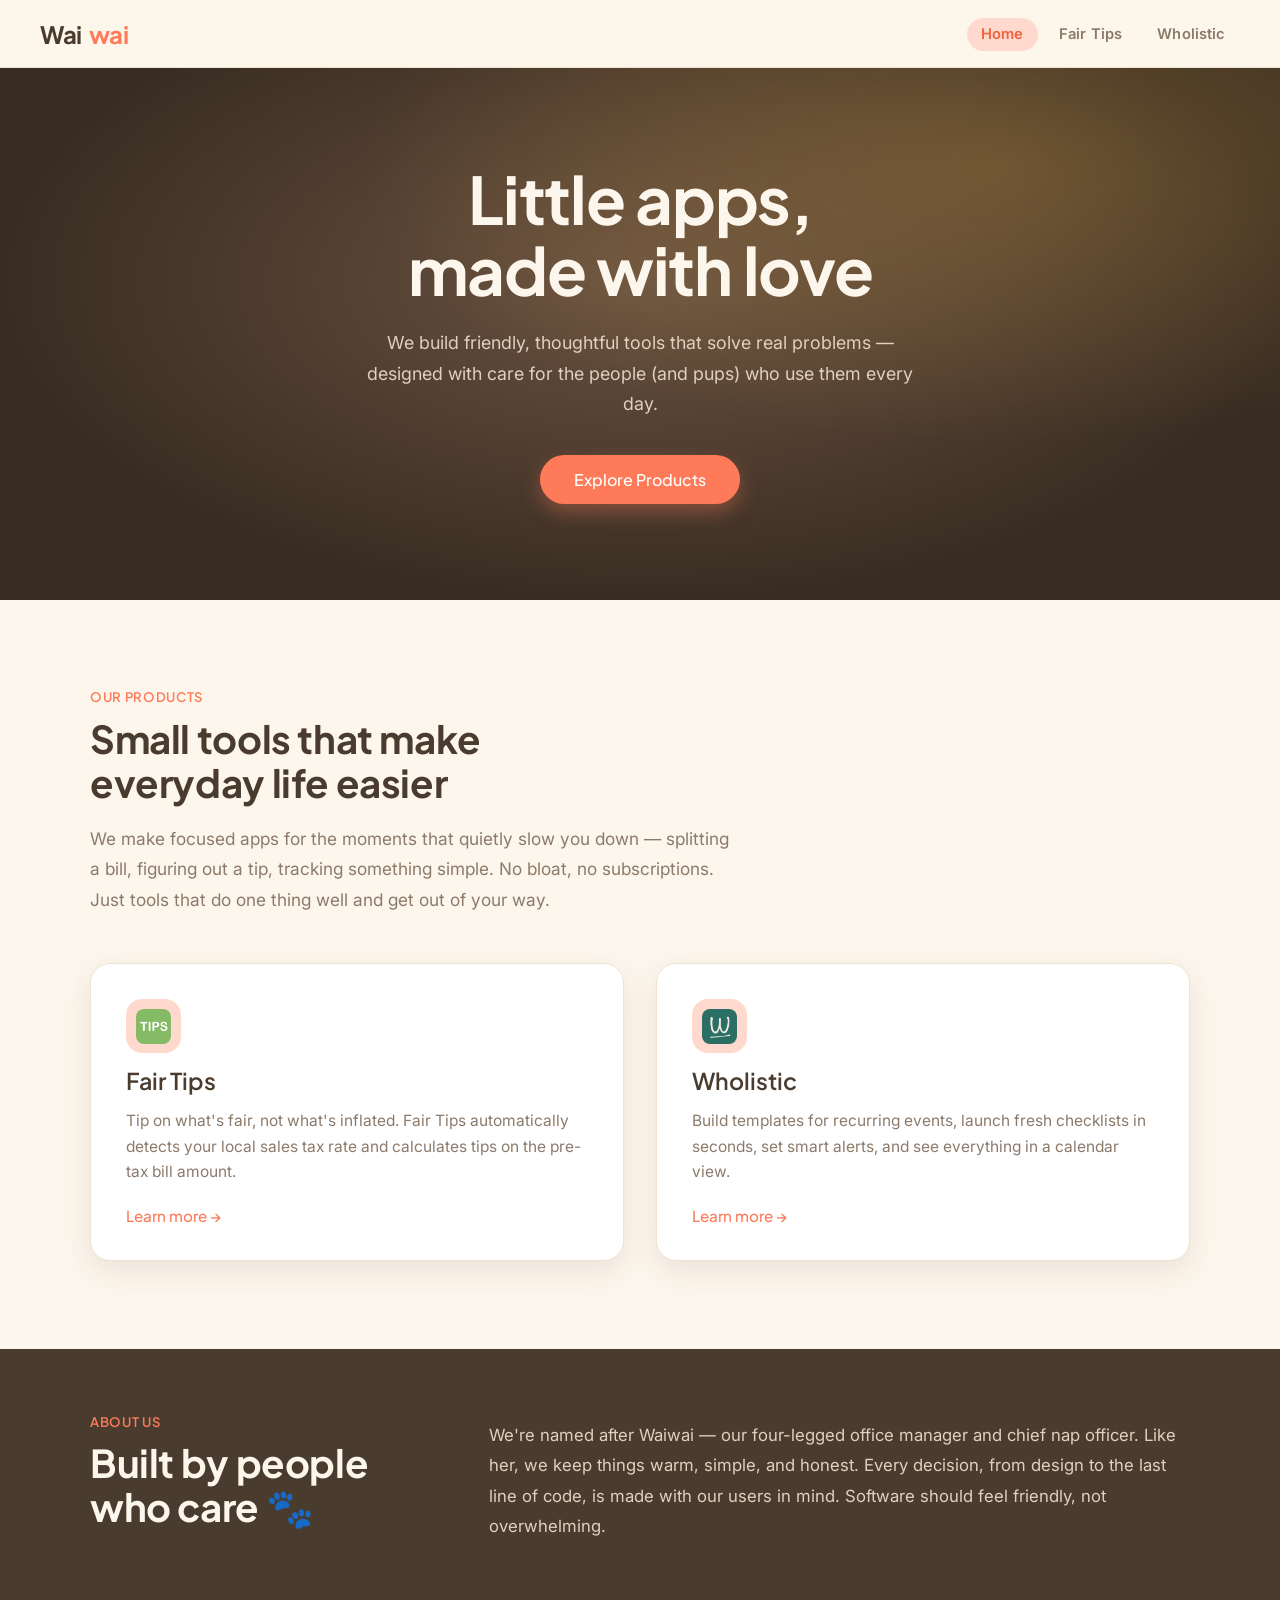
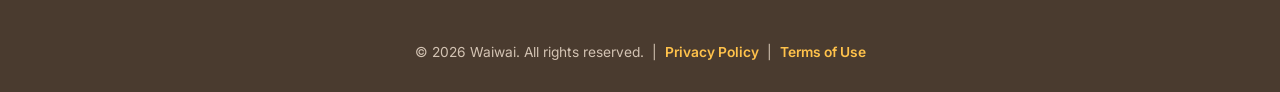
<file: index.html>
<!DOCTYPE html>
<html lang="en">
<head>
  <meta charset="UTF-8" />
  <meta name="viewport" content="width=device-width, initial-scale=1.0" />
  <title>Waiwai — Home</title>
  <meta name="description" content="Welcome to Waiwai. Discover our products built to make your life easier." />
  <link rel="icon" href="/assets/website/favicon.png" type="image/png" />
  <link rel="stylesheet" href="css/style.css" />
</head>
<body>

  <nav>
    <a class="nav-logo" href="index.html">Wai<span>wai</span></a>
    <ul class="nav-links">
      <li><a href="index.html">Home</a></li>
      <li><a href="fair_tips.html">Fair Tips</a></li>
      <li><a href="wholistic.html">Wholistic</a></li>
    </ul>
  </nav>

  <main>

    <!-- Hero -->
    <section class="hero">
      <div class="hero-bg"></div>
      <div class="hero-content">
        <h1 class="fade-up fade-up-d1">Little apps,<br/>made with&nbsp;love</h1>
        <p class="fade-up fade-up-d2">
          We build friendly, thoughtful tools that solve real problems —
          designed with care for the people (and pups) who use them every day.
        </p>
        <div class="fade-up fade-up-d3">
          <a class="btn" href="#products">Explore Products</a>
        </div>
      </div>
    </section>

    <!-- Products section -->
    <section class="section" id="products">
      <div class="section-inner">
        <p class="section-label">Our Products</p>
        <h2 class="section-title">Small tools that make<br/>everyday life easier</h2>
        <p class="section-body">
          We make focused apps for the moments that quietly slow you down — splitting a bill,
          figuring out a tip, tracking something simple. No bloat, no subscriptions. Just tools
          that do one thing well and get out of your way.
        </p>

        <div class="product-grid">
          <a class="product-card" href="fair_tips.html">
            <div class="product-card-icon"><img src="assets/fair_tips/icon.png" alt="Fair Tips icon" style="width:2.2rem; height:2.2rem; object-fit:contain; border-radius:8px;" /></div>
            <h3>Fair Tips</h3>
            <p>
              Tip on what's fair, not what's inflated. Fair Tips automatically detects your
              local sales tax rate and calculates tips on the pre-tax bill amount.
            </p>
            <span class="card-link">Learn more →</span>
          </a>

          <a class="product-card" href="wholistic.html">
            <div class="product-card-icon"><img src="assets/wholistic/icon.png" alt="Wholistic icon" style="width:2.2rem; height:2.2rem; object-fit:contain; border-radius:8px;" /></div>
            <h3>Wholistic</h3>
            <p>
              Build templates for recurring events, launch fresh checklists in seconds,
              set smart alerts, and see everything in a calendar view.
            </p>
            <span class="card-link">Learn more →</span>
          </a>

          <!-- To add more products, copy a .product-card block here and link to pages/productN.html -->
        </div>
      </div>
    </section>

    <!-- About strip -->
    <section class="section" style="background: var(--ink); color: var(--cream); padding: 4rem 2rem;">
      <div class="section-inner" style="display:flex; flex-wrap:wrap; gap:3rem; align-items:center;">
        <div style="flex:1; min-width:260px;">
          <p class="section-label">About Us</p>
          <h2 class="section-title" style="color:var(--cream);">Built by people<br/>who care 🐾</h2>
        </div>
        <div style="flex:2; min-width:260px;">
          <p style="color:#e0d0bf; line-height:1.8; font-size:1.05rem;">
            We're named after Waiwai — our four-legged office manager and chief nap officer.
            Like her, we keep things warm, simple, and honest. Every decision, from design to
            the last line of code, is made with our users in mind. Software should feel
            friendly, not overwhelming.
          </p>
        </div>
      </div>
    </section>

  </main>

  <footer>
    <p>
      &copy; <span id="yr"></span> Waiwai. All rights reserved. &nbsp;|&nbsp;
      <a href="privacy.html">Privacy Policy</a> &nbsp;|&nbsp;
      <a href="terms-of-use.html">Terms of Use</a>
    </p>
  </footer>

  <script src="js/nav.js"></script>
  <script>document.getElementById('yr').textContent = new Date().getFullYear();</script>
</body>
</html>
</file>
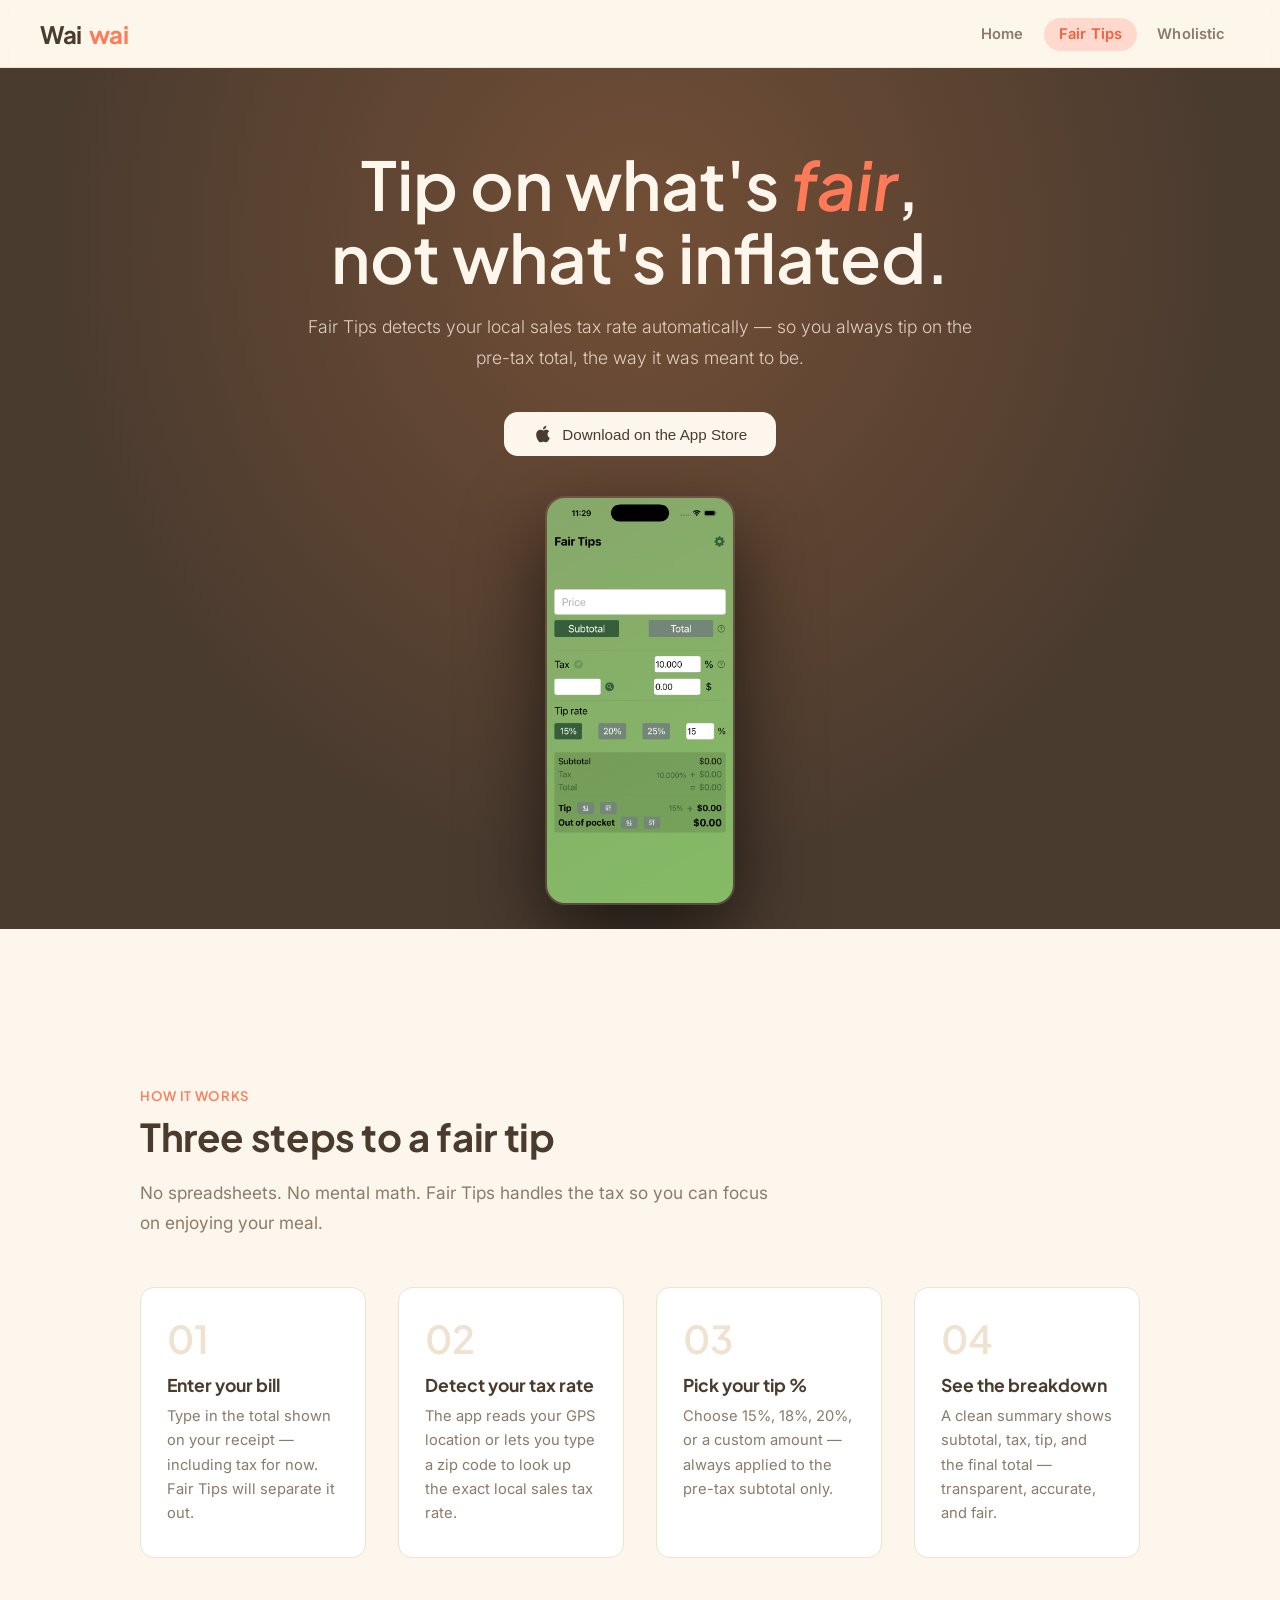
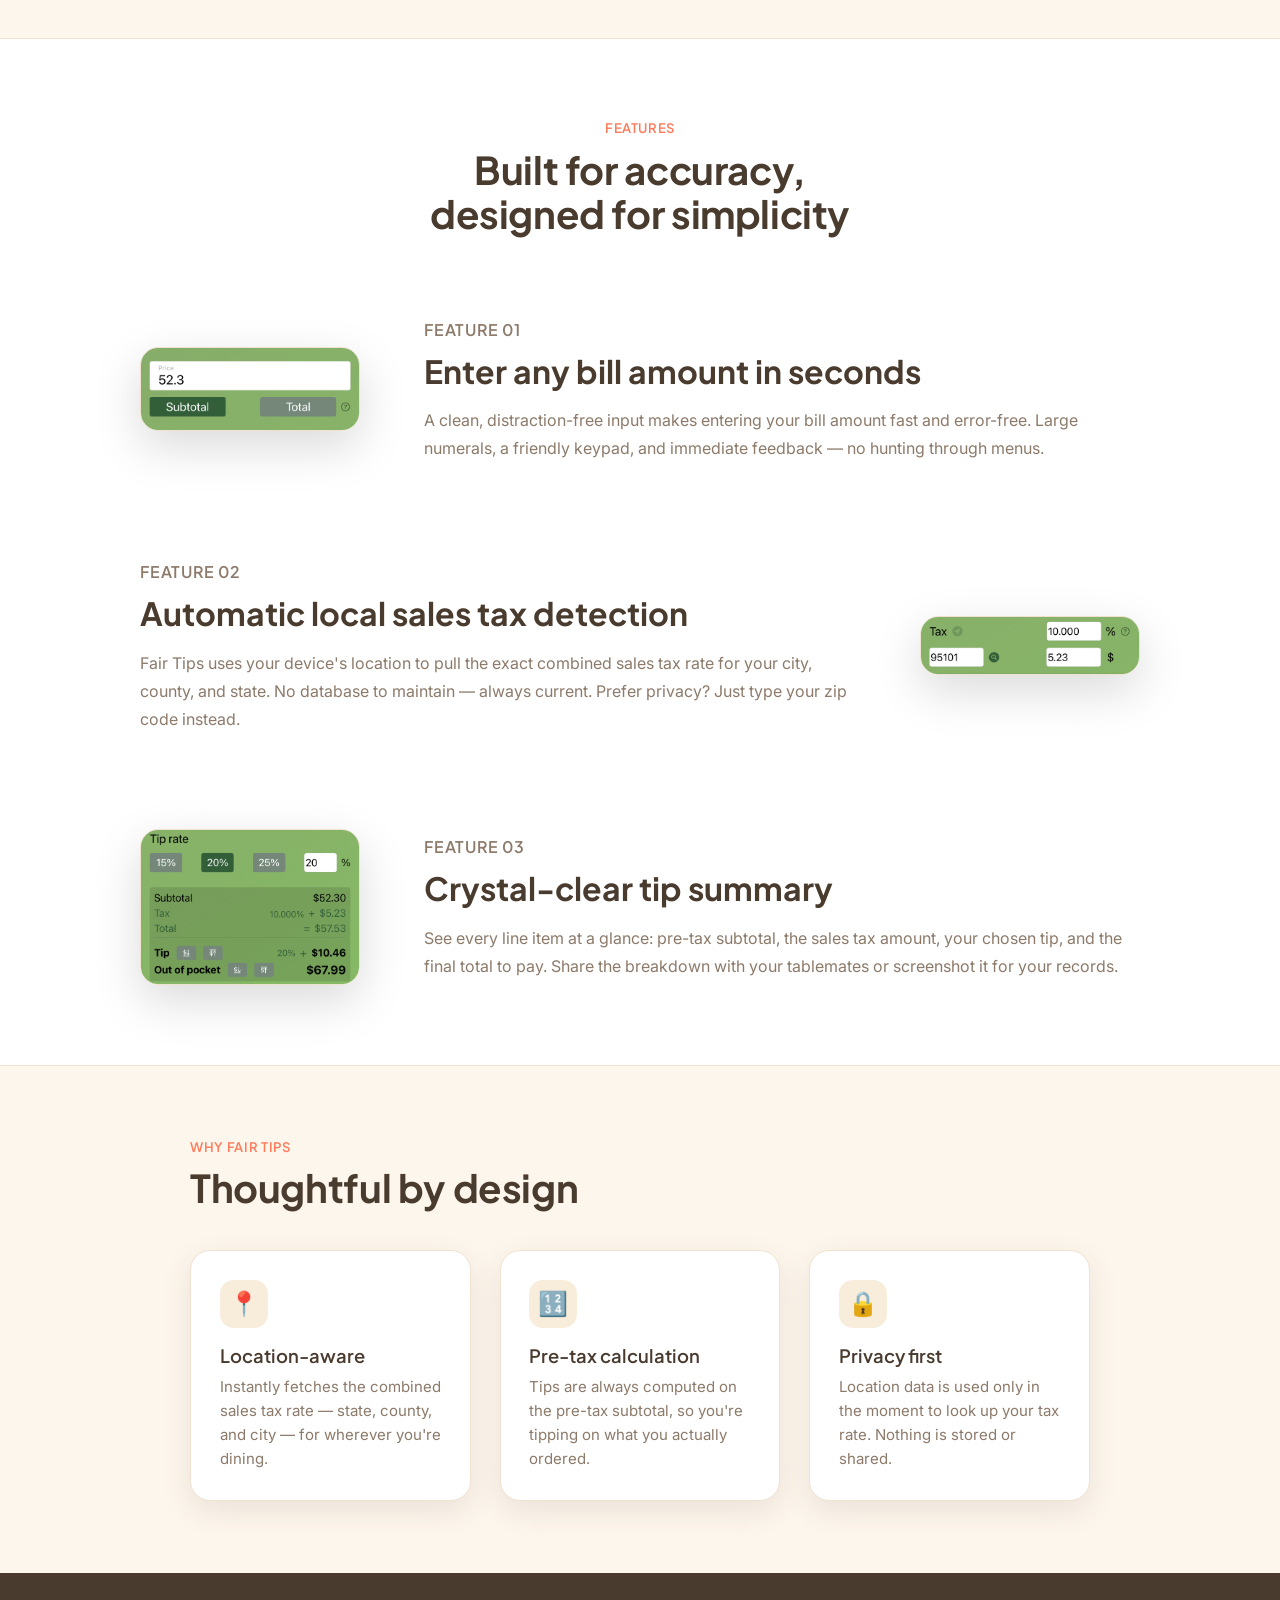
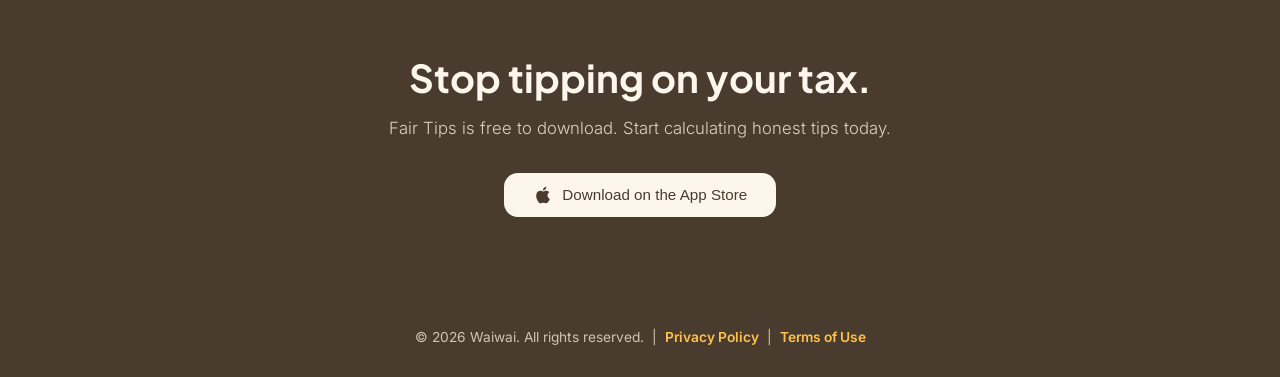
<file: fair_tips.html>
<!DOCTYPE html>
<html lang="en">
<head>
  <meta charset="UTF-8" />
  <meta name="viewport" content="width=device-width, initial-scale=1.0" />
  <title>Fair Tips — Waiwai</title>
  <meta name="description" content="Fair Tips: automatically detect your sales tax rate by location and calculate tips on the pre-tax bill. Available on the App Store." />
  <link rel="icon" href="/assets/website/favicon.png" type="image/png" />
  <link rel="stylesheet" href="css/style.css" />
  <style>
    /* ── FAIR TIPS PAGE-SPECIFIC STYLES ── */

    /* Hero enhancement */
    .ft-hero {
      background: var(--ink);
      padding: 5rem 2rem 0;
      text-align: center;
      position: relative;
      overflow: hidden;
    }

    .ft-hero::before {
      content: '';
      position: absolute;
      inset: 0;
      background: radial-gradient(ellipse at 50% 20%, #7a5237 0%, var(--ink) 65%);
      opacity: .85;
    }

    .ft-hero-inner {
      position: relative;
      z-index: 1;
      max-width: 700px;
      margin: 0 auto;
    }

    .ft-hero-eyebrow {
      font-size: .78rem;
      font-weight: 500;
      letter-spacing: .18em;
      text-transform: uppercase;
      color: var(--accent);
      margin-bottom: 1rem;
    }

    .ft-hero h1 {
      font-family: 'Plus Jakarta Sans', sans-serif;
      font-size: clamp(2.6rem, 6vw, 4.2rem);
      font-weight: 600;
      color: var(--cream);
      line-height: 1.08;
      margin-bottom: 1.2rem;
    }

    .ft-hero h1 em {
      font-style: italic;
      color: var(--accent);
    }

    .ft-hero-sub {
      color: #e0d0bf;
      font-size: 1.1rem;
      line-height: 1.75;
      margin-bottom: 2.4rem;
      font-weight: 300;
    }

    .ft-hero-ctas {
      display: flex;
      gap: 1rem;
      justify-content: center;
      flex-wrap: wrap;
      margin-bottom: 4rem;
    }

    /* App Store badge style */
    .btn-appstore {
      display: inline-flex;
      align-items: center;
      gap: .6rem;
      padding: .75rem 1.8rem;
      background: var(--cream);
      color: var(--ink);
      font-family: 'DM Sans', sans-serif;
      font-weight: 500;
      font-size: .95rem;
      text-decoration: none;
      border-radius: 14px;
      transition: background .2s, transform .15s;
    }

    .btn-appstore:hover { background: #e8e1d4; transform: translateY(-2px); }

    .btn-appstore svg {
      width: 20px;
      height: 20px;
      flex-shrink: 0;
    }

    /* Hero screenshots row */
    .ft-hero-screens {
      position: relative;
      display: flex;
      justify-content: center;
      align-items: flex-end;
      gap: 1.2rem;
      padding: 0 1rem;
    }

    .ft-phone {
      width: 160px;
      flex-shrink: 0;
      border-radius: 20px;
      overflow: hidden;
      box-shadow: 0 24px 60px rgba(0,0,0,.5);
      border: 2px solid rgba(255,255,255,.08);
      transition: transform .3s;
    }

    .ft-phone:hover { transform: translateY(-8px); }

    .ft-phone.center {
      width: 190px;
      transform: translateY(-24px);
      box-shadow: 0 32px 80px rgba(0,0,0,.6);
    }

    .ft-phone.center:hover { transform: translateY(-32px); }

    .ft-phone img {
      width: 100%;
      display: block;
    }

    /* Gradient fade at bottom of hero */
    .ft-hero-fade {
      height: 80px;
      background: linear-gradient(to bottom, transparent, var(--cream));
      margin-top: -2px;
    }

    /* ── HOW IT WORKS ── */
    .ft-how {
      padding: 5rem 2rem;
      background: var(--cream);
    }

    .ft-how-inner {
      max-width: 1000px;
      margin: 0 auto;
    }

    .ft-steps {
      display: grid;
      grid-template-columns: repeat(auto-fit, minmax(200px, 1fr));
      gap: 2rem;
      margin-top: 3rem;
      counter-reset: steps;
    }

    .ft-step {
      position: relative;
      padding: 2rem 1.6rem;
      background: var(--card-bg);
      border: 1px solid var(--border);
      border-radius: 14px;
      counter-increment: steps;
    }

    .ft-step::before {
      content: counter(steps, decimal-leading-zero);
      display: block;
      font-family: 'Plus Jakarta Sans', sans-serif;
      font-size: 2.4rem;
      font-weight: 600;
      color: var(--border);
      line-height: 1;
      margin-bottom: 1rem;
    }

    .ft-step h4 {
      font-family: 'Plus Jakarta Sans', sans-serif;
      font-size: 1.1rem;
      color: var(--ink);
      margin-bottom: .5rem;
    }

    .ft-step p {
      font-size: .92rem;
      color: var(--muted);
      line-height: 1.65;
    }

    /* ── FEATURE SHOWCASE (alternating) ── */
    .ft-showcase {
      padding: 5rem 2rem;
    }

    .ft-showcase-inner { max-width: 1000px; margin: 0 auto; }

    .ft-showcase-row {
      display: flex;
      align-items: center;
      gap: 4rem;
      margin-bottom: 6rem;
    }

    .ft-showcase-row:last-child { margin-bottom: 0; }

    .ft-showcase-row.reverse { flex-direction: row-reverse; }

    .ft-showcase-text { flex: 1; min-width: 240px; }

    .ft-showcase-text .section-label { margin-bottom: .5rem; }

    .ft-showcase-text h3 {
      font-family: 'Plus Jakarta Sans', sans-serif;
      font-size: clamp(1.5rem, 2.5vw, 2rem);
      font-weight: 700;
      color: var(--ink);
      margin-bottom: 1rem;
      line-height: 1.2;
    }

    .ft-showcase-text p {
      color: var(--muted);
      font-size: 1rem;
      line-height: 1.75;
    }

    .ft-showcase-img {
      flex-shrink: 0;
      width: 220px;
    }

    .ft-showcase-img img {
      width: 100%;
      border-radius: 18px;
      box-shadow: 0 16px 48px rgba(0,0,0,.15);
      border: 1px solid var(--border);
      display: block;
    }

    /* ── DARK STRIP CTA ── */
    .ft-cta-strip {
      background: var(--ink);
      padding: 5rem 2rem;
      text-align: center;
    }

    .ft-cta-strip h2 {
      font-family: 'Plus Jakarta Sans', sans-serif;
      font-size: clamp(1.8rem, 3vw, 2.8rem);
      color: var(--cream);
      margin-bottom: 1rem;
    }

    .ft-cta-strip p {
      color: #e0d0bf;
      font-size: 1.05rem;
      margin-bottom: 2.2rem;
      font-weight: 300;
    }

    /* ── RESPONSIVE ── */
    @media (max-width: 768px) {
      .ft-showcase-row,
      .ft-showcase-row.reverse {
        flex-direction: column;
        gap: 2rem;
        margin-bottom: 4rem;
      }

      .ft-showcase-img { width: 180px; margin: 0 auto; }

      .ft-phone { width: 120px; }
      .ft-phone.center { width: 145px; }

      .ft-hero-ctas { flex-direction: column; align-items: center; }
    }

    @media (max-width: 480px) {
      .ft-phone { display: none; }
      .ft-phone.center { display: block; width: 200px; transform: none; }
    }
  </style>
</head>
<body>

  <nav>
    <a class="nav-logo" href="index.html">Wai<span>wai</span></a>
    <ul class="nav-links">
      <li><a href="index.html">Home</a></li>
      <li><a href="fair_tips.html" class="active">Fair Tips</a></li>
      <li><a href="wholistic.html">Wholistic</a></li>
    </ul>
  </nav>

  <main>

    <!-- ── HERO ── -->
    <section class="ft-hero">
      <div class="ft-hero-inner">
        <h1 class="fade-up">Tip on what's <em>fair</em>,<br/>not what's inflated.</h1>
        <p class="ft-hero-sub fade-up fade-up-d2">
          Fair Tips detects your local sales tax rate automatically — so you
          always tip on the pre-tax total, the way it was meant to be.
        </p>
        <div class="ft-hero-ctas fade-up fade-up-d3">
          <a class="btn-appstore" href="https://apps.apple.com/us/app/fair-tips/id6502357717">
            <svg viewBox="0 0 24 24" fill="currentColor" aria-hidden="true">
              <path d="M18.71 19.5c-.83 1.24-1.71 2.45-3.05 2.47-1.34.03-1.77-.79-3.29-.79-1.53 0-2 .77-3.27.82-1.31.05-2.3-1.32-3.14-2.53C4.25 17 2.94 12.45 4.7 9.39c.87-1.52 2.43-2.48 4.12-2.51 1.28-.02 2.5.87 3.29.87.78 0 2.26-1.07 3.8-.91.65.03 2.47.26 3.64 1.98-.09.06-2.17 1.28-2.15 3.81.03 3.02 2.65 4.03 2.68 4.04-.03.07-.42 1.44-1.38 2.83M13 3.5c.73-.83 1.94-1.46 2.94-1.5.13 1.17-.34 2.35-1.04 3.19-.69.85-1.83 1.51-2.95 1.42-.15-1.15.41-2.35 1.05-3.11z"/>
            </svg>
            Download on the App Store
          </a>
        </div>
      </div>

      <!-- Screenshots row -->
      <div class="ft-hero-screens fade-up fade-up-d3">
        <div class="ft-phone center">
          <img src="assets/fair_tips/screenshot-full.png" alt="Fair Tips full app view" />
        </div>
      </div>
    </section>

    <!-- Gradient fade from hero into content -->
    <div class="ft-hero-fade"></div>

    <!-- ── HOW IT WORKS ── -->
    <section class="ft-how">
      <div class="ft-how-inner">
        <p class="section-label">How It Works</p>
        <h2 class="section-title">Three steps to a fair tip</h2>
        <p class="section-body">
          No spreadsheets. No mental math. Fair Tips handles the tax so you can
          focus on enjoying your meal.
        </p>

        <div class="ft-steps">
          <div class="ft-step">
            <h4>Enter your bill</h4>
            <p>Type in the total shown on your receipt — including tax for now. Fair Tips will separate it out.</p>
          </div>
          <div class="ft-step">
            <h4>Detect your tax rate</h4>
            <p>The app reads your GPS location or lets you type a zip code to look up the exact local sales tax rate.</p>
          </div>
          <div class="ft-step">
            <h4>Pick your tip %</h4>
            <p>Choose 15%, 18%, 20%, or a custom amount — always applied to the pre-tax subtotal only.</p>
          </div>
          <div class="ft-step">
            <h4>See the breakdown</h4>
            <p>A clean summary shows subtotal, tax, tip, and the final total — transparent, accurate, and fair.</p>
          </div>
        </div>
      </div>
    </section>

    <!-- ── FEATURE SHOWCASE ── -->
    <section class="ft-showcase" style="background: var(--card-bg); border-top: 1px solid var(--border); border-bottom: 1px solid var(--border);">
      <div class="ft-showcase-inner">

        <div style="text-align:center; max-width:600px; margin: 0 auto 5rem;">
          <p class="section-label">Features</p>
          <h2 class="section-title">Built for accuracy,<br/>designed for simplicity</h2>
        </div>

        <!-- Feature 1 -->
        <div class="ft-showcase-row">
          <div class="ft-showcase-img">
            <img src="assets/fair_tips/screenshot-price-input.png" alt="Entering the bill amount" />
          </div>
          <div class="ft-showcase-text">
            <p class="section-label">Feature 01</p>
            <h3>Enter any bill amount in seconds</h3>
            <p>
              A clean, distraction-free input makes entering your bill amount fast and
              error-free. Large numerals, a friendly keypad, and immediate feedback —
              no hunting through menus.
            </p>
          </div>
        </div>

        <!-- Feature 2 -->
        <div class="ft-showcase-row reverse">
          <div class="ft-showcase-img">
            <img src="assets/fair_tips/screenshot-tax.png" alt="Automatic tax rate detection" />
          </div>
          <div class="ft-showcase-text">
            <p class="section-label">Feature 02</p>
            <h3>Automatic local sales tax detection</h3>
            <p>
              Fair Tips uses your device's location to pull the exact combined sales tax
              rate for your city, county, and state. No database to maintain — always
              current. Prefer privacy? Just type your zip code instead.
            </p>
          </div>
        </div>

        <!-- Feature 3 -->
        <div class="ft-showcase-row">
          <div class="ft-showcase-img">
            <img src="assets/fair_tips/screenshot-summary.png" alt="Clean tip summary" />
          </div>
          <div class="ft-showcase-text">
            <p class="section-label">Feature 03</p>
            <h3>Crystal-clear tip summary</h3>
            <p>
              See every line item at a glance: pre-tax subtotal, the sales tax amount,
              your chosen tip, and the final total to pay. Share the breakdown with
              your tablemates or screenshot it for your records.
            </p>
          </div>
        </div>

      </div>
    </section>

    <!-- ── FEATURES GRID ── -->
    <section class="product-content">
      <div class="product-content-inner">

        <p class="section-label">Why Fair Tips</p>
        <h2 class="section-title">Thoughtful by design</h2>

        <div class="features-grid">
          <div class="feature-item">
            <div class="icon">📍</div>
            <h4>Location-aware</h4>
            <p>Instantly fetches the combined sales tax rate — state, county, and city — for wherever you're dining.</p>
          </div>
          <div class="feature-item">
            <div class="icon">🔢</div>
            <h4>Pre-tax calculation</h4>
            <p>Tips are always computed on the pre-tax subtotal, so you're tipping on what you actually ordered.</p>
          </div>
          <div class="feature-item">
            <div class="icon">🔒</div>
            <h4>Privacy first</h4>
            <p>Location data is used only in the moment to look up your tax rate. Nothing is stored or shared.</p>
          </div>
        </div>

      </div>
    </section>

    <!-- ── FINAL CTA STRIP ── -->
    <section class="ft-cta-strip">
      <h2 class="fade-up">Stop tipping on your tax.</h2>
      <p class="fade-up fade-up-d1">Fair Tips is free to download. Start calculating honest tips today.</p>
      <a class="btn-appstore fade-up fade-up-d2" href="https://apps.apple.com/us/app/fair-tips/id6502357717">
        <svg viewBox="0 0 24 24" fill="currentColor" aria-hidden="true" style="width:20px;height:20px;">
          <path d="M18.71 19.5c-.83 1.24-1.71 2.45-3.05 2.47-1.34.03-1.77-.79-3.29-.79-1.53 0-2 .77-3.27.82-1.31.05-2.3-1.32-3.14-2.53C4.25 17 2.94 12.45 4.7 9.39c.87-1.52 2.43-2.48 4.12-2.51 1.28-.02 2.5.87 3.29.87.78 0 2.26-1.07 3.8-.91.65.03 2.47.26 3.64 1.98-.09.06-2.17 1.28-2.15 3.81.03 3.02 2.65 4.03 2.68 4.04-.03.07-.42 1.44-1.38 2.83M13 3.5c.73-.83 1.94-1.46 2.94-1.5.13 1.17-.34 2.35-1.04 3.19-.69.85-1.83 1.51-2.95 1.42-.15-1.15.41-2.35 1.05-3.11z"/>
        </svg>
        Download on the App Store
      </a>
    </section>

  </main>

  <footer>
    <p>
      &copy; <span id="yr"></span> Waiwai. All rights reserved. &nbsp;|&nbsp;
      <a href="privacy.html">Privacy Policy</a> &nbsp;|&nbsp;
      <a href="terms-of-use.html">Terms of Use</a>
    </p>
  </footer>

  <script src="js/nav.js"></script>
  <script>document.getElementById('yr').textContent = new Date().getFullYear();</script>
</body>
</html>
</file>
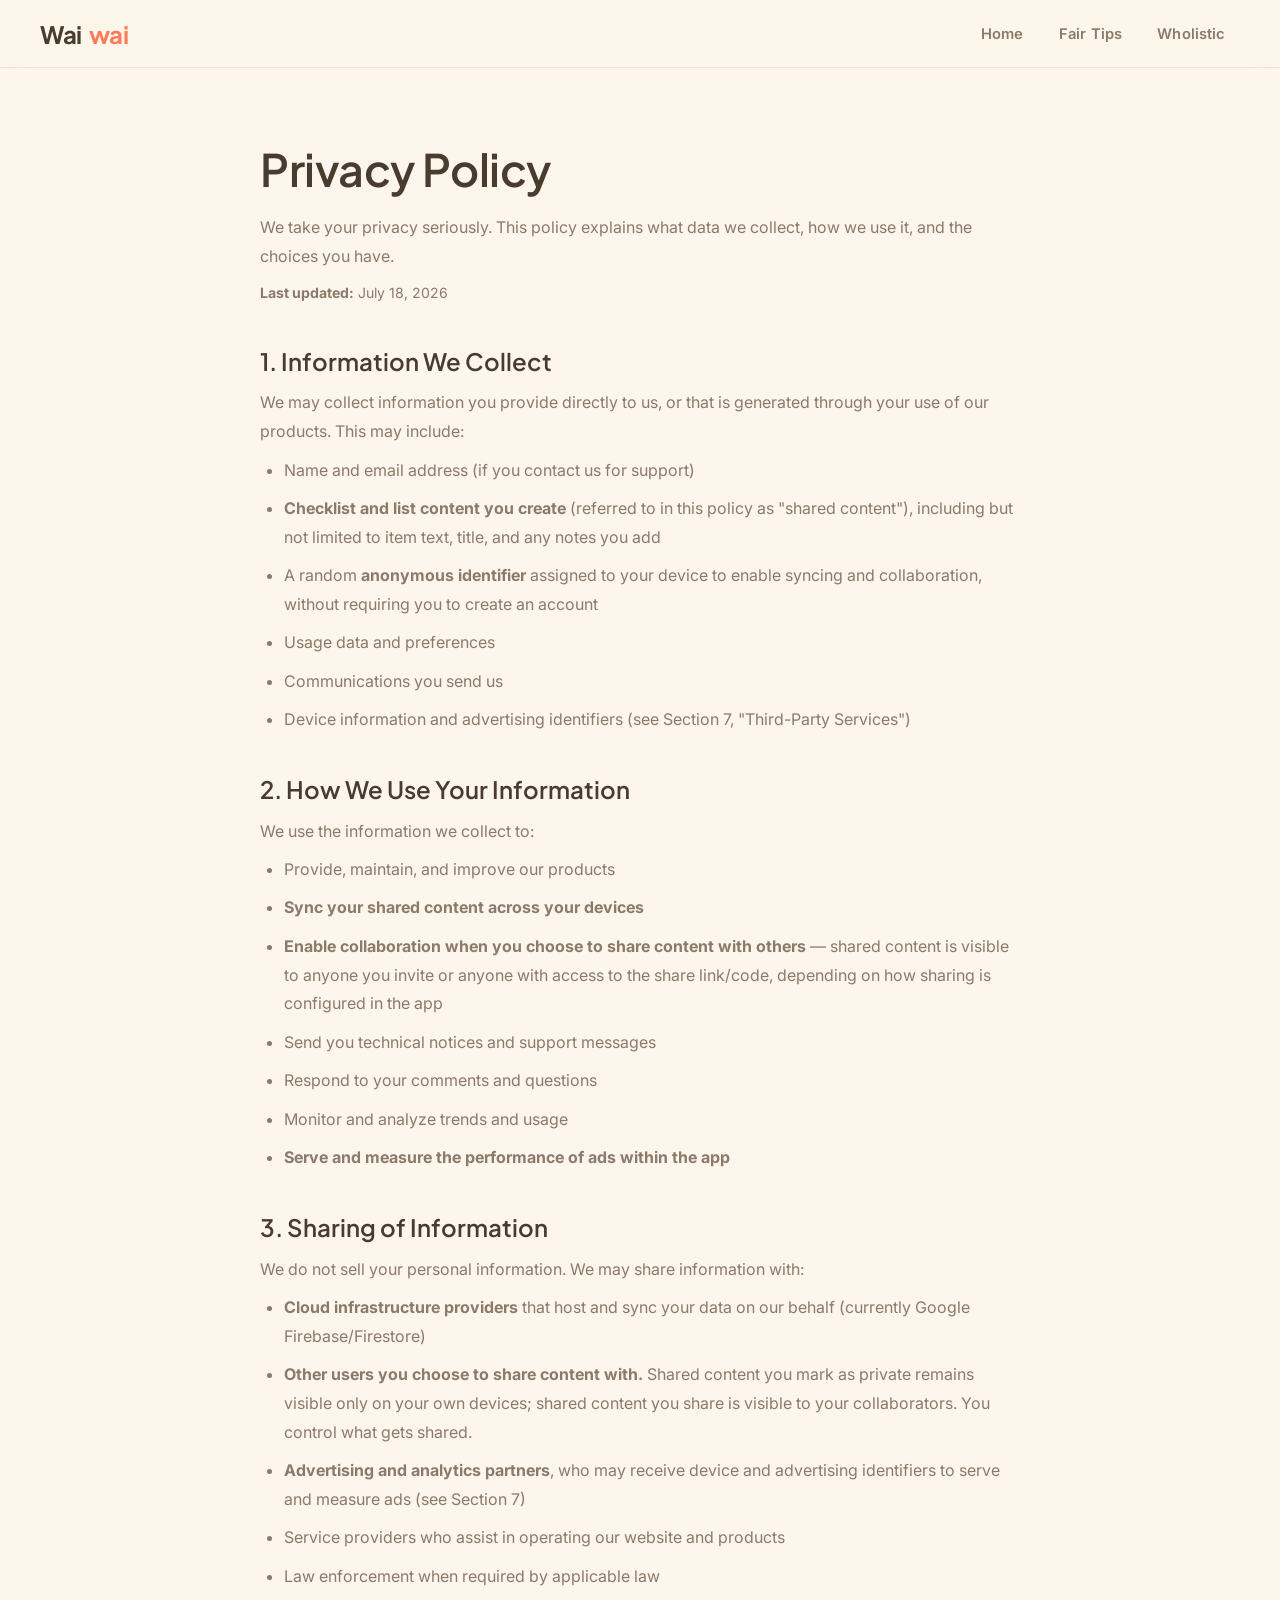
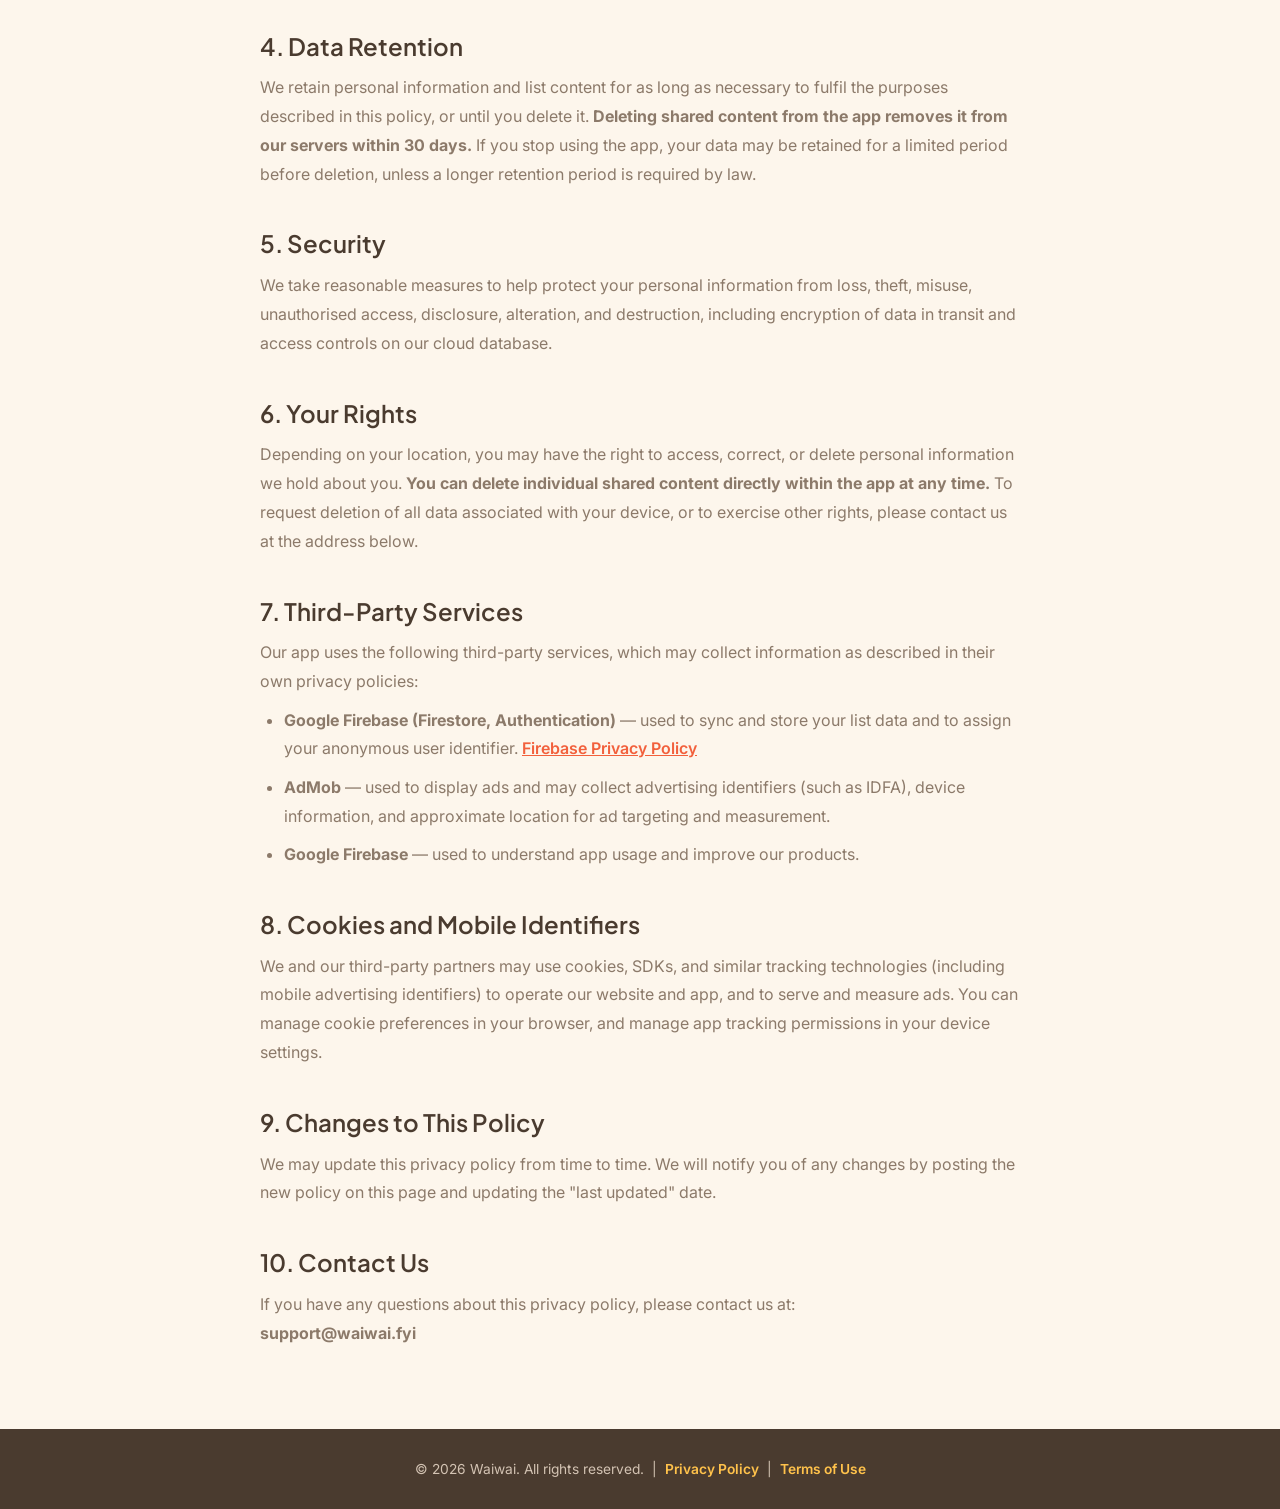
<file: privacy.html>
<!DOCTYPE html>
<html lang="en">
<head>
  <meta charset="UTF-8" />
  <meta name="viewport" content="width=device-width, initial-scale=1.0" />
  <title>Privacy Policy — Waiwai</title>
  <meta name="description" content="Waiwai privacy policy — how we collect, use, and protect your data." />
  <link rel="icon" href="/assets/website/favicon.png" type="image/png" />
  <link rel="stylesheet" href="css/style.css" />
</head>
<body>

  <nav>
    <a class="nav-logo" href="index.html">Wai<span>wai</span></a>
    <ul class="nav-links">
      <li><a href="index.html">Home</a></li>
      <li><a href="fair_tips.html">Fair Tips</a></li>
      <li><a href="wholistic.html">Wholistic</a></li>
    </ul>
  </nav>

  <main>

    <section class="privacy-content">
      <div class="privacy-inner">

        <h1>Privacy Policy</h1>

        <p>We take your privacy seriously. This policy explains what data we collect, how we use it, and the choices you have.</p>

        <p class="last-updated"><strong>Last updated:</strong> July 18, 2026</p>

        <h2>1. Information We Collect</h2>
        <p>We may collect information you provide directly to us, or that is generated through your use of our products. This may include:</p>
        <ul>
          <li>Name and email address (if you contact us for support)</li>
          <li><strong>Checklist and list content you create</strong> (referred to in this policy as "shared content"), including but not limited to item text, title, and any notes you add</li>
          <li>A random <strong>anonymous identifier</strong> assigned to your device to enable syncing and collaboration, without requiring you to create an account</li>
          <li>Usage data and preferences</li>
          <li>Communications you send us</li>
          <li>Device information and advertising identifiers (see Section 7, "Third-Party Services")</li>
        </ul>

        <h2>2. How We Use Your Information</h2>
        <p>We use the information we collect to:</p>
        <ul>
          <li>Provide, maintain, and improve our products</li>
          <li><strong>Sync your shared content across your devices</strong></li>
          <li><strong>Enable collaboration when you choose to share content with others</strong> — shared content is visible to anyone you invite or anyone with access to the share link/code, depending on how sharing is configured in the app</li>
          <li>Send you technical notices and support messages</li>
          <li>Respond to your comments and questions</li>
          <li>Monitor and analyze trends and usage</li>
          <li><strong>Serve and measure the performance of ads within the app</strong></li>
        </ul>

        <h2>3. Sharing of Information</h2>
        <p>We do not sell your personal information. We may share information with:</p>
        <ul>
          <li><strong>Cloud infrastructure providers</strong> that host and sync your data on our behalf (currently Google Firebase/Firestore)</li>
          <li><strong>Other users you choose to share content with.</strong> Shared content you mark as private remains visible only on your own devices; shared content you share is visible to your collaborators. You control what gets shared.</li>
          <li><strong>Advertising and analytics partners</strong>, who may receive device and advertising identifiers to serve and measure ads (see Section 7)</li>
          <li>Service providers who assist in operating our website and products</li>
          <li>Law enforcement when required by applicable law</li>
        </ul>

        <h2>4. Data Retention</h2>
        <p>We retain personal information and list content for as long as necessary to fulfil the purposes described in this policy, or until you delete it. <strong>Deleting shared content from the app removes it from our servers within 30 days.</strong> If you stop using the app, your data may be retained for a limited period before deletion, unless a longer retention period is required by law.</p>

        <h2>5. Security</h2>
        <p>We take reasonable measures to help protect your personal information from loss, theft, misuse, unauthorised access, disclosure, alteration, and destruction, including encryption of data in transit and access controls on our cloud database.</p>

        <h2>6. Your Rights</h2>
        <p>Depending on your location, you may have the right to access, correct, or delete personal information we hold about you. <strong>You can delete individual shared content directly within the app at any time.</strong> To request deletion of all data associated with your device, or to exercise other rights, please contact us at the address below.</p>

        <h2>7. Third-Party Services</h2>
        <p>Our app uses the following third-party services, which may collect information as described in their own privacy policies:</p>
        <ul>
          <li><strong>Google Firebase (Firestore, Authentication)</strong> — used to sync and store your list data and to assign your anonymous user identifier. <a href="https://firebase.google.com/support/privacy">Firebase Privacy Policy</a></li>
          <li><strong>AdMob</strong> — used to display ads and may collect advertising identifiers (such as IDFA), device information, and approximate location for ad targeting and measurement.</li>
          <li><strong>Google Firebase</strong> — used to understand app usage and improve our products.</li>
        </ul>

        <h2>8. Cookies and Mobile Identifiers</h2>
        <p>We and our third-party partners may use cookies, SDKs, and similar tracking technologies (including mobile advertising identifiers) to operate our website and app, and to serve and measure ads. You can manage cookie preferences in your browser, and manage app tracking permissions in your device settings.</p>

        <h2>9. Changes to This Policy</h2>
        <p>We may update this privacy policy from time to time. We will notify you of any changes by posting the new policy on this page and updating the "last updated" date.</p>

        <h2>10. Contact Us</h2>
        <p>If you have any questions about this privacy policy, please contact us at:<br>
        <strong>support@waiwai.fyi</strong></p>

      </div>
    </section>

  </main>

  <footer>
    <p>
      &copy; <span id="yr"></span> Waiwai. All rights reserved. &nbsp;|&nbsp;
      <a href="privacy.html">Privacy Policy</a> &nbsp;|&nbsp;
      <a href="terms-of-use.html">Terms of Use</a>
    </p>
  </footer>

  <script src="js/nav.js"></script>
  <script>document.getElementById('yr').textContent = new Date().getFullYear();</script>
</body>
</html>
</file>
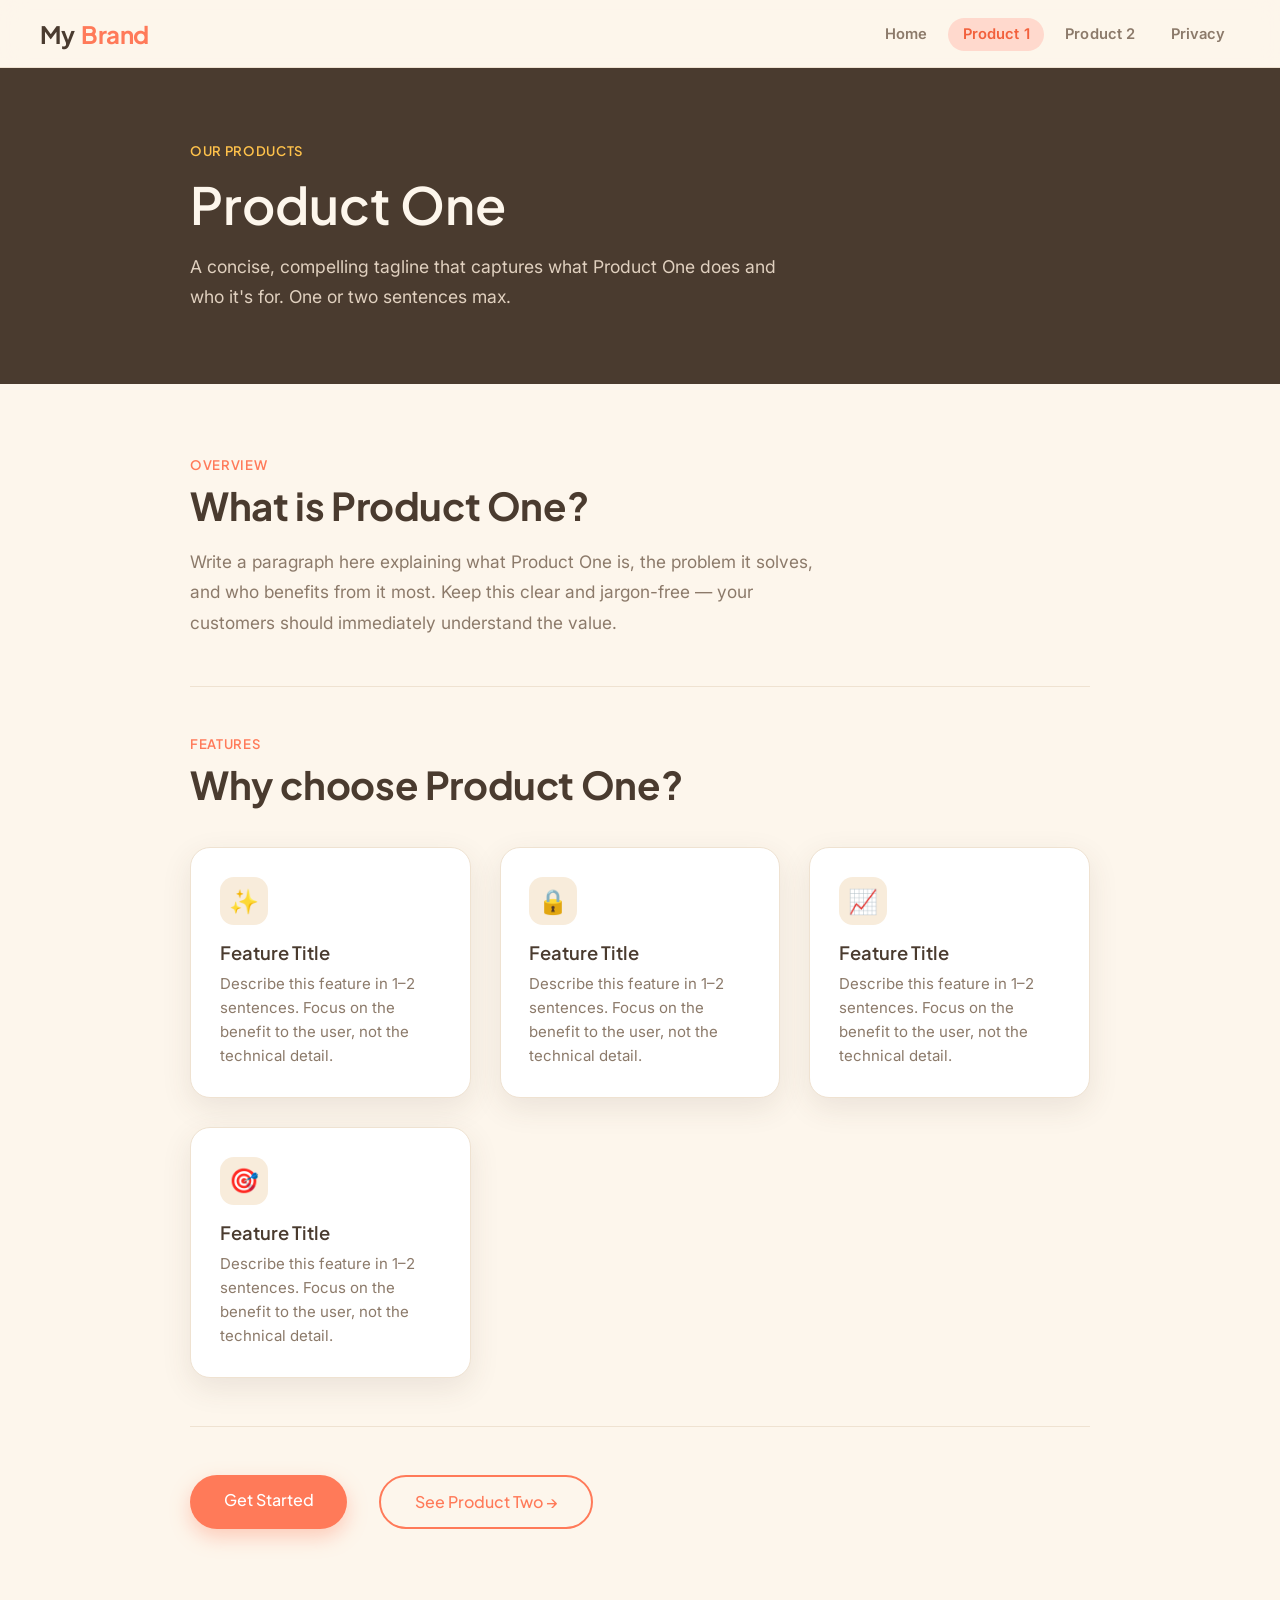
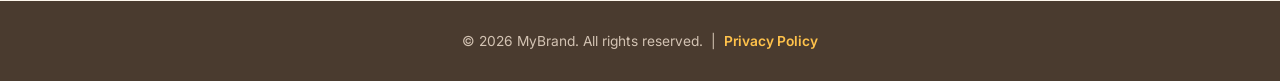
<file: product1.html>
<!DOCTYPE html>
<html lang="en">
<head>
  <meta charset="UTF-8" />
  <meta name="viewport" content="width=device-width, initial-scale=1.0" />
  <title>Product One — MyBrand</title>
  <meta name="description" content="Learn about Product One by MyBrand." />
  <link rel="stylesheet" href="../css/style.css" />
</head>
<body>

  <nav>
    <a class="nav-logo" href="../index.html">My<span>Brand</span></a>
    <ul class="nav-links">
      <li><a href="../index.html">Home</a></li>
      <li><a href="product1.html">Product 1</a></li>
      <li><a href="product2.html">Product 2</a></li>
      <li><a href="privacy.html">Privacy</a></li>
    </ul>
  </nav>

  <main>

    <!-- Product Header -->
    <header class="product-header">
      <div class="product-header-inner">
        <p class="eyebrow fade-up">Our Products</p>
        <h1 class="fade-up fade-up-d1">Product One</h1>
        <p class="fade-up fade-up-d2">
          A concise, compelling tagline that captures what Product One does and
          who it's for. One or two sentences max.
        </p>
      </div>
    </header>

    <!-- Overview -->
    <section class="product-content">
      <div class="product-content-inner">

        <p class="section-label">Overview</p>
        <h2 class="section-title">What is Product One?</h2>
        <p class="section-body">
          Write a paragraph here explaining what Product One is, the problem it solves,
          and who benefits from it most. Keep this clear and jargon-free — your customers
          should immediately understand the value.
        </p>

        <hr class="divider" />

        <!-- Feature highlights -->
        <p class="section-label">Features</p>
        <h2 class="section-title">Why choose Product One?</h2>

        <div class="features-grid">
          <div class="feature-item">
            <div class="icon">✨</div>
            <h4>Feature Title</h4>
            <p>Describe this feature in 1–2 sentences. Focus on the benefit to the user, not the technical detail.</p>
          </div>
          <div class="feature-item">
            <div class="icon">🔒</div>
            <h4>Feature Title</h4>
            <p>Describe this feature in 1–2 sentences. Focus on the benefit to the user, not the technical detail.</p>
          </div>
          <div class="feature-item">
            <div class="icon">📈</div>
            <h4>Feature Title</h4>
            <p>Describe this feature in 1–2 sentences. Focus on the benefit to the user, not the technical detail.</p>
          </div>
          <div class="feature-item">
            <div class="icon">🎯</div>
            <h4>Feature Title</h4>
            <p>Describe this feature in 1–2 sentences. Focus on the benefit to the user, not the technical detail.</p>
          </div>
        </div>

        <hr class="divider" />

        <!-- CTA -->
        <div style="display:flex; gap:1rem; flex-wrap:wrap;">
          <a class="btn" href="#">Get Started</a>
          <a class="btn btn-outline" href="product2.html">See Product Two →</a>
        </div>

      </div>
    </section>

  </main>

  <footer>
    <p>
      &copy; <span id="yr"></span> MyBrand. All rights reserved. &nbsp;|&nbsp;
      <a href="privacy.html">Privacy Policy</a>
    </p>
  </footer>

  <script src="../js/nav.js"></script>
  <script>document.getElementById('yr').textContent = new Date().getFullYear();</script>
</body>
</html>
</file>
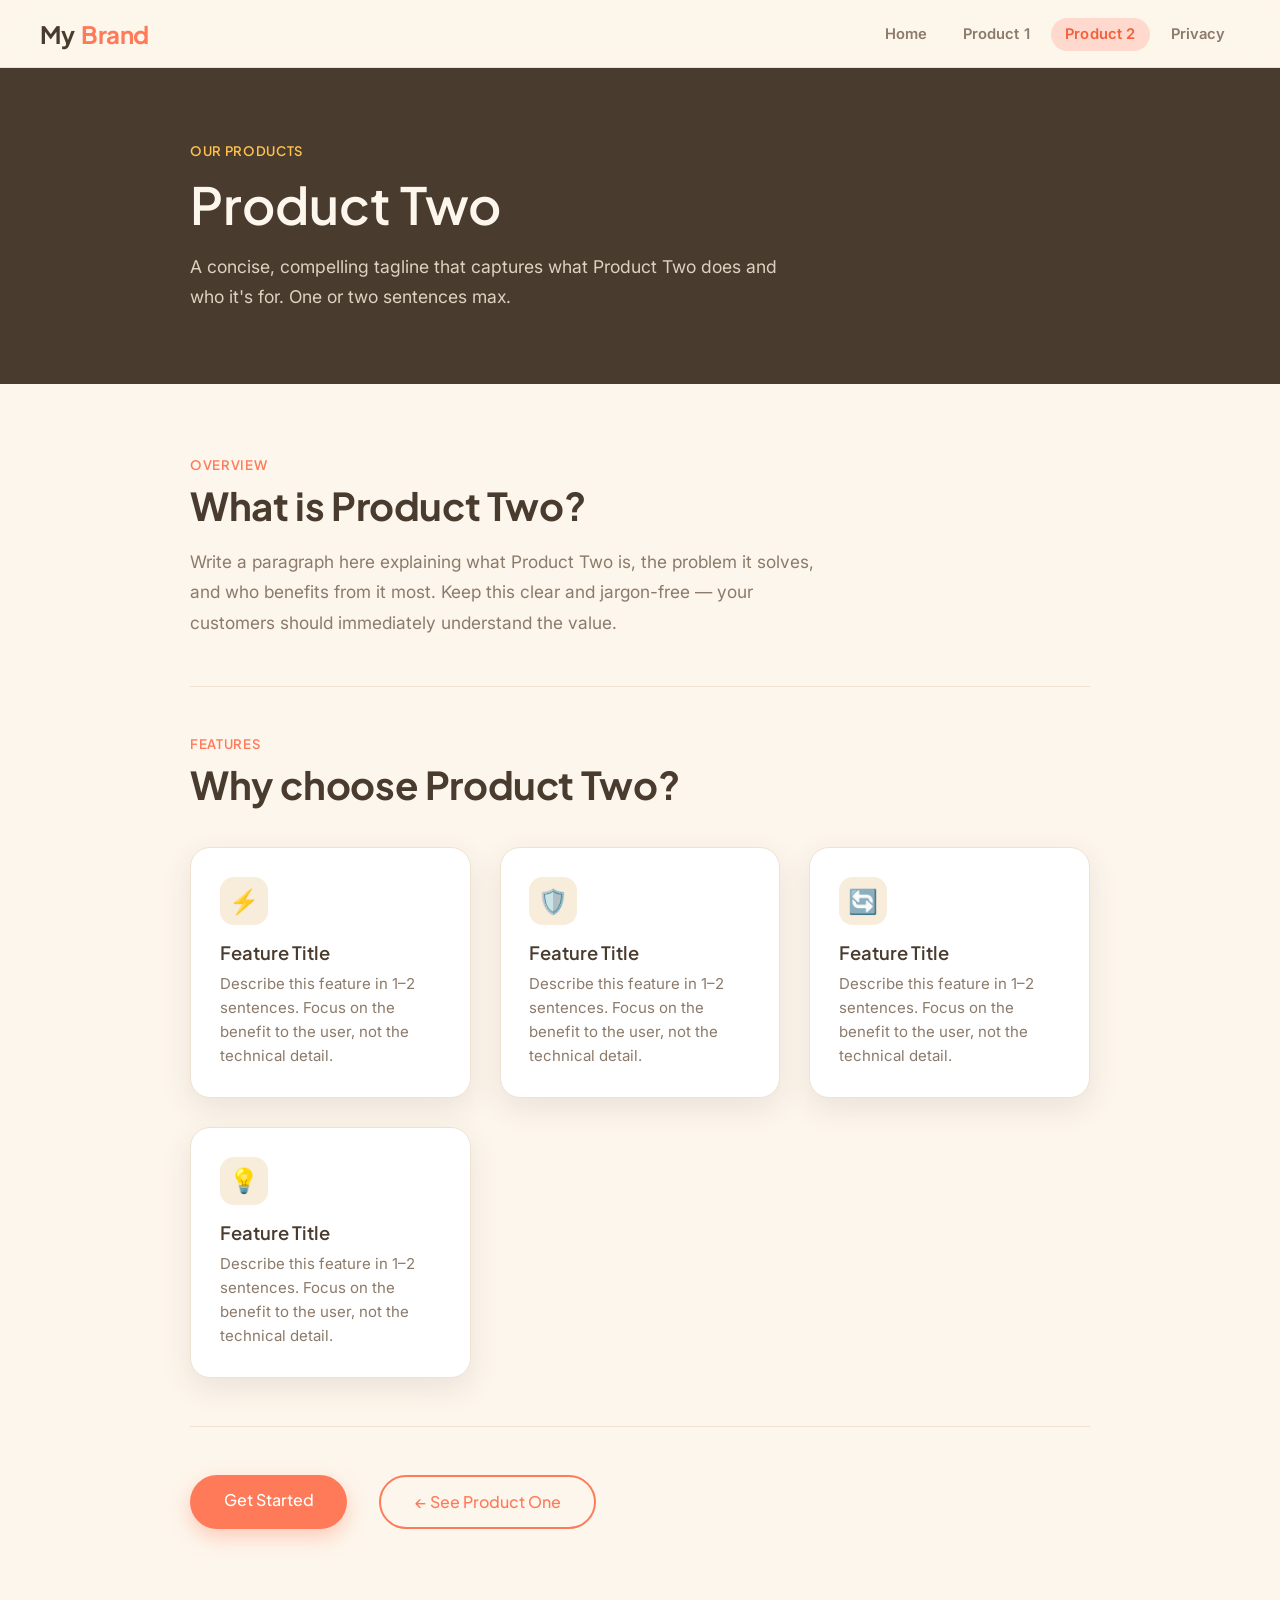
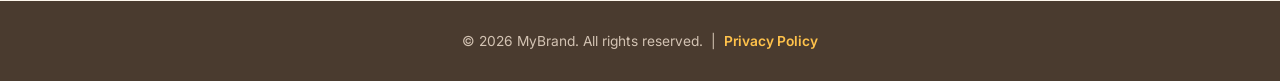
<file: product2.html>
<!DOCTYPE html>
<html lang="en">
<head>
  <meta charset="UTF-8" />
  <meta name="viewport" content="width=device-width, initial-scale=1.0" />
  <title>Product Two — MyBrand</title>
  <meta name="description" content="Learn about Product Two by MyBrand." />
  <link rel="stylesheet" href="../css/style.css" />
</head>
<body>

  <nav>
    <a class="nav-logo" href="../index.html">My<span>Brand</span></a>
    <ul class="nav-links">
      <li><a href="../index.html">Home</a></li>
      <li><a href="product1.html">Product 1</a></li>
      <li><a href="product2.html">Product 2</a></li>
      <li><a href="privacy.html">Privacy</a></li>
    </ul>
  </nav>

  <main>

    <!-- Product Header -->
    <header class="product-header">
      <div class="product-header-inner">
        <p class="eyebrow fade-up">Our Products</p>
        <h1 class="fade-up fade-up-d1">Product Two</h1>
        <p class="fade-up fade-up-d2">
          A concise, compelling tagline that captures what Product Two does and
          who it's for. One or two sentences max.
        </p>
      </div>
    </header>

    <!-- Overview -->
    <section class="product-content">
      <div class="product-content-inner">

        <p class="section-label">Overview</p>
        <h2 class="section-title">What is Product Two?</h2>
        <p class="section-body">
          Write a paragraph here explaining what Product Two is, the problem it solves,
          and who benefits from it most. Keep this clear and jargon-free — your customers
          should immediately understand the value.
        </p>

        <hr class="divider" />

        <!-- Feature highlights -->
        <p class="section-label">Features</p>
        <h2 class="section-title">Why choose Product Two?</h2>

        <div class="features-grid">
          <div class="feature-item">
            <div class="icon">⚡</div>
            <h4>Feature Title</h4>
            <p>Describe this feature in 1–2 sentences. Focus on the benefit to the user, not the technical detail.</p>
          </div>
          <div class="feature-item">
            <div class="icon">🛡️</div>
            <h4>Feature Title</h4>
            <p>Describe this feature in 1–2 sentences. Focus on the benefit to the user, not the technical detail.</p>
          </div>
          <div class="feature-item">
            <div class="icon">🔄</div>
            <h4>Feature Title</h4>
            <p>Describe this feature in 1–2 sentences. Focus on the benefit to the user, not the technical detail.</p>
          </div>
          <div class="feature-item">
            <div class="icon">💡</div>
            <h4>Feature Title</h4>
            <p>Describe this feature in 1–2 sentences. Focus on the benefit to the user, not the technical detail.</p>
          </div>
        </div>

        <hr class="divider" />

        <!-- CTA -->
        <div style="display:flex; gap:1rem; flex-wrap:wrap;">
          <a class="btn" href="#">Get Started</a>
          <a class="btn btn-outline" href="product1.html">← See Product One</a>
        </div>

      </div>
    </section>

  </main>

  <footer>
    <p>
      &copy; <span id="yr"></span> MyBrand. All rights reserved. &nbsp;|&nbsp;
      <a href="privacy.html">Privacy Policy</a>
    </p>
  </footer>

  <script src="../js/nav.js"></script>
  <script>document.getElementById('yr').textContent = new Date().getFullYear();</script>
</body>
</html>
</file>
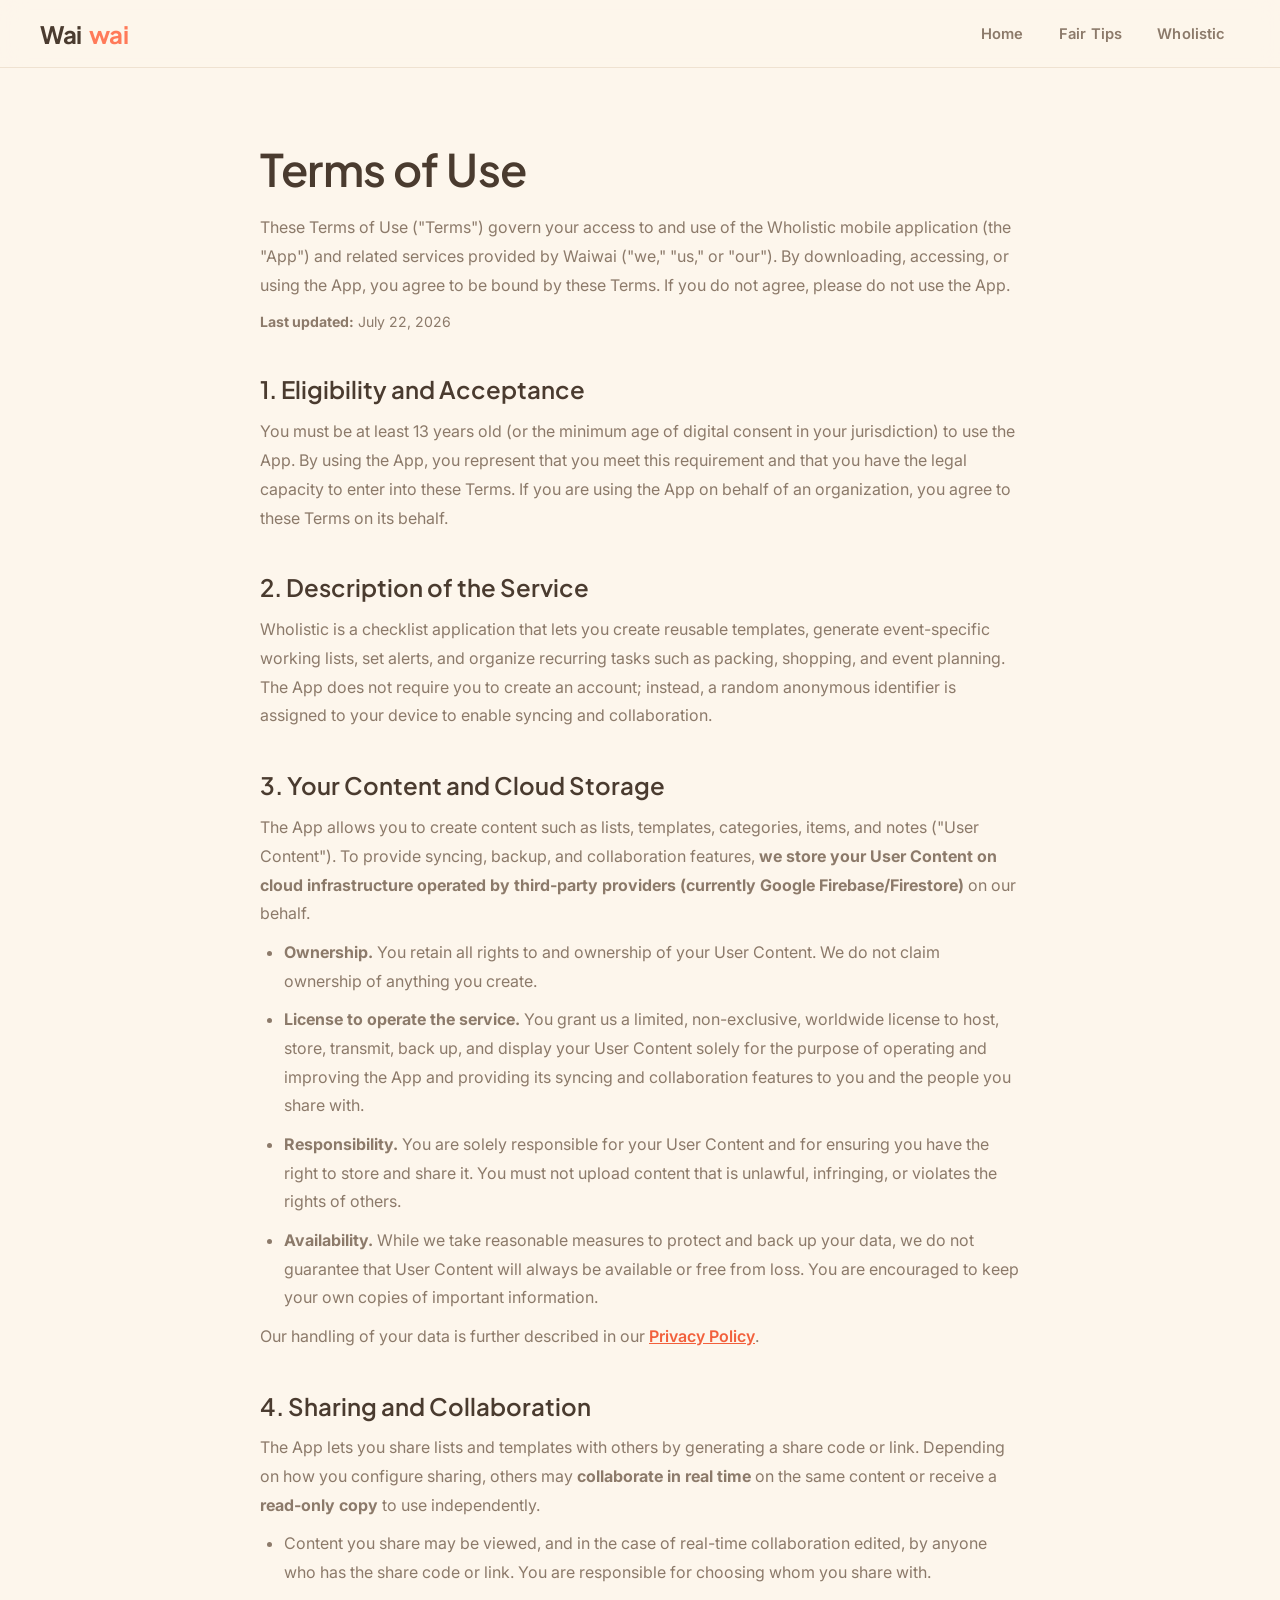
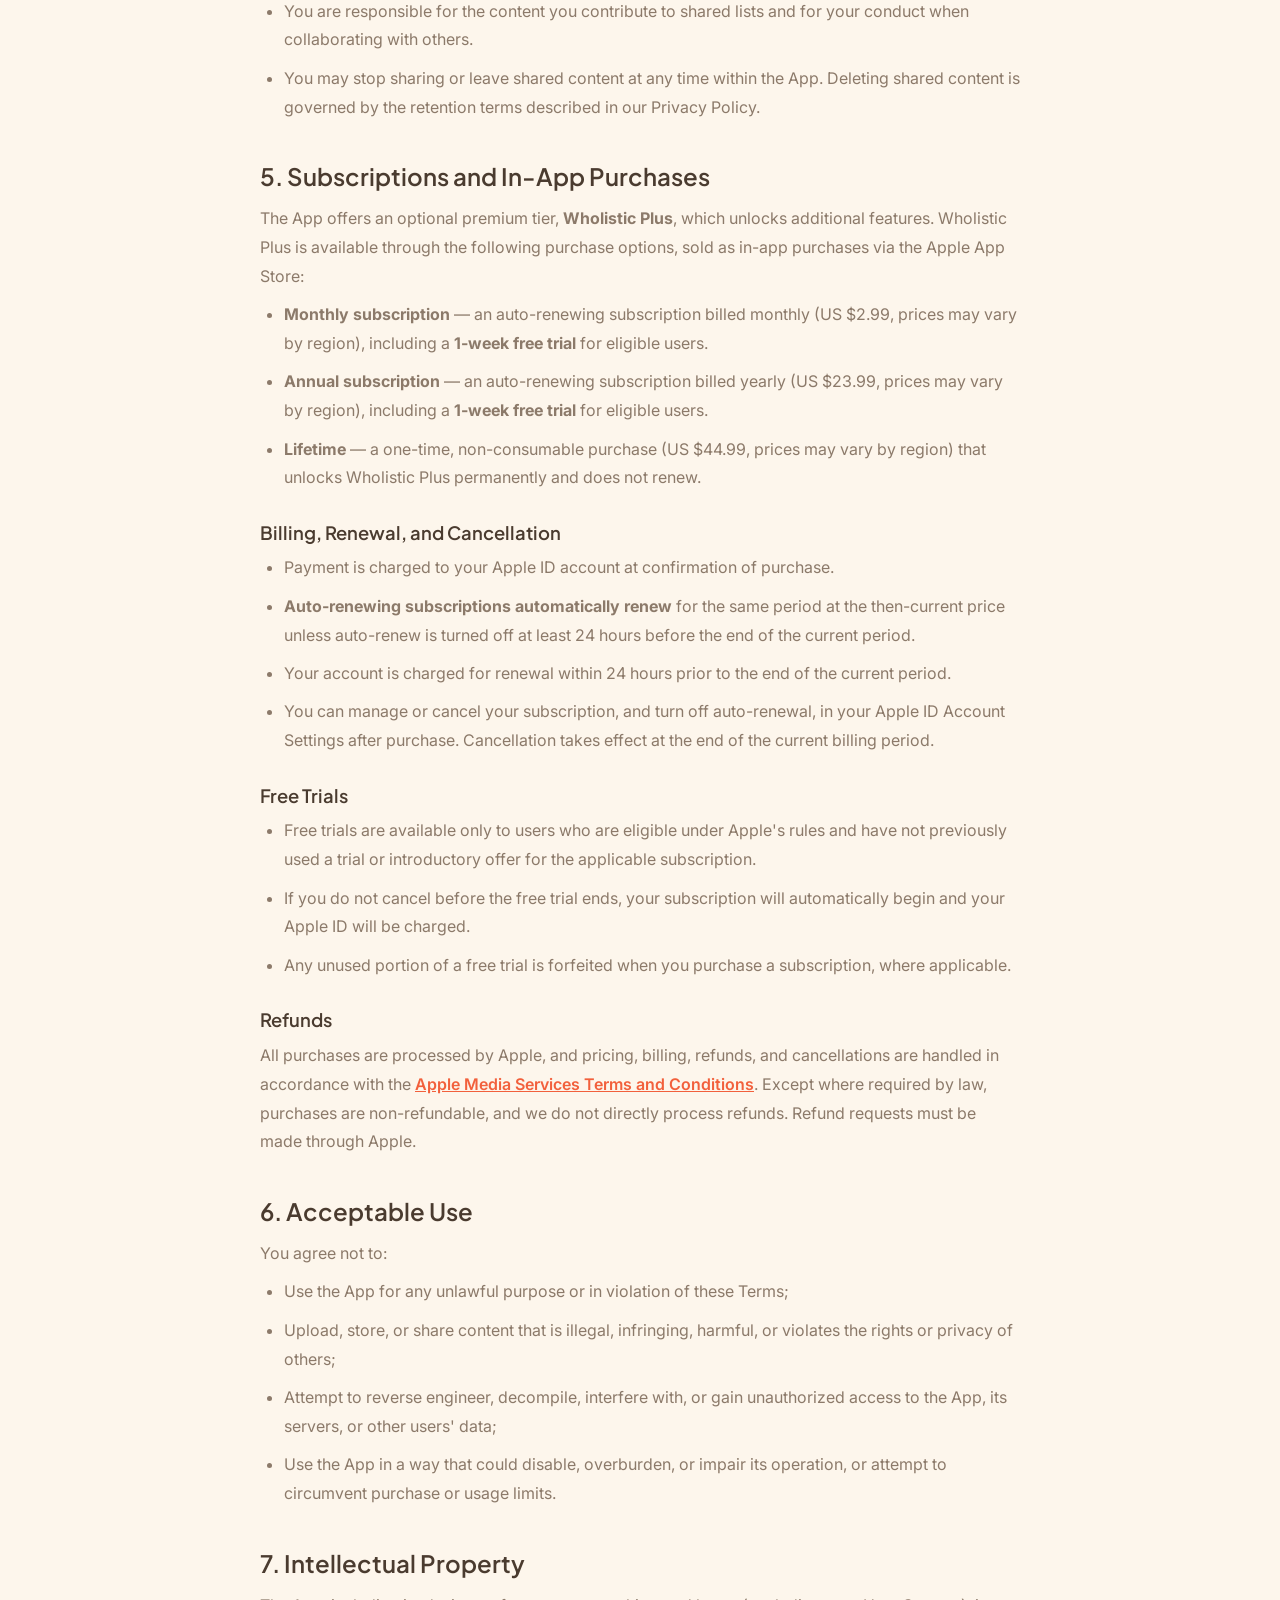
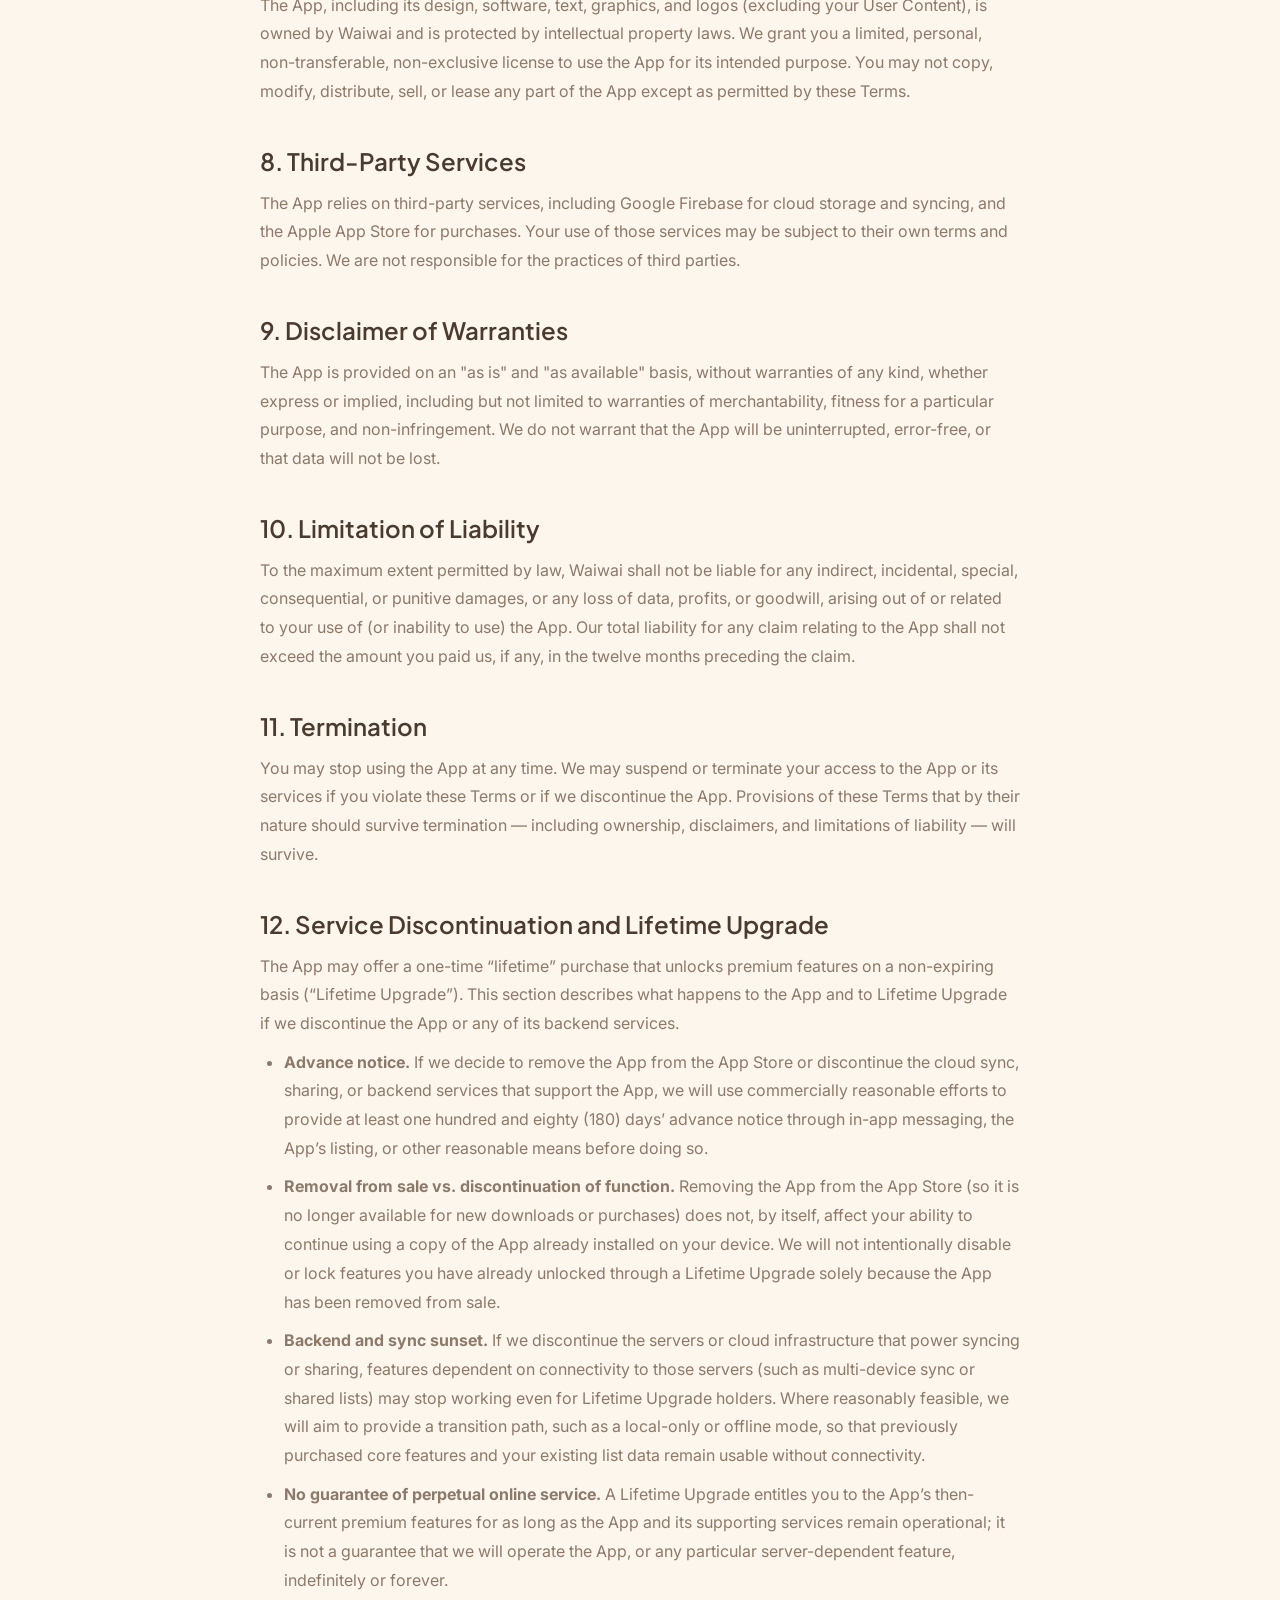
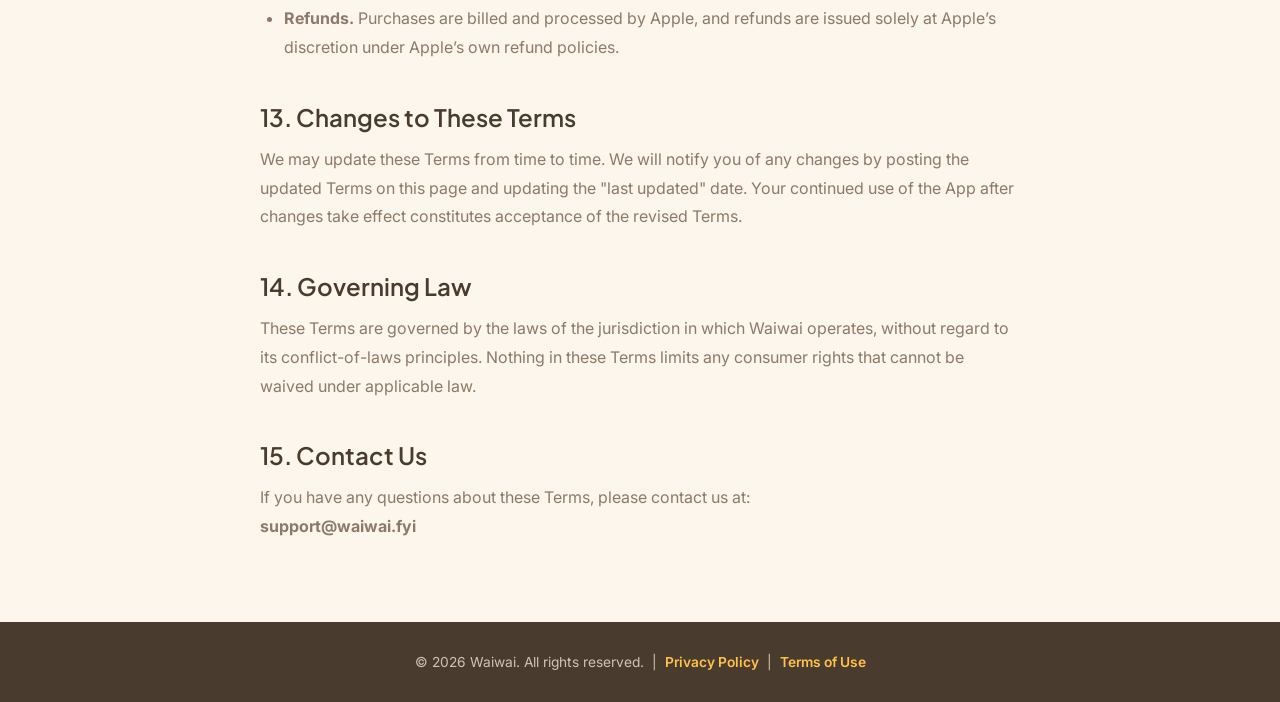
<file: terms-of-use.html>
<!DOCTYPE html>
<html lang="en">
<head>
  <meta charset="UTF-8" />
  <meta name="viewport" content="width=device-width, initial-scale=1.0" />
  <title>Terms of Use — Waiwai</title>
  <meta name="description" content="Terms of Use for Wholistic by Waiwai — the rules for using our app, cloud storage, and subscriptions." />
  <link rel="icon" href="/assets/website/favicon.png" type="image/png" />
  <link rel="stylesheet" href="css/style.css" />
</head>
<body>

  <nav>
    <a class="nav-logo" href="index.html">Wai<span>wai</span></a>
    <ul class="nav-links">
      <li><a href="index.html">Home</a></li>
      <li><a href="fair_tips.html">Fair Tips</a></li>
      <li><a href="wholistic.html">Wholistic</a></li>
    </ul>
  </nav>

  <main>

    <section class="privacy-content">
      <div class="privacy-inner">

        <h1>Terms of Use</h1>

        <p>These Terms of Use ("Terms") govern your access to and use of the Wholistic mobile application (the "App") and related services provided by Waiwai ("we," "us," or "our"). By downloading, accessing, or using the App, you agree to be bound by these Terms. If you do not agree, please do not use the App.</p>

        <p class="last-updated"><strong>Last updated:</strong> July 22, 2026</p>

        <h2>1. Eligibility and Acceptance</h2>
        <p>You must be at least 13 years old (or the minimum age of digital consent in your jurisdiction) to use the App. By using the App, you represent that you meet this requirement and that you have the legal capacity to enter into these Terms. If you are using the App on behalf of an organization, you agree to these Terms on its behalf.</p>

        <h2>2. Description of the Service</h2>
        <p>Wholistic is a checklist application that lets you create reusable templates, generate event-specific working lists, set alerts, and organize recurring tasks such as packing, shopping, and event planning. The App does not require you to create an account; instead, a random anonymous identifier is assigned to your device to enable syncing and collaboration.</p>

        <h2>3. Your Content and Cloud Storage</h2>
        <p>The App allows you to create content such as lists, templates, categories, items, and notes ("User Content"). To provide syncing, backup, and collaboration features, <strong>we store your User Content on cloud infrastructure operated by third-party providers (currently Google Firebase/Firestore)</strong> on our behalf.</p>
        <ul>
          <li><strong>Ownership.</strong> You retain all rights to and ownership of your User Content. We do not claim ownership of anything you create.</li>
          <li><strong>License to operate the service.</strong> You grant us a limited, non-exclusive, worldwide license to host, store, transmit, back up, and display your User Content solely for the purpose of operating and improving the App and providing its syncing and collaboration features to you and the people you share with.</li>
          <li><strong>Responsibility.</strong> You are solely responsible for your User Content and for ensuring you have the right to store and share it. You must not upload content that is unlawful, infringing, or violates the rights of others.</li>
          <li><strong>Availability.</strong> While we take reasonable measures to protect and back up your data, we do not guarantee that User Content will always be available or free from loss. You are encouraged to keep your own copies of important information.</li>
        </ul>
        <p>Our handling of your data is further described in our <a href="privacy.html">Privacy Policy</a>.</p>

        <h2>4. Sharing and Collaboration</h2>
        <p>The App lets you share lists and templates with others by generating a share code or link. Depending on how you configure sharing, others may <strong>collaborate in real time</strong> on the same content or receive a <strong>read-only copy</strong> to use independently.</p>
        <ul>
          <li>Content you share may be viewed, and in the case of real-time collaboration edited, by anyone who has the share code or link. You are responsible for choosing whom you share with.</li>
          <li>You are responsible for the content you contribute to shared lists and for your conduct when collaborating with others.</li>
          <li>You may stop sharing or leave shared content at any time within the App. Deleting shared content is governed by the retention terms described in our Privacy Policy.</li>
        </ul>

        <h2>5. Subscriptions and In-App Purchases</h2>
        <p>The App offers an optional premium tier, <strong>Wholistic Plus</strong>, which unlocks additional features. Wholistic Plus is available through the following purchase options, sold as in-app purchases via the Apple App Store:</p>
        <ul>
          <li><strong>Monthly subscription</strong> — an auto-renewing subscription billed monthly (US $2.99, prices may vary by region), including a <strong>1-week free trial</strong> for eligible users.</li>
          <li><strong>Annual subscription</strong> — an auto-renewing subscription billed yearly (US $23.99, prices may vary by region), including a <strong>1-week free trial</strong> for eligible users.</li>
          <li><strong>Lifetime</strong> — a one-time, non-consumable purchase (US $44.99, prices may vary by region) that unlocks Wholistic Plus permanently and does not renew.</li>
        </ul>

        <h3>Billing, Renewal, and Cancellation</h3>
        <ul>
          <li>Payment is charged to your Apple ID account at confirmation of purchase.</li>
          <li><strong>Auto-renewing subscriptions automatically renew</strong> for the same period at the then-current price unless auto-renew is turned off at least 24 hours before the end of the current period.</li>
          <li>Your account is charged for renewal within 24 hours prior to the end of the current period.</li>
          <li>You can manage or cancel your subscription, and turn off auto-renewal, in your Apple ID Account Settings after purchase. Cancellation takes effect at the end of the current billing period.</li>
        </ul>

        <h3>Free Trials</h3>
        <ul>
          <li>Free trials are available only to users who are eligible under Apple's rules and have not previously used a trial or introductory offer for the applicable subscription.</li>
          <li>If you do not cancel before the free trial ends, your subscription will automatically begin and your Apple ID will be charged.</li>
          <li>Any unused portion of a free trial is forfeited when you purchase a subscription, where applicable.</li>
        </ul>

        <h3>Refunds</h3>
        <p>All purchases are processed by Apple, and pricing, billing, refunds, and cancellations are handled in accordance with the <a href="https://www.apple.com/legal/internet-services/itunes/">Apple Media Services Terms and Conditions</a>. Except where required by law, purchases are non-refundable, and we do not directly process refunds. Refund requests must be made through Apple.</p>

        <h2>6. Acceptable Use</h2>
        <p>You agree not to:</p>
        <ul>
          <li>Use the App for any unlawful purpose or in violation of these Terms;</li>
          <li>Upload, store, or share content that is illegal, infringing, harmful, or violates the rights or privacy of others;</li>
          <li>Attempt to reverse engineer, decompile, interfere with, or gain unauthorized access to the App, its servers, or other users' data;</li>
          <li>Use the App in a way that could disable, overburden, or impair its operation, or attempt to circumvent purchase or usage limits.</li>
        </ul>

        <h2>7. Intellectual Property</h2>
        <p>The App, including its design, software, text, graphics, and logos (excluding your User Content), is owned by Waiwai and is protected by intellectual property laws. We grant you a limited, personal, non-transferable, non-exclusive license to use the App for its intended purpose. You may not copy, modify, distribute, sell, or lease any part of the App except as permitted by these Terms.</p>

        <h2>8. Third-Party Services</h2>
        <p>The App relies on third-party services, including Google Firebase for cloud storage and syncing, and the Apple App Store for purchases. Your use of those services may be subject to their own terms and policies. We are not responsible for the practices of third parties.</p>

        <h2>9. Disclaimer of Warranties</h2>
        <p>The App is provided on an "as is" and "as available" basis, without warranties of any kind, whether express or implied, including but not limited to warranties of merchantability, fitness for a particular purpose, and non-infringement. We do not warrant that the App will be uninterrupted, error-free, or that data will not be lost.</p>

        <h2>10. Limitation of Liability</h2>
        <p>To the maximum extent permitted by law, Waiwai shall not be liable for any indirect, incidental, special, consequential, or punitive damages, or any loss of data, profits, or goodwill, arising out of or related to your use of (or inability to use) the App. Our total liability for any claim relating to the App shall not exceed the amount you paid us, if any, in the twelve months preceding the claim.</p>

        <h2>11. Termination</h2>
        <p>You may stop using the App at any time. We may suspend or terminate your access to the App or its services if you violate these Terms or if we discontinue the App. Provisions of these Terms that by their nature should survive termination — including ownership, disclaimers, and limitations of liability — will survive.</p>

        <h2>12. Service Discontinuation and Lifetime Upgrade</h2>
        <p>The App may offer a one-time &ldquo;lifetime&rdquo; purchase that unlocks premium features on a non-expiring basis (&ldquo;Lifetime Upgrade&rdquo;). This section describes what happens to the App and to Lifetime Upgrade if we discontinue the App or any of its backend services.</p>
        <ul>
          <li><strong>Advance notice.</strong> If we decide to remove the App from the App Store or discontinue the cloud sync, sharing, or backend services that support the App, we will use commercially reasonable efforts to provide at least one hundred and eighty (180) days&rsquo; advance notice through in-app messaging, the App&rsquo;s listing, or other reasonable means before doing so.</li>
          <li><strong>Removal from sale vs. discontinuation of function.</strong> Removing the App from the App Store (so it is no longer available for new downloads or purchases) does not, by itself, affect your ability to continue using a copy of the App already installed on your device. We will not intentionally disable or lock features you have already unlocked through a Lifetime Upgrade solely because the App has been removed from sale.</li>
          <li><strong>Backend and sync sunset.</strong> If we discontinue the servers or cloud infrastructure that power syncing or sharing, features dependent on connectivity to those servers (such as multi-device sync or shared lists) may stop working even for Lifetime Upgrade holders. Where reasonably feasible, we will aim to provide a transition path, such as a local-only or offline mode, so that previously purchased core features and your existing list data remain usable without connectivity.</li>
          <li><strong>No guarantee of perpetual online service.</strong> A Lifetime Upgrade entitles you to the App&rsquo;s then-current premium features for as long as the App and its supporting services remain operational; it is not a guarantee that we will operate the App, or any particular server-dependent feature, indefinitely or forever.</li>
          <li><strong>Refunds.</strong> Purchases are billed and processed by Apple, and refunds are issued solely at Apple&rsquo;s discretion under Apple&rsquo;s own refund policies.</li>
        </ul>


        <h2>13. Changes to These Terms</h2>
        <p>We may update these Terms from time to time. We will notify you of any changes by posting the updated Terms on this page and updating the "last updated" date. Your continued use of the App after changes take effect constitutes acceptance of the revised Terms.</p>

        <h2>14. Governing Law</h2>
        <p>These Terms are governed by the laws of the jurisdiction in which Waiwai operates, without regard to its conflict-of-laws principles. Nothing in these Terms limits any consumer rights that cannot be waived under applicable law.</p>

        <h2>15. Contact Us</h2>
        <p>If you have any questions about these Terms, please contact us at:<br>
        <strong>support@waiwai.fyi</strong></p>

      </div>
    </section>

  </main>

  <footer>
    <p>
      &copy; <span id="yr"></span> Waiwai. All rights reserved. &nbsp;|&nbsp;
      <a href="privacy.html">Privacy Policy</a> &nbsp;|&nbsp;
      <a href="terms-of-use.html">Terms of Use</a>
    </p>
  </footer>

  <script src="js/nav.js"></script>
  <script>document.getElementById('yr').textContent = new Date().getFullYear();</script>
</body>
</html>
</file>
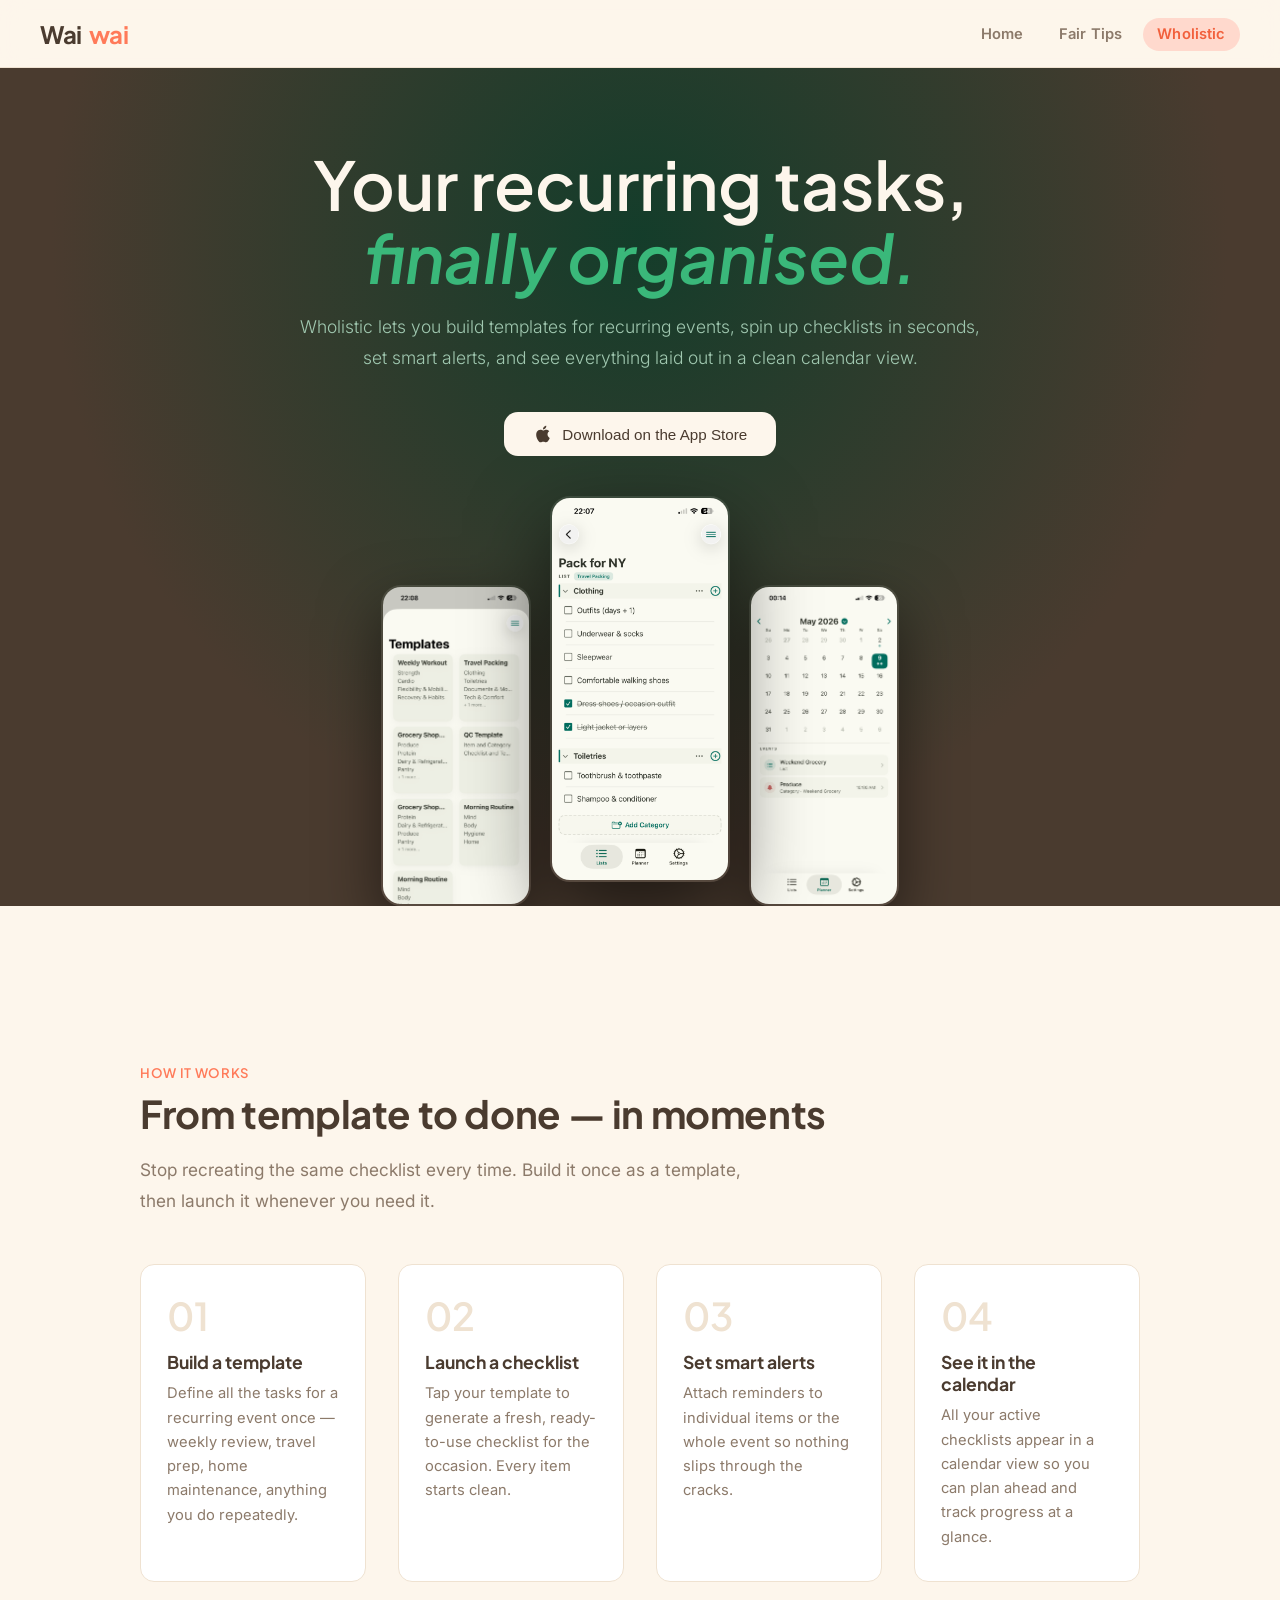
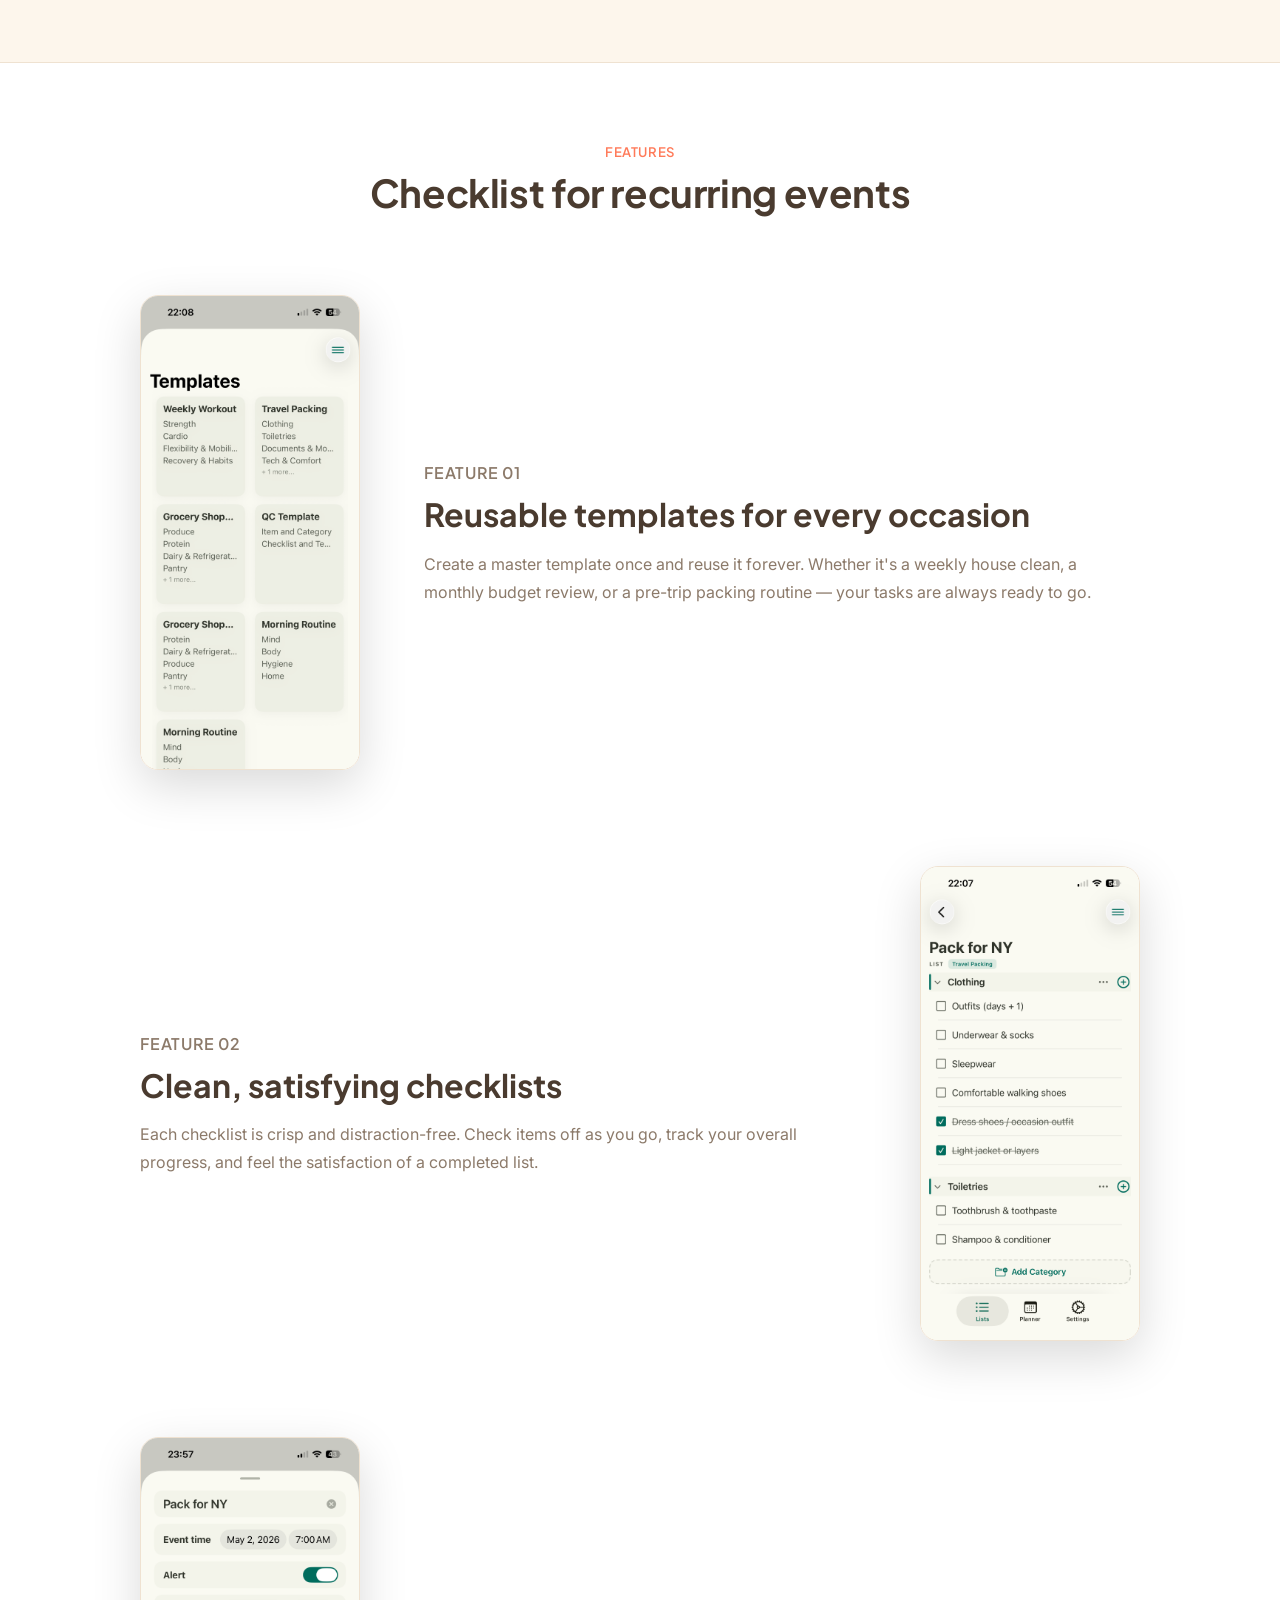
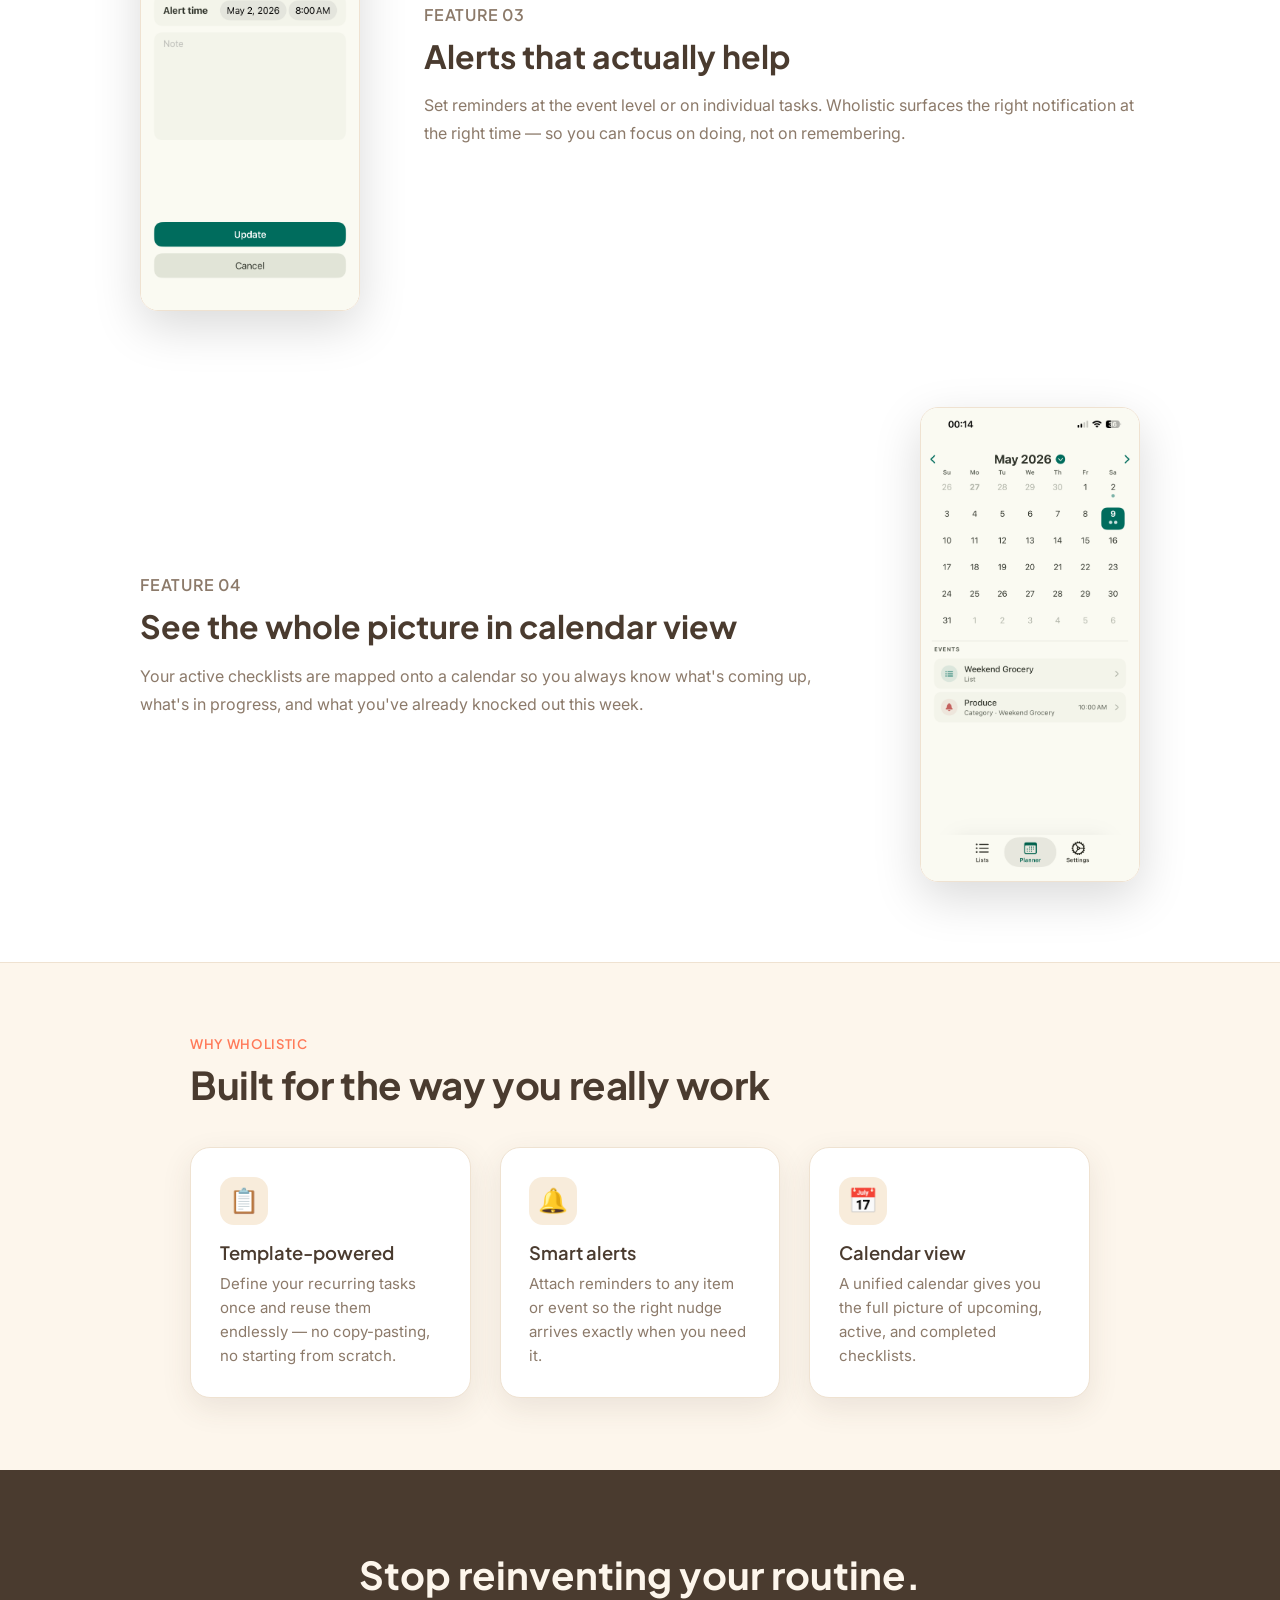
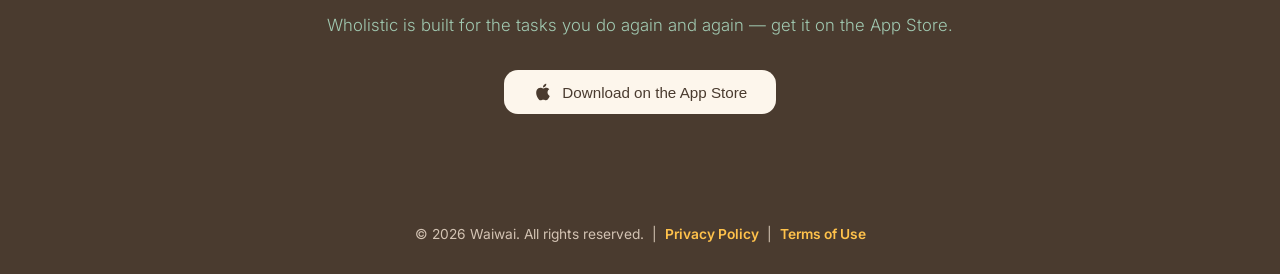
<file: wholistic.html>
<!DOCTYPE html>
<html lang="en">
<head>
  <meta charset="UTF-8" />
  <meta name="viewport" content="width=device-width, initial-scale=1.0" />
  <title>Wholistic — Waiwai</title>
  <meta name="description" content="Wholistic: create checklists from templates for recurring events, set up alerts, and view everything in a calendar. Available on the App Store." />
  <link rel="icon" href="/assets/website/favicon.png" type="image/png" />
  <link rel="stylesheet" href="css/style.css" />
  <style>
    /* ── WHOLISTIC PAGE-SPECIFIC STYLES ── */

    /* Hero */
    .wh-hero {
      background: var(--ink);
      padding: 5rem 2rem 0;
      text-align: center;
      position: relative;
      overflow: hidden;
    }

    .wh-hero::before {
      content: '';
      position: absolute;
      inset: 0;
      background: radial-gradient(ellipse at 50% 20%, #0e3d2a 0%, var(--ink) 65%);
      opacity: .9;
    }

    .wh-hero-inner {
      position: relative;
      z-index: 1;
      max-width: 700px;
      margin: 0 auto;
    }

    .wh-hero-eyebrow {
      font-size: .78rem;
      font-weight: 500;
      letter-spacing: .18em;
      text-transform: uppercase;
      color: #3ab87a;
      margin-bottom: 1rem;
    }

    .wh-hero h1 {
      font-family: 'Plus Jakarta Sans', sans-serif;
      font-size: clamp(2.6rem, 6vw, 4.2rem);
      font-weight: 600;
      color: var(--cream);
      line-height: 1.08;
      margin-bottom: 1.2rem;
    }

    .wh-hero h1 em {
      font-style: italic;
      color: #3ab87a;
    }

    .wh-hero-sub {
      color: #a0c8b0;
      font-size: 1.1rem;
      line-height: 1.75;
      margin-bottom: 2.4rem;
      font-weight: 300;
    }

    .wh-hero-ctas {
      display: flex;
      gap: 1rem;
      justify-content: center;
      flex-wrap: wrap;
      margin-bottom: 4rem;
    }

    /* App Store badge */
    .btn-appstore {
      display: inline-flex;
      align-items: center;
      gap: .6rem;
      padding: .75rem 1.8rem;
      background: var(--cream);
      color: var(--ink);
      font-family: 'DM Sans', sans-serif;
      font-weight: 500;
      font-size: .95rem;
      text-decoration: none;
      border-radius: 14px;
      transition: background .2s, transform .15s;
    }

    .btn-appstore:hover { background: #e8e1d4; transform: translateY(-2px); }

    .btn-appstore svg {
      width: 20px;
      height: 20px;
      flex-shrink: 0;
    }

    /* Hero screenshots row */
    .wh-hero-screens {
      position: relative;
      display: flex;
      justify-content: center;
      align-items: flex-end;
      gap: 1.2rem;
      padding: 0 1rem;
    }

    .wh-phone {
      width: 150px;
      flex-shrink: 0;
      border-radius: 20px;
      overflow: hidden;
      box-shadow: 0 24px 60px rgba(0,0,0,.5);
      border: 2px solid rgba(255,255,255,.08);
      transition: transform .3s;
    }

    .wh-phone:hover { transform: translateY(-8px); }

    .wh-phone.center {
      width: 180px;
      transform: translateY(-24px);
      box-shadow: 0 32px 80px rgba(0,0,0,.6);
    }

    .wh-phone.center:hover { transform: translateY(-32px); }

    .wh-phone img {
      width: 100%;
      display: block;
    }

    /* Gradient fade hero → content */
    .wh-hero-fade {
      height: 80px;
      background: linear-gradient(to bottom, transparent, var(--cream));
      margin-top: -2px;
    }

    /* ── HOW IT WORKS ── */
    .wh-how {
      padding: 5rem 2rem;
      background: var(--cream);
    }

    .wh-how-inner {
      max-width: 1000px;
      margin: 0 auto;
    }

    .wh-steps {
      display: grid;
      grid-template-columns: repeat(auto-fit, minmax(200px, 1fr));
      gap: 2rem;
      margin-top: 3rem;
      counter-reset: steps;
    }

    .wh-step {
      position: relative;
      padding: 2rem 1.6rem;
      background: var(--card-bg);
      border: 1px solid var(--border);
      border-radius: 14px;
      counter-increment: steps;
    }

    .wh-step::before {
      content: counter(steps, decimal-leading-zero);
      display: block;
      font-family: 'Plus Jakarta Sans', sans-serif;
      font-size: 2.4rem;
      font-weight: 600;
      color: var(--border);
      line-height: 1;
      margin-bottom: 1rem;
    }

    .wh-step h4 {
      font-family: 'Plus Jakarta Sans', sans-serif;
      font-size: 1.1rem;
      color: var(--ink);
      margin-bottom: .5rem;
    }

    .wh-step p {
      font-size: .92rem;
      color: var(--muted);
      line-height: 1.65;
    }

    /* ── FEATURE SHOWCASE ── */
    .wh-showcase {
      padding: 5rem 2rem;
    }

    .wh-showcase-inner { max-width: 1000px; margin: 0 auto; }

    .wh-showcase-row {
      display: flex;
      align-items: center;
      gap: 4rem;
      margin-bottom: 6rem;
    }

    .wh-showcase-row:last-child { margin-bottom: 0; }

    .wh-showcase-row.reverse { flex-direction: row-reverse; }

    .wh-showcase-text { flex: 1; min-width: 240px; }

    .wh-showcase-text .section-label { margin-bottom: .5rem; }

    .wh-showcase-text h3 {
      font-family: 'Plus Jakarta Sans', sans-serif;
      font-size: clamp(1.5rem, 2.5vw, 2rem);
      font-weight: 700;
      color: var(--ink);
      margin-bottom: 1rem;
      line-height: 1.2;
    }

    .wh-showcase-text p {
      color: var(--muted);
      font-size: 1rem;
      line-height: 1.75;
    }

    .wh-showcase-img {
      flex-shrink: 0;
      width: 220px;
    }

    .wh-showcase-img img {
      width: 100%;
      border-radius: 18px;
      box-shadow: 0 16px 48px rgba(0,0,0,.15);
      border: 1px solid var(--border);
      display: block;
    }

    /* ── DARK STRIP CTA ── */
    .wh-cta-strip {
      background: var(--ink);
      padding: 5rem 2rem;
      text-align: center;
    }

    .wh-cta-strip h2 {
      font-family: 'Plus Jakarta Sans', sans-serif;
      font-size: clamp(1.8rem, 3vw, 2.8rem);
      color: var(--cream);
      margin-bottom: 1rem;
    }

    .wh-cta-strip p {
      color: #a0c8b0;
      font-size: 1.05rem;
      margin-bottom: 2.2rem;
      font-weight: 300;
    }

    /* ── RESPONSIVE ── */
    @media (max-width: 768px) {
      .wh-showcase-row,
      .wh-showcase-row.reverse {
        flex-direction: column;
        gap: 2rem;
        margin-bottom: 4rem;
      }

      .wh-showcase-img { width: 180px; margin: 0 auto; }

      .wh-phone { width: 110px; }
      .wh-phone.center { width: 140px; }

      .wh-hero-ctas { flex-direction: column; align-items: center; }
    }

    @media (max-width: 480px) {
      .wh-phone { display: none; }
      .wh-phone.center { display: block; width: 200px; transform: none; }
    }
  </style>
</head>
<body>

  <nav>
    <a class="nav-logo" href="index.html">Wai<span>wai</span></a>
    <ul class="nav-links">
      <li><a href="index.html">Home</a></li>
      <li><a href="fair_tips.html">Fair Tips</a></li>
      <li><a href="wholistic.html" class="active">Wholistic</a></li>
    </ul>
  </nav>

  <main>

    <!-- ── HERO ── -->
    <section class="wh-hero">
      <div class="wh-hero-inner">
        <h1 class="fade-up fade-up-d1">Your recurring tasks,<br/><em>finally organised.</em></h1>
        <p class="wh-hero-sub fade-up fade-up-d2">
          Wholistic lets you build templates for recurring events, spin up
          checklists in seconds, set smart alerts, and see everything laid
          out in a clean calendar view.
        </p>
        <div class="wh-hero-ctas fade-up fade-up-d3">
          <a class="btn-appstore" href="#">
            <svg viewBox="0 0 24 24" fill="currentColor" aria-hidden="true">
              <path d="M18.71 19.5c-.83 1.24-1.71 2.45-3.05 2.47-1.34.03-1.77-.79-3.29-.79-1.53 0-2 .77-3.27.82-1.31.05-2.3-1.32-3.14-2.53C4.25 17 2.94 12.45 4.7 9.39c.87-1.52 2.43-2.48 4.12-2.51 1.28-.02 2.5.87 3.29.87.78 0 2.26-1.07 3.8-.91.65.03 2.47.26 3.64 1.98-.09.06-2.17 1.28-2.15 3.81.03 3.02 2.65 4.03 2.68 4.04-.03.07-.42 1.44-1.38 2.83M13 3.5c.73-.83 1.94-1.46 2.94-1.5.13 1.17-.34 2.35-1.04 3.19-.69.85-1.83 1.51-2.95 1.42-.15-1.15.41-2.35 1.05-3.11z"/>
            </svg>
            Download on the App Store
          </a>
        </div>
      </div>

      <!-- Screenshots row -->
      <div class="wh-hero-screens fade-up fade-up-d3">
        <div class="wh-phone">
          <img src="assets/wholistic/TemplateList-raw.PNG" alt="Wholistic template list" />
        </div>
        <div class="wh-phone center">
          <img src="assets/wholistic/WorkingList-raw.PNG" alt="Wholistic active checklist" />
        </div>
        <div class="wh-phone">
          <img src="assets/wholistic/Planner-raw.PNG" alt="Wholistic calendar planner" />
        </div>
      </div>
    </section>

    <!-- Gradient fade from hero into content -->
    <div class="wh-hero-fade"></div>

    <!-- ── HOW IT WORKS ── -->
    <section class="wh-how">
      <div class="wh-how-inner">
        <p class="section-label">How It Works</p>
        <h2 class="section-title">From template to done — in moments</h2>
        <p class="section-body">
          Stop recreating the same checklist every time. Build it once as a template,
          then launch it whenever you need it.
        </p>

        <div class="wh-steps">
          <div class="wh-step">
            <h4>Build a template</h4>
            <p>Define all the tasks for a recurring event once — weekly review, travel prep, home maintenance, anything you do repeatedly.</p>
          </div>
          <div class="wh-step">
            <h4>Launch a checklist</h4>
            <p>Tap your template to generate a fresh, ready-to-use checklist for the occasion. Every item starts clean.</p>
          </div>
          <div class="wh-step">
            <h4>Set smart alerts</h4>
            <p>Attach reminders to individual items or the whole event so nothing slips through the cracks.</p>
          </div>
          <div class="wh-step">
            <h4>See it in the calendar</h4>
            <p>All your active checklists appear in a calendar view so you can plan ahead and track progress at a glance.</p>
          </div>
        </div>
      </div>
    </section>

    <!-- ── FEATURE SHOWCASE ── -->
    <section class="wh-showcase" style="background: var(--card-bg); border-top: 1px solid var(--border); border-bottom: 1px solid var(--border);">
      <div class="wh-showcase-inner">

        <div style="text-align:center; max-width:600px; margin: 0 auto 5rem;">
          <p class="section-label">Features</p>
          <h2 class="section-title">Checklist for recurring events</h2>
        </div>

        <!-- Feature 1 — Templates -->
        <div class="wh-showcase-row">
          <div class="wh-showcase-img">
            <img src="assets/wholistic/TemplateList-raw.PNG" alt="Template list screen" />
          </div>
          <div class="wh-showcase-text">
            <p class="section-label">Feature 01</p>
            <h3>Reusable templates for every occasion</h3>
            <p>
              Create a master template once and reuse it forever. Whether it's a
              weekly house clean, a monthly budget review, or a pre-trip packing
              routine — your tasks are always ready to go.
            </p>
          </div>
        </div>

        <!-- Feature 2 — Active checklists -->
        <div class="wh-showcase-row reverse">
          <div class="wh-showcase-img">
            <img src="assets/wholistic/WorkingList-raw.PNG" alt="Active checklist screen" />
          </div>
          <div class="wh-showcase-text">
            <p class="section-label">Feature 02</p>
            <h3>Clean, satisfying checklists</h3>
            <p>
              Each checklist is crisp and distraction-free. Check items off as you
              go, track your overall progress, and feel the satisfaction of a
              completed list.
            </p>
          </div>
        </div>

        <!-- Feature 3 — Alerts -->
        <div class="wh-showcase-row">
          <div class="wh-showcase-img">
            <img src="assets/wholistic/Alert-raw.PNG" alt="Alert setup screen" />
          </div>
          <div class="wh-showcase-text">
            <p class="section-label">Feature 03</p>
            <h3>Alerts that actually help</h3>
            <p>
              Set reminders at the event level or on individual tasks. Wholistic
              surfaces the right notification at the right time — so you can focus
              on doing, not on remembering.
            </p>
          </div>
        </div>

        <!-- Feature 4 — Calendar -->
        <div class="wh-showcase-row reverse">
          <div class="wh-showcase-img">
            <img src="assets/wholistic/Planner-raw.PNG" alt="Calendar planner screen" />
          </div>
          <div class="wh-showcase-text">
            <p class="section-label">Feature 04</p>
            <h3>See the whole picture in calendar view</h3>
            <p>
              Your active checklists are mapped onto a calendar so you always know
              what's coming up, what's in progress, and what you've already
              knocked out this week.
            </p>
          </div>
        </div>

      </div>
    </section>

    <!-- ── FEATURES GRID ── -->
    <section class="product-content">
      <div class="product-content-inner">

        <p class="section-label">Why Wholistic</p>
        <h2 class="section-title">Built for the way you really work</h2>

        <div class="features-grid">
          <div class="feature-item">
            <div class="icon">📋</div>
            <h4>Template-powered</h4>
            <p>Define your recurring tasks once and reuse them endlessly — no copy-pasting, no starting from scratch.</p>
          </div>
          <div class="feature-item">
            <div class="icon">🔔</div>
            <h4>Smart alerts</h4>
            <p>Attach reminders to any item or event so the right nudge arrives exactly when you need it.</p>
          </div>
          <div class="feature-item">
            <div class="icon">📅</div>
            <h4>Calendar view</h4>
            <p>A unified calendar gives you the full picture of upcoming, active, and completed checklists.</p>
          </div>
        </div>

      </div>
    </section>

    <!-- ── FINAL CTA STRIP ── -->
    <section class="wh-cta-strip">
      <h2 class="fade-up">Stop reinventing your routine.</h2>
      <p class="fade-up fade-up-d1">Wholistic is built for the tasks you do again and again — get it on the App Store.</p>
      <a class="btn-appstore fade-up fade-up-d2" href="#">
        <svg viewBox="0 0 24 24" fill="currentColor" aria-hidden="true" style="width:20px;height:20px;">
          <path d="M18.71 19.5c-.83 1.24-1.71 2.45-3.05 2.47-1.34.03-1.77-.79-3.29-.79-1.53 0-2 .77-3.27.82-1.31.05-2.3-1.32-3.14-2.53C4.25 17 2.94 12.45 4.7 9.39c.87-1.52 2.43-2.48 4.12-2.51 1.28-.02 2.5.87 3.29.87.78 0 2.26-1.07 3.8-.91.65.03 2.47.26 3.64 1.98-.09.06-2.17 1.28-2.15 3.81.03 3.02 2.65 4.03 2.68 4.04-.03.07-.42 1.44-1.38 2.83M13 3.5c.73-.83 1.94-1.46 2.94-1.5.13 1.17-.34 2.35-1.04 3.19-.69.85-1.83 1.51-2.95 1.42-.15-1.15.41-2.35 1.05-3.11z"/>
        </svg>
        Download on the App Store
      </a>
    </section>

  </main>

  <footer>
    <p>
      &copy; <span id="yr"></span> Waiwai. All rights reserved. &nbsp;|&nbsp;
      <a href="privacy.html">Privacy Policy</a> &nbsp;|&nbsp;
      <a href="terms-of-use.html">Terms of Use</a>
    </p>
  </footer>

  <script src="js/nav.js"></script>
  <script>document.getElementById('yr').textContent = new Date().getFullYear();</script>
</body>
</html>
</file>
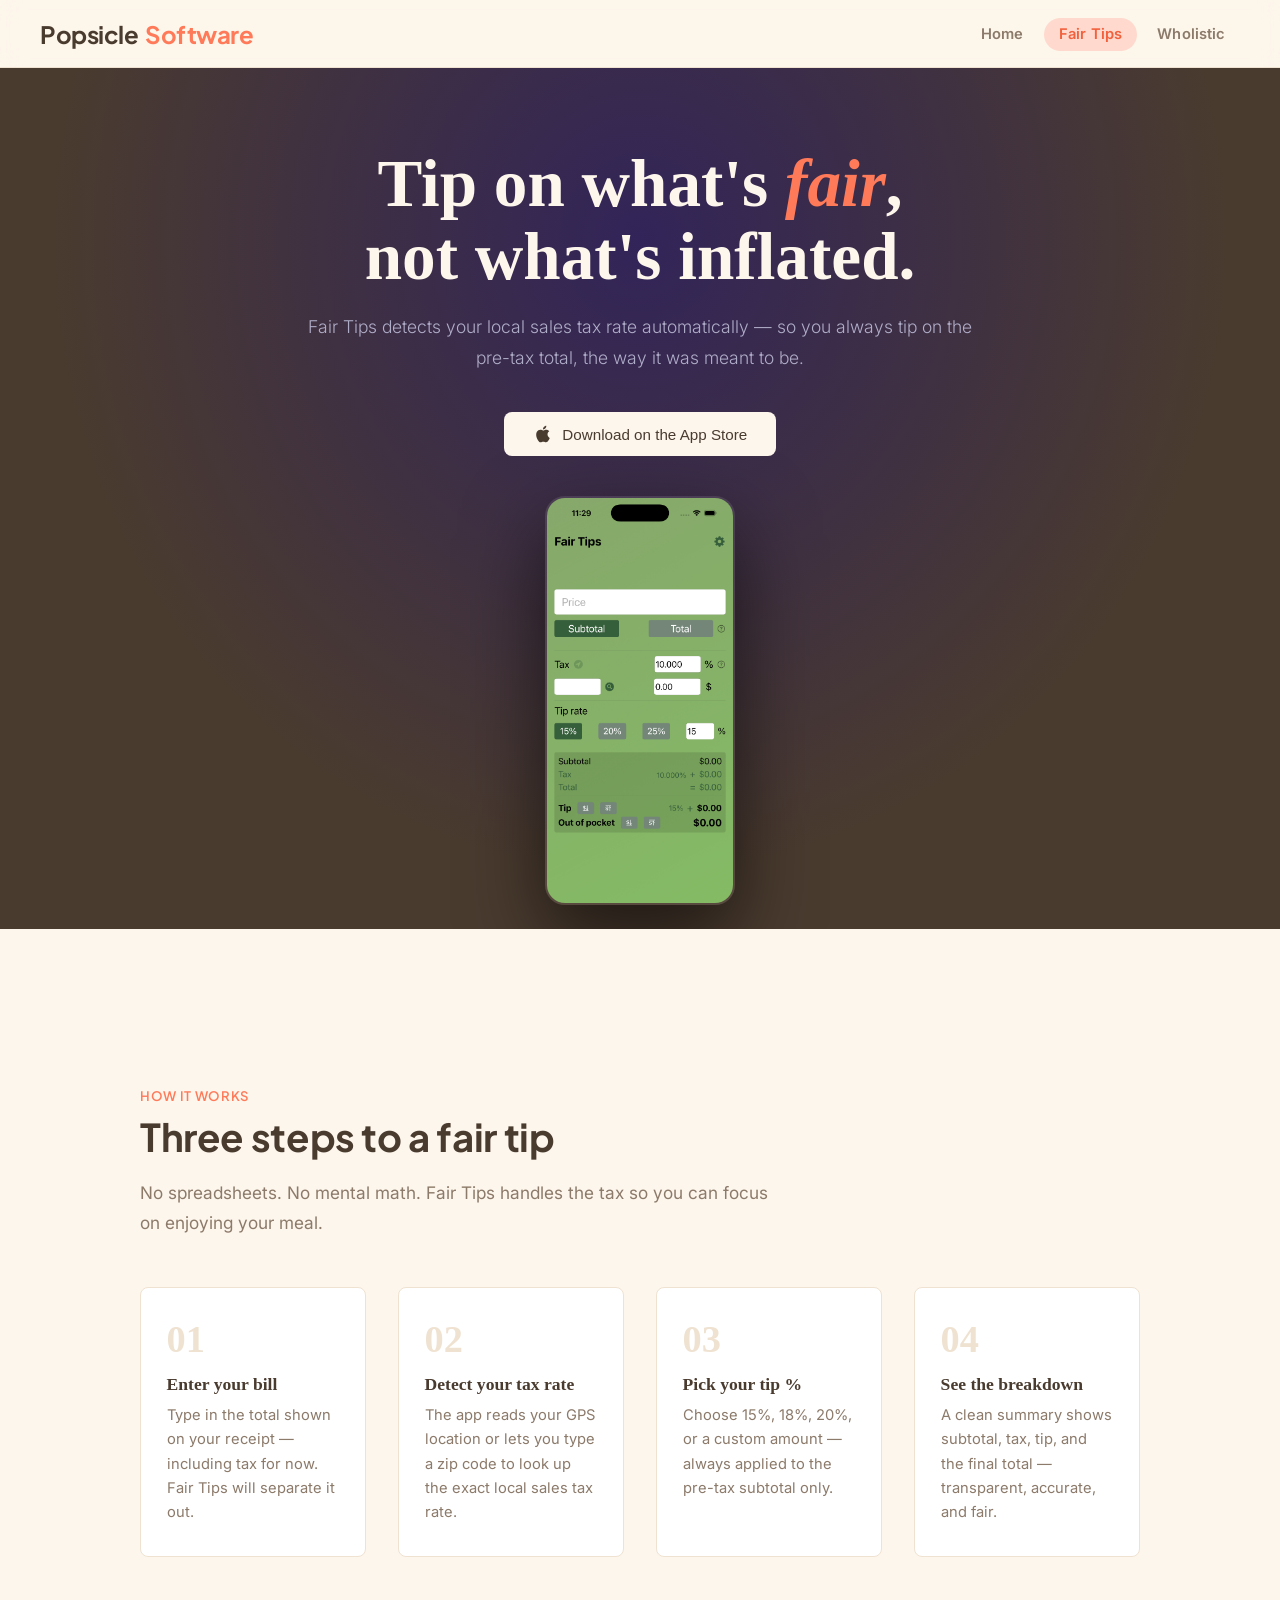
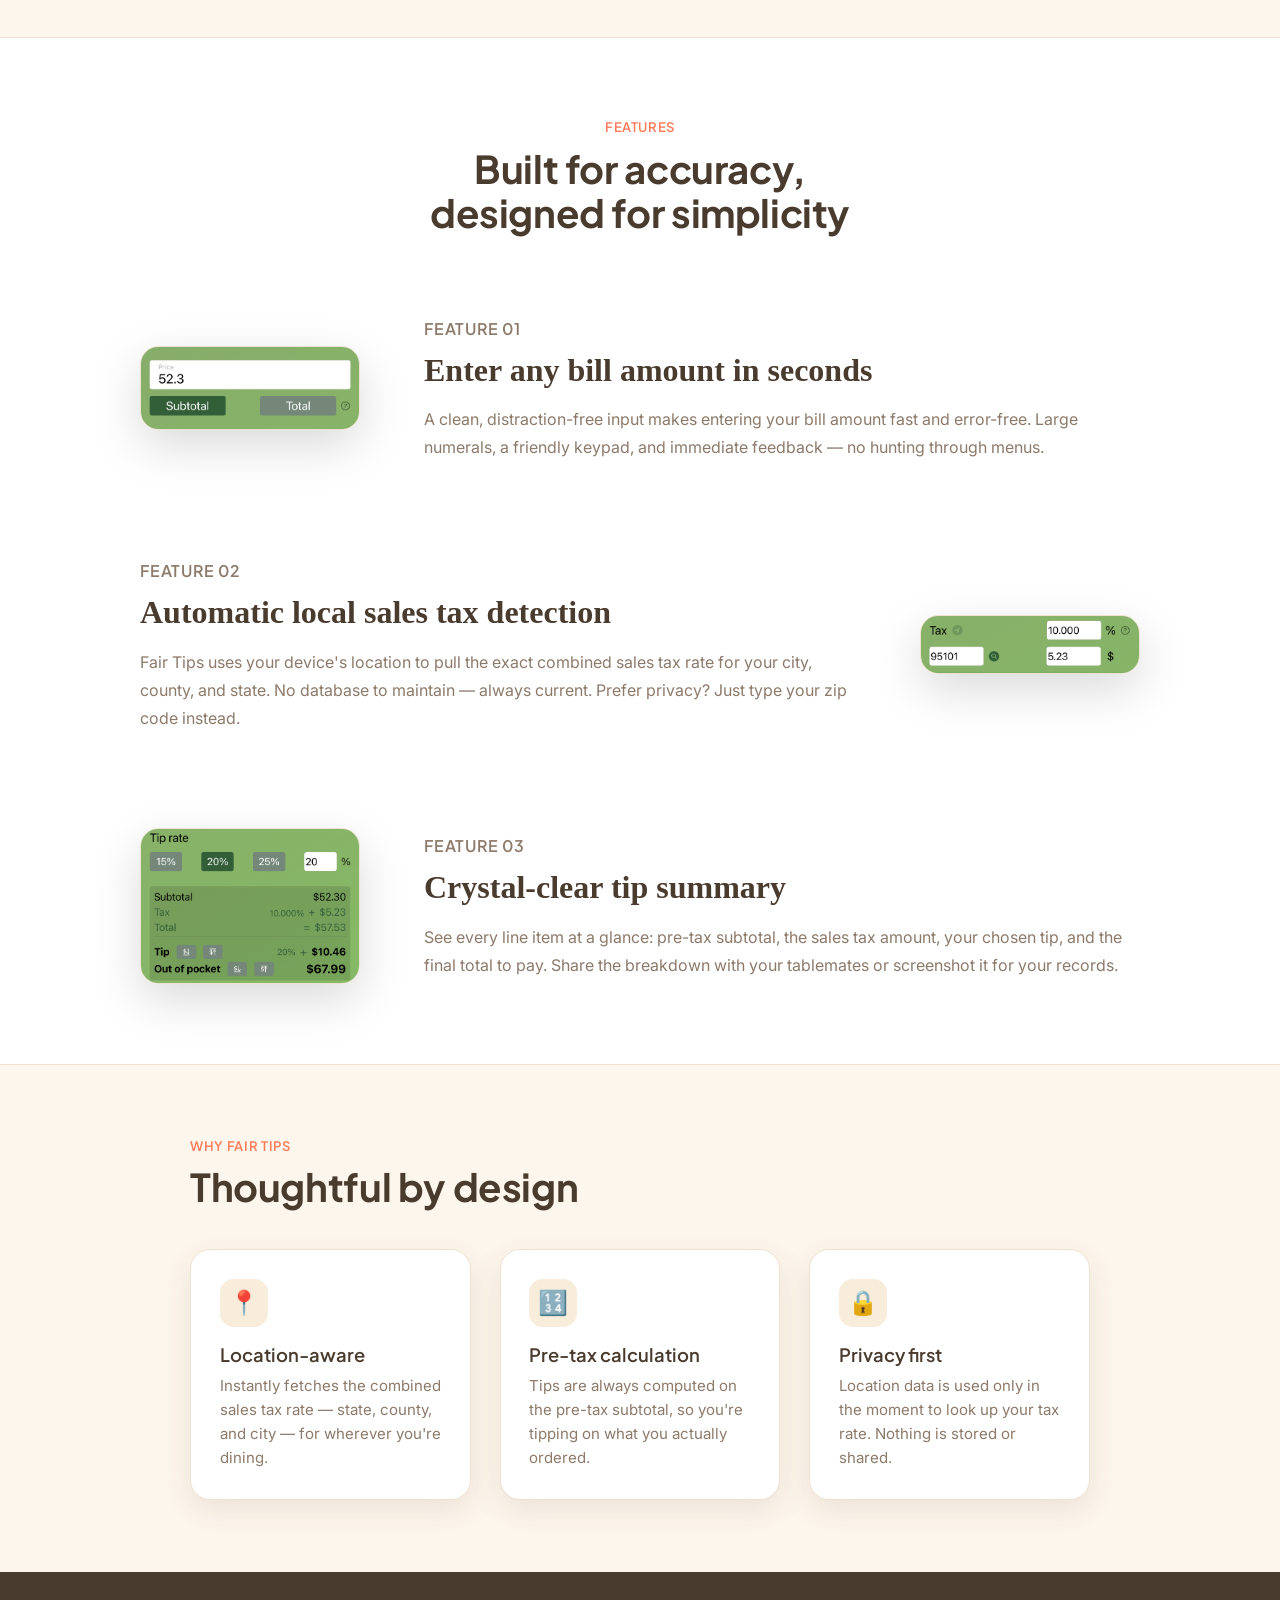
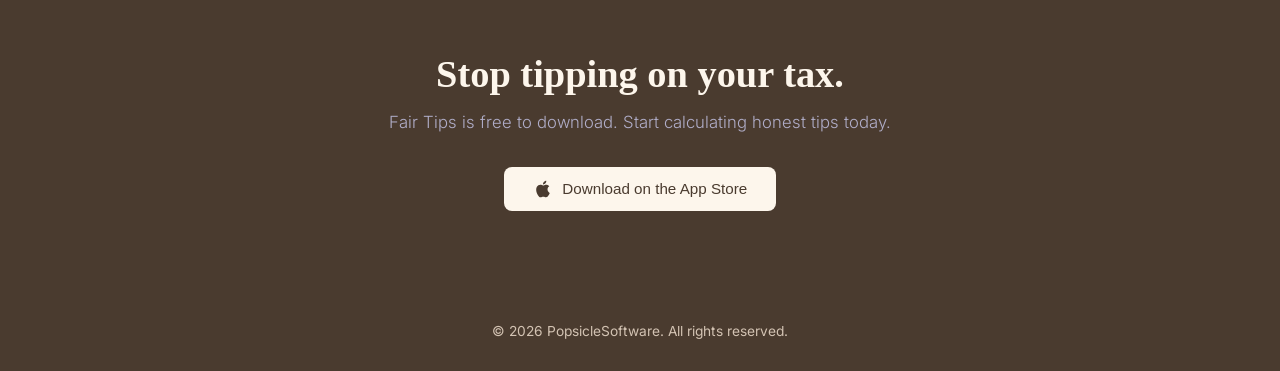
<file: pages/fair_tips.html>
<!DOCTYPE html>
<html lang="en">
<head>
  <meta charset="UTF-8" />
  <meta name="viewport" content="width=device-width, initial-scale=1.0" />
  <title>Fair Tips — PopsicleSoftware</title>
  <meta name="description" content="Fair Tips: automatically detect your sales tax rate by location and calculate tips on the pre-tax bill. Available on the App Store." />
  <link rel="stylesheet" href="../css/style.css" />
  <style>
    /* ── FAIR TIPS PAGE-SPECIFIC STYLES ── */

    /* Hero enhancement */
    .ft-hero {
      background: var(--ink);
      padding: 5rem 2rem 0;
      text-align: center;
      position: relative;
      overflow: hidden;
    }

    .ft-hero::before {
      content: '';
      position: absolute;
      inset: 0;
      background: radial-gradient(ellipse at 50% 20%, #2e2060 0%, var(--ink) 65%);
      opacity: .85;
    }

    .ft-hero-inner {
      position: relative;
      z-index: 1;
      max-width: 700px;
      margin: 0 auto;
    }

    .ft-hero-eyebrow {
      font-size: .78rem;
      font-weight: 500;
      letter-spacing: .18em;
      text-transform: uppercase;
      color: var(--accent);
      margin-bottom: 1rem;
    }

    .ft-hero h1 {
      font-family: 'Playfair Display', serif;
      font-size: clamp(2.6rem, 6vw, 4.2rem);
      font-weight: 900;
      color: var(--cream);
      line-height: 1.08;
      margin-bottom: 1.2rem;
    }

    .ft-hero h1 em {
      font-style: italic;
      color: var(--accent);
    }

    .ft-hero-sub {
      color: #b0adc8;
      font-size: 1.1rem;
      line-height: 1.75;
      margin-bottom: 2.4rem;
      font-weight: 300;
    }

    .ft-hero-ctas {
      display: flex;
      gap: 1rem;
      justify-content: center;
      flex-wrap: wrap;
      margin-bottom: 4rem;
    }

    /* App Store badge style */
    .btn-appstore {
      display: inline-flex;
      align-items: center;
      gap: .6rem;
      padding: .75rem 1.8rem;
      background: var(--cream);
      color: var(--ink);
      font-family: 'DM Sans', sans-serif;
      font-weight: 500;
      font-size: .95rem;
      text-decoration: none;
      border-radius: 8px;
      transition: background .2s, transform .15s;
    }

    .btn-appstore:hover { background: #e8e1d4; transform: translateY(-2px); }

    .btn-appstore svg {
      width: 20px;
      height: 20px;
      flex-shrink: 0;
    }

    /* Hero screenshots row */
    .ft-hero-screens {
      position: relative;
      display: flex;
      justify-content: center;
      align-items: flex-end;
      gap: 1.2rem;
      padding: 0 1rem;
    }

    .ft-phone {
      width: 160px;
      flex-shrink: 0;
      border-radius: 20px;
      overflow: hidden;
      box-shadow: 0 24px 60px rgba(0,0,0,.5);
      border: 2px solid rgba(255,255,255,.08);
      transition: transform .3s;
    }

    .ft-phone:hover { transform: translateY(-8px); }

    .ft-phone.center {
      width: 190px;
      transform: translateY(-24px);
      box-shadow: 0 32px 80px rgba(0,0,0,.6);
    }

    .ft-phone.center:hover { transform: translateY(-32px); }

    .ft-phone img {
      width: 100%;
      display: block;
    }

    /* Gradient fade at bottom of hero */
    .ft-hero-fade {
      height: 80px;
      background: linear-gradient(to bottom, transparent, var(--cream));
      margin-top: -2px;
    }

    /* ── HOW IT WORKS ── */
    .ft-how {
      padding: 5rem 2rem;
      background: var(--cream);
    }

    .ft-how-inner {
      max-width: 1000px;
      margin: 0 auto;
    }

    .ft-steps {
      display: grid;
      grid-template-columns: repeat(auto-fit, minmax(200px, 1fr));
      gap: 2rem;
      margin-top: 3rem;
      counter-reset: steps;
    }

    .ft-step {
      position: relative;
      padding: 2rem 1.6rem;
      background: var(--card-bg);
      border: 1px solid var(--border);
      border-radius: 8px;
      counter-increment: steps;
    }

    .ft-step::before {
      content: counter(steps, decimal-leading-zero);
      display: block;
      font-family: 'Playfair Display', serif;
      font-size: 2.4rem;
      font-weight: 900;
      color: var(--border);
      line-height: 1;
      margin-bottom: 1rem;
    }

    .ft-step h4 {
      font-family: 'Playfair Display', serif;
      font-size: 1.1rem;
      color: var(--ink);
      margin-bottom: .5rem;
    }

    .ft-step p {
      font-size: .92rem;
      color: var(--muted);
      line-height: 1.65;
    }

    /* ── FEATURE SHOWCASE (alternating) ── */
    .ft-showcase {
      padding: 5rem 2rem;
    }

    .ft-showcase-inner { max-width: 1000px; margin: 0 auto; }

    .ft-showcase-row {
      display: flex;
      align-items: center;
      gap: 4rem;
      margin-bottom: 6rem;
    }

    .ft-showcase-row:last-child { margin-bottom: 0; }

    .ft-showcase-row.reverse { flex-direction: row-reverse; }

    .ft-showcase-text { flex: 1; min-width: 240px; }

    .ft-showcase-text .section-label { margin-bottom: .5rem; }

    .ft-showcase-text h3 {
      font-family: 'Playfair Display', serif;
      font-size: clamp(1.5rem, 2.5vw, 2rem);
      font-weight: 700;
      color: var(--ink);
      margin-bottom: 1rem;
      line-height: 1.2;
    }

    .ft-showcase-text p {
      color: var(--muted);
      font-size: 1rem;
      line-height: 1.75;
    }

    .ft-showcase-img {
      flex-shrink: 0;
      width: 220px;
    }

    .ft-showcase-img img {
      width: 100%;
      border-radius: 18px;
      box-shadow: 0 16px 48px rgba(0,0,0,.15);
      border: 1px solid var(--border);
      display: block;
    }

    /* ── DARK STRIP CTA ── */
    .ft-cta-strip {
      background: var(--ink);
      padding: 5rem 2rem;
      text-align: center;
    }

    .ft-cta-strip h2 {
      font-family: 'Playfair Display', serif;
      font-size: clamp(1.8rem, 3vw, 2.8rem);
      color: var(--cream);
      margin-bottom: 1rem;
    }

    .ft-cta-strip p {
      color: #b0adc8;
      font-size: 1.05rem;
      margin-bottom: 2.2rem;
      font-weight: 300;
    }

    /* ── RESPONSIVE ── */
    @media (max-width: 768px) {
      .ft-showcase-row,
      .ft-showcase-row.reverse {
        flex-direction: column;
        gap: 2rem;
        margin-bottom: 4rem;
      }

      .ft-showcase-img { width: 180px; margin: 0 auto; }

      .ft-phone { width: 120px; }
      .ft-phone.center { width: 145px; }

      .ft-hero-ctas { flex-direction: column; align-items: center; }
    }

    @media (max-width: 480px) {
      .ft-phone { display: none; }
      .ft-phone.center { display: block; width: 200px; transform: none; }
    }
  </style>
</head>
<body>

  <nav>
    <a class="nav-logo" href="../index.html">Popsicle<span>Software</span></a>
    <ul class="nav-links">
      <li><a href="../index.html">Home</a></li>
      <li><a href="fair_tips.html" class="active">Fair Tips</a></li>
      <li><a href="wholistic.html">Wholistic</a></li>
    </ul>
  </nav>

  <main>

    <!-- ── HERO ── -->
    <section class="ft-hero">
      <div class="ft-hero-inner">
        <h1 class="fade-up">Tip on what's <em>fair</em>,<br/>not what's inflated.</h1>
        <p class="ft-hero-sub fade-up fade-up-d2">
          Fair Tips detects your local sales tax rate automatically — so you
          always tip on the pre-tax total, the way it was meant to be.
        </p>
        <div class="ft-hero-ctas fade-up fade-up-d3">
          <a class="btn-appstore" href="https://apps.apple.com/us/app/fair-tips/id6502357717">
            <svg viewBox="0 0 24 24" fill="currentColor" aria-hidden="true">
              <path d="M18.71 19.5c-.83 1.24-1.71 2.45-3.05 2.47-1.34.03-1.77-.79-3.29-.79-1.53 0-2 .77-3.27.82-1.31.05-2.3-1.32-3.14-2.53C4.25 17 2.94 12.45 4.7 9.39c.87-1.52 2.43-2.48 4.12-2.51 1.28-.02 2.5.87 3.29.87.78 0 2.26-1.07 3.8-.91.65.03 2.47.26 3.64 1.98-.09.06-2.17 1.28-2.15 3.81.03 3.02 2.65 4.03 2.68 4.04-.03.07-.42 1.44-1.38 2.83M13 3.5c.73-.83 1.94-1.46 2.94-1.5.13 1.17-.34 2.35-1.04 3.19-.69.85-1.83 1.51-2.95 1.42-.15-1.15.41-2.35 1.05-3.11z"/>
            </svg>
            Download on the App Store
          </a>
        </div>
      </div>

      <!-- Screenshots row -->
      <div class="ft-hero-screens fade-up fade-up-d3">
        <div class="ft-phone center">
          <img src="../assets/fair_tips/screenshot-full.png" alt="Fair Tips full app view" />
        </div>
      </div>
    </section>

    <!-- Gradient fade from hero into content -->
    <div class="ft-hero-fade"></div>

    <!-- ── HOW IT WORKS ── -->
    <section class="ft-how">
      <div class="ft-how-inner">
        <p class="section-label">How It Works</p>
        <h2 class="section-title">Three steps to a fair tip</h2>
        <p class="section-body">
          No spreadsheets. No mental math. Fair Tips handles the tax so you can
          focus on enjoying your meal.
        </p>

        <div class="ft-steps">
          <div class="ft-step">
            <h4>Enter your bill</h4>
            <p>Type in the total shown on your receipt — including tax for now. Fair Tips will separate it out.</p>
          </div>
          <div class="ft-step">
            <h4>Detect your tax rate</h4>
            <p>The app reads your GPS location or lets you type a zip code to look up the exact local sales tax rate.</p>
          </div>
          <div class="ft-step">
            <h4>Pick your tip %</h4>
            <p>Choose 15%, 18%, 20%, or a custom amount — always applied to the pre-tax subtotal only.</p>
          </div>
          <div class="ft-step">
            <h4>See the breakdown</h4>
            <p>A clean summary shows subtotal, tax, tip, and the final total — transparent, accurate, and fair.</p>
          </div>
        </div>
      </div>
    </section>

    <!-- ── FEATURE SHOWCASE ── -->
    <section class="ft-showcase" style="background: var(--card-bg); border-top: 1px solid var(--border); border-bottom: 1px solid var(--border);">
      <div class="ft-showcase-inner">

        <div style="text-align:center; max-width:600px; margin: 0 auto 5rem;">
          <p class="section-label">Features</p>
          <h2 class="section-title">Built for accuracy,<br/>designed for simplicity</h2>
        </div>

        <!-- Feature 1 -->
        <div class="ft-showcase-row">
          <div class="ft-showcase-img">
            <img src="../assets/fair_tips/screenshot-price-input.png" alt="Entering the bill amount" />
          </div>
          <div class="ft-showcase-text">
            <p class="section-label">Feature 01</p>
            <h3>Enter any bill amount in seconds</h3>
            <p>
              A clean, distraction-free input makes entering your bill amount fast and
              error-free. Large numerals, a friendly keypad, and immediate feedback —
              no hunting through menus.
            </p>
          </div>
        </div>

        <!-- Feature 2 -->
        <div class="ft-showcase-row reverse">
          <div class="ft-showcase-img">
            <img src="../assets/fair_tips/screenshot-tax.png" alt="Automatic tax rate detection" />
          </div>
          <div class="ft-showcase-text">
            <p class="section-label">Feature 02</p>
            <h3>Automatic local sales tax detection</h3>
            <p>
              Fair Tips uses your device's location to pull the exact combined sales tax
              rate for your city, county, and state. No database to maintain — always
              current. Prefer privacy? Just type your zip code instead.
            </p>
          </div>
        </div>

        <!-- Feature 3 -->
        <div class="ft-showcase-row">
          <div class="ft-showcase-img">
            <img src="../assets/fair_tips/screenshot-summary.png" alt="Clean tip summary" />
          </div>
          <div class="ft-showcase-text">
            <p class="section-label">Feature 03</p>
            <h3>Crystal-clear tip summary</h3>
            <p>
              See every line item at a glance: pre-tax subtotal, the sales tax amount,
              your chosen tip, and the final total to pay. Share the breakdown with
              your tablemates or screenshot it for your records.
            </p>
          </div>
        </div>

      </div>
    </section>

    <!-- ── FEATURES GRID ── -->
    <section class="product-content">
      <div class="product-content-inner">

        <p class="section-label">Why Fair Tips</p>
        <h2 class="section-title">Thoughtful by design</h2>

        <div class="features-grid">
          <div class="feature-item">
            <div class="icon">📍</div>
            <h4>Location-aware</h4>
            <p>Instantly fetches the combined sales tax rate — state, county, and city — for wherever you're dining.</p>
          </div>
          <div class="feature-item">
            <div class="icon">🔢</div>
            <h4>Pre-tax calculation</h4>
            <p>Tips are always computed on the pre-tax subtotal, so you're tipping on what you actually ordered.</p>
          </div>
          <div class="feature-item">
            <div class="icon">🔒</div>
            <h4>Privacy first</h4>
            <p>Location data is used only in the moment to look up your tax rate. Nothing is stored or shared.</p>
          </div>
        </div>

      </div>
    </section>

    <!-- ── FINAL CTA STRIP ── -->
    <section class="ft-cta-strip">
      <h2 class="fade-up">Stop tipping on your tax.</h2>
      <p class="fade-up fade-up-d1">Fair Tips is free to download. Start calculating honest tips today.</p>
      <a class="btn-appstore fade-up fade-up-d2" href="https://apps.apple.com/us/app/fair-tips/id6502357717">
        <svg viewBox="0 0 24 24" fill="currentColor" aria-hidden="true" style="width:20px;height:20px;">
          <path d="M18.71 19.5c-.83 1.24-1.71 2.45-3.05 2.47-1.34.03-1.77-.79-3.29-.79-1.53 0-2 .77-3.27.82-1.31.05-2.3-1.32-3.14-2.53C4.25 17 2.94 12.45 4.7 9.39c.87-1.52 2.43-2.48 4.12-2.51 1.28-.02 2.5.87 3.29.87.78 0 2.26-1.07 3.8-.91.65.03 2.47.26 3.64 1.98-.09.06-2.17 1.28-2.15 3.81.03 3.02 2.65 4.03 2.68 4.04-.03.07-.42 1.44-1.38 2.83M13 3.5c.73-.83 1.94-1.46 2.94-1.5.13 1.17-.34 2.35-1.04 3.19-.69.85-1.83 1.51-2.95 1.42-.15-1.15.41-2.35 1.05-3.11z"/>
        </svg>
        Download on the App Store
      </a>
    </section>

  </main>

  <footer>
    <p>
      &copy; <span id="yr"></span> PopsicleSoftware. All rights reserved.
    </p>
  </footer>

  <script src="../js/nav.js"></script>
  <script>document.getElementById('yr').textContent = new Date().getFullYear();</script>
</body>
</html>
</file>
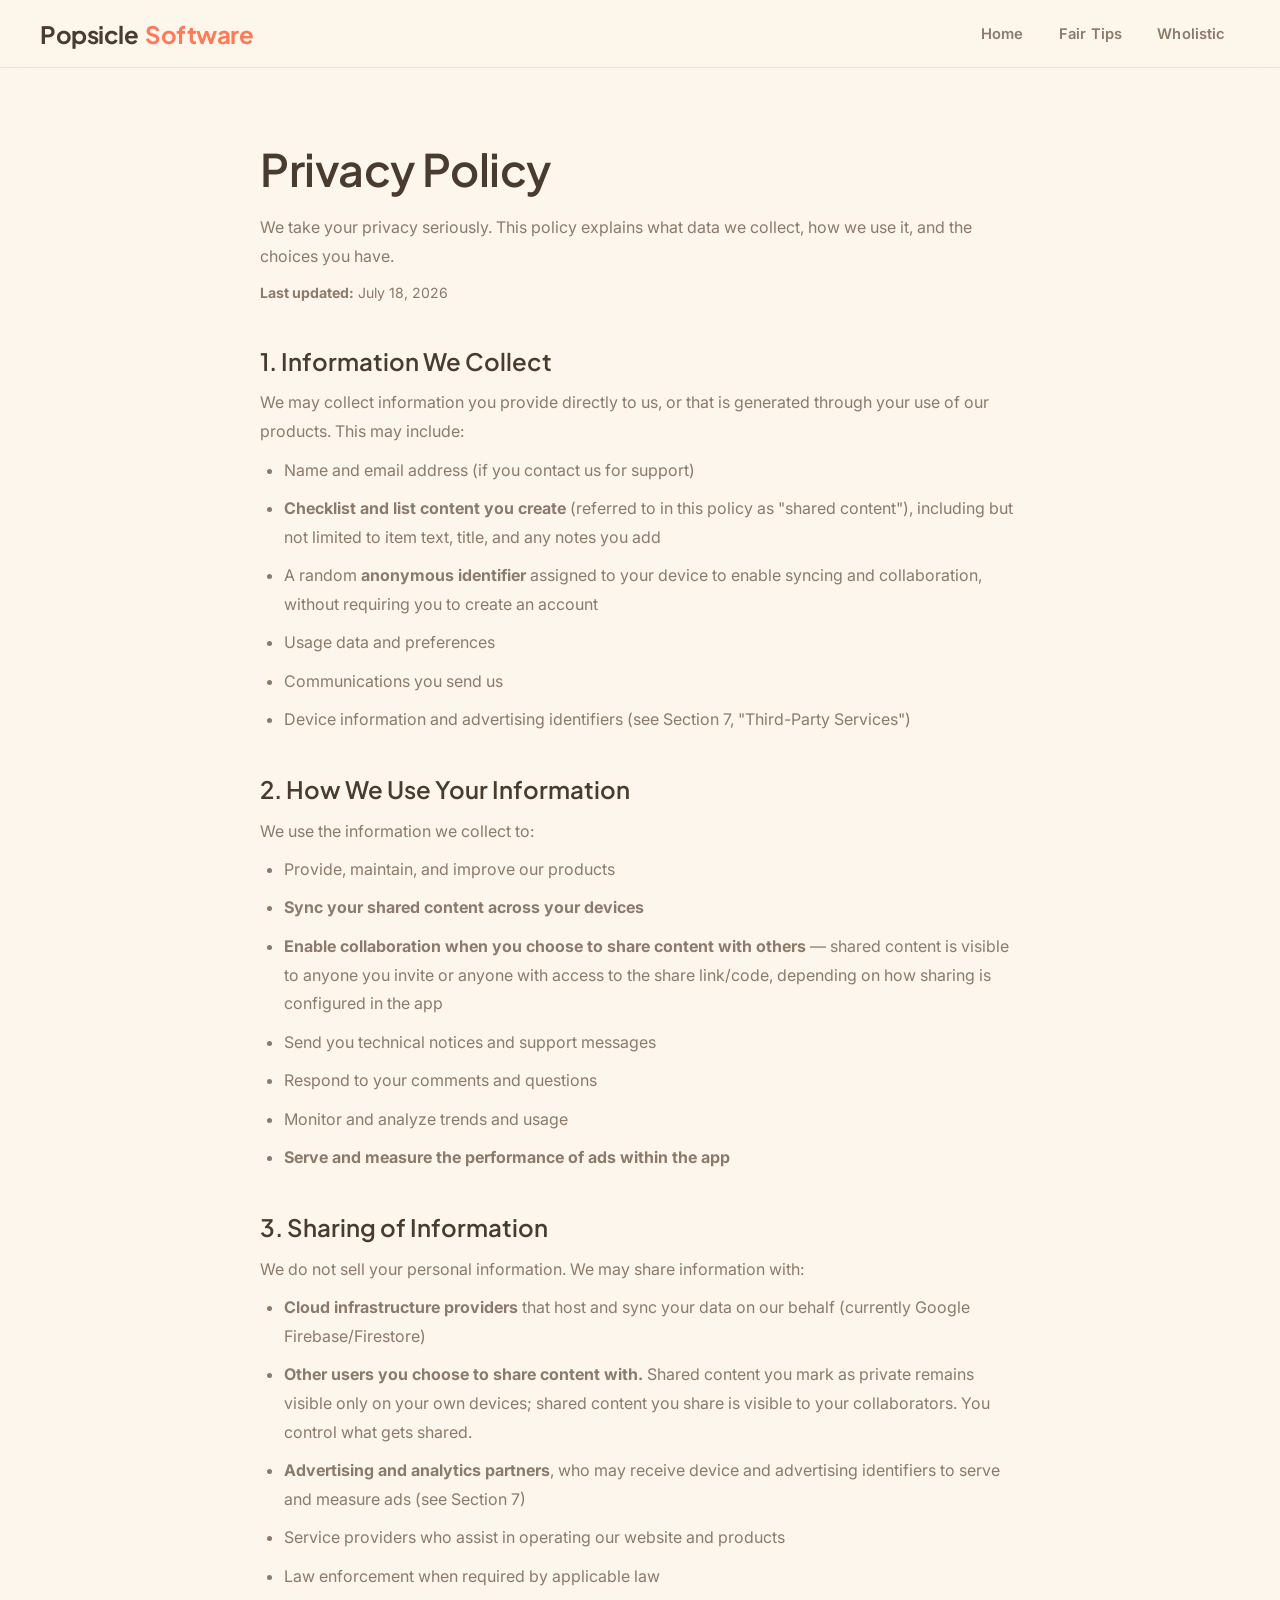
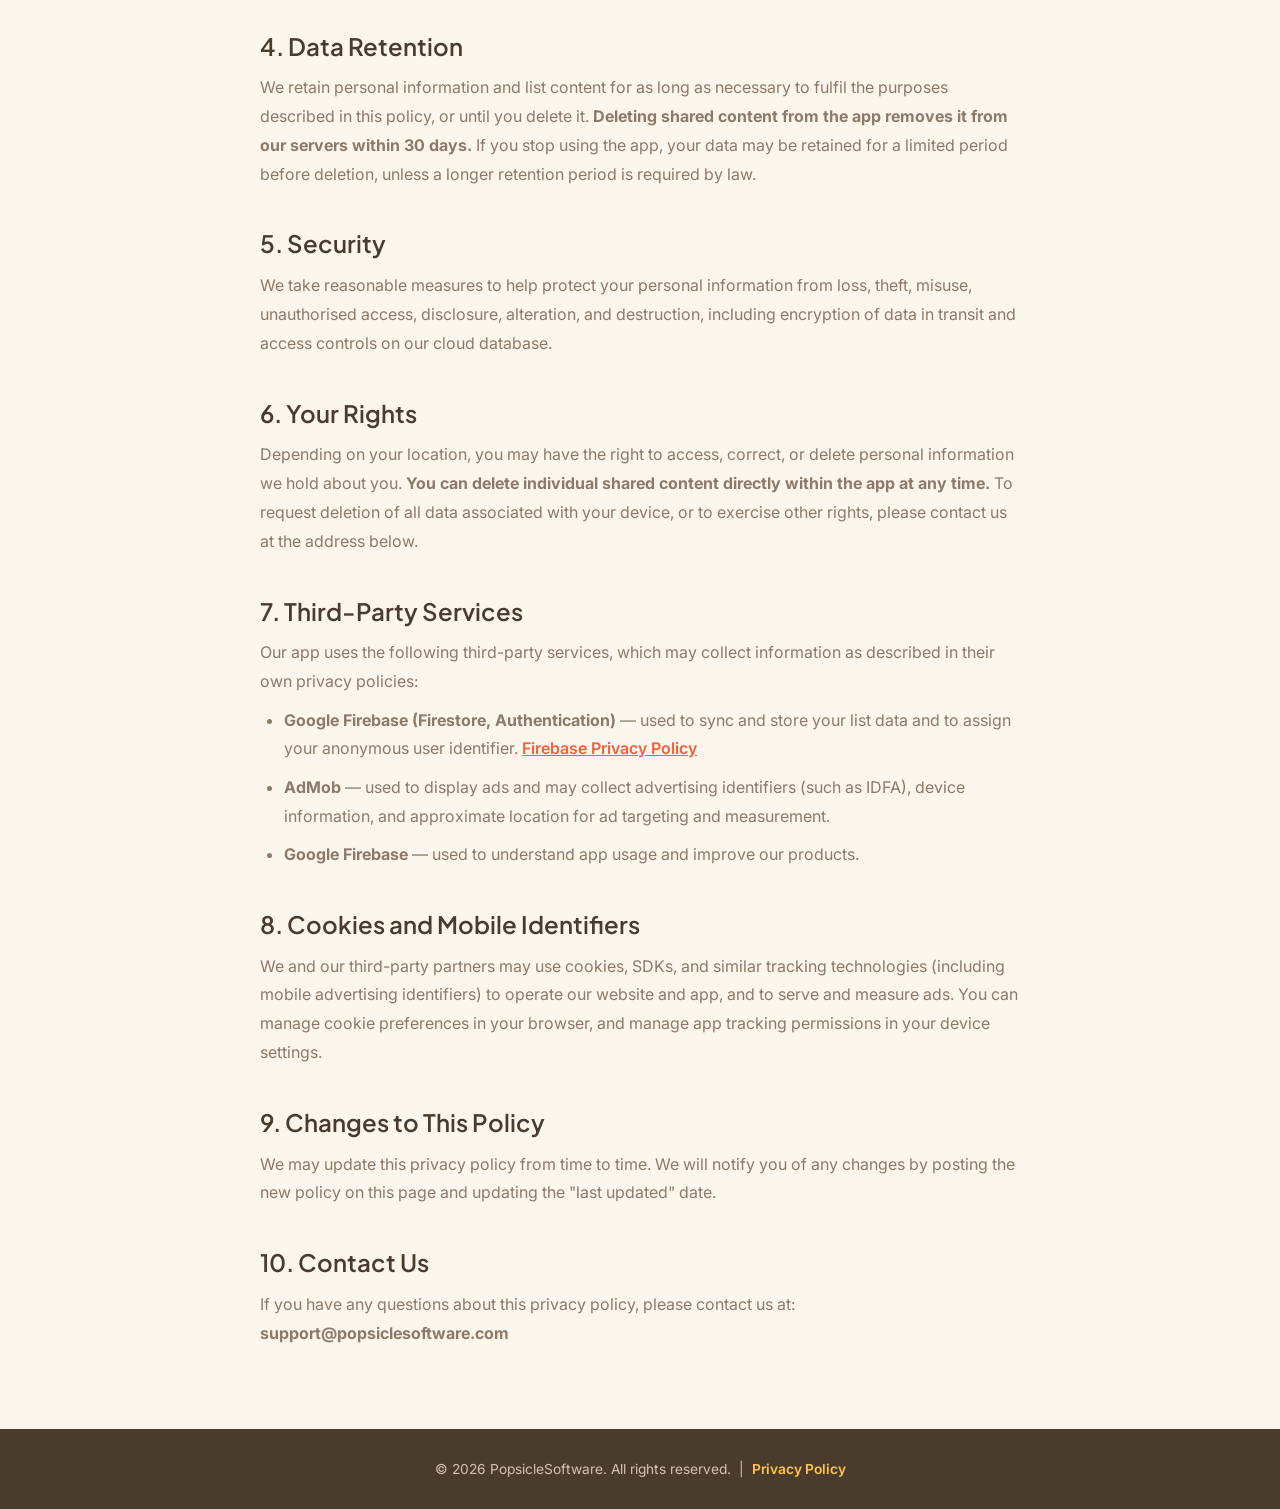
<file: pages/privacy.html>
<!DOCTYPE html>
<html lang="en">
<head>
  <meta charset="UTF-8" />
  <meta name="viewport" content="width=device-width, initial-scale=1.0" />
  <title>Privacy Policy — Popsicle Software</title>
  <meta name="description" content="Popsicle Software privacy policy — how we collect, use, and protect your data." />
  <link rel="stylesheet" href="../css/style.css" />
</head>
<body>

  <nav>
    <a class="nav-logo" href="../index.html">Popsicle<span>Software</span></a>
    <ul class="nav-links">
      <li><a href="../index.html">Home</a></li>
      <li><a href="fair_tips.html">Fair Tips</a></li>
      <li><a href="wholistic.html">Wholistic</a></li>
    </ul>
  </nav>

  <main>

    <section class="privacy-content">
      <div class="privacy-inner">

        <h1>Privacy Policy</h1>

        <p>We take your privacy seriously. This policy explains what data we collect, how we use it, and the choices you have.</p>

        <p class="last-updated"><strong>Last updated:</strong> July 18, 2026</p>

        <h2>1. Information We Collect</h2>
        <p>We may collect information you provide directly to us, or that is generated through your use of our products. This may include:</p>
        <ul>
          <li>Name and email address (if you contact us for support)</li>
          <li><strong>Checklist and list content you create</strong> (referred to in this policy as "shared content"), including but not limited to item text, title, and any notes you add</li>
          <li>A random <strong>anonymous identifier</strong> assigned to your device to enable syncing and collaboration, without requiring you to create an account</li>
          <li>Usage data and preferences</li>
          <li>Communications you send us</li>
          <li>Device information and advertising identifiers (see Section 7, "Third-Party Services")</li>
        </ul>

        <h2>2. How We Use Your Information</h2>
        <p>We use the information we collect to:</p>
        <ul>
          <li>Provide, maintain, and improve our products</li>
          <li><strong>Sync your shared content across your devices</strong></li>
          <li><strong>Enable collaboration when you choose to share content with others</strong> — shared content is visible to anyone you invite or anyone with access to the share link/code, depending on how sharing is configured in the app</li>
          <li>Send you technical notices and support messages</li>
          <li>Respond to your comments and questions</li>
          <li>Monitor and analyze trends and usage</li>
          <li><strong>Serve and measure the performance of ads within the app</strong></li>
        </ul>

        <h2>3. Sharing of Information</h2>
        <p>We do not sell your personal information. We may share information with:</p>
        <ul>
          <li><strong>Cloud infrastructure providers</strong> that host and sync your data on our behalf (currently Google Firebase/Firestore)</li>
          <li><strong>Other users you choose to share content with.</strong> Shared content you mark as private remains visible only on your own devices; shared content you share is visible to your collaborators. You control what gets shared.</li>
          <li><strong>Advertising and analytics partners</strong>, who may receive device and advertising identifiers to serve and measure ads (see Section 7)</li>
          <li>Service providers who assist in operating our website and products</li>
          <li>Law enforcement when required by applicable law</li>
        </ul>

        <h2>4. Data Retention</h2>
        <p>We retain personal information and list content for as long as necessary to fulfil the purposes described in this policy, or until you delete it. <strong>Deleting shared content from the app removes it from our servers within 30 days.</strong> If you stop using the app, your data may be retained for a limited period before deletion, unless a longer retention period is required by law.</p>

        <h2>5. Security</h2>
        <p>We take reasonable measures to help protect your personal information from loss, theft, misuse, unauthorised access, disclosure, alteration, and destruction, including encryption of data in transit and access controls on our cloud database.</p>

        <h2>6. Your Rights</h2>
        <p>Depending on your location, you may have the right to access, correct, or delete personal information we hold about you. <strong>You can delete individual shared content directly within the app at any time.</strong> To request deletion of all data associated with your device, or to exercise other rights, please contact us at the address below.</p>

        <h2>7. Third-Party Services</h2>
        <p>Our app uses the following third-party services, which may collect information as described in their own privacy policies:</p>
        <ul>
          <li><strong>Google Firebase (Firestore, Authentication)</strong> — used to sync and store your list data and to assign your anonymous user identifier. <a href="https://firebase.google.com/support/privacy">Firebase Privacy Policy</a></li>
          <li><strong>AdMob</strong> — used to display ads and may collect advertising identifiers (such as IDFA), device information, and approximate location for ad targeting and measurement.</li>
          <li><strong>Google Firebase</strong> — used to understand app usage and improve our products.</li>
        </ul>

        <h2>8. Cookies and Mobile Identifiers</h2>
        <p>We and our third-party partners may use cookies, SDKs, and similar tracking technologies (including mobile advertising identifiers) to operate our website and app, and to serve and measure ads. You can manage cookie preferences in your browser, and manage app tracking permissions in your device settings.</p>

        <h2>9. Changes to This Policy</h2>
        <p>We may update this privacy policy from time to time. We will notify you of any changes by posting the new policy on this page and updating the "last updated" date.</p>

        <h2>10. Contact Us</h2>
        <p>If you have any questions about this privacy policy, please contact us at:<br>
        <strong>support@popsiclesoftware.com</strong></p>

      </div>
    </section>

  </main>

  <footer>
    <p>
      &copy; <span id="yr"></span> PopsicleSoftware. All rights reserved. &nbsp;|&nbsp;
      <a href="privacy.html">Privacy Policy</a>
    </p>
  </footer>

  <script src="../js/nav.js"></script>
  <script>document.getElementById('yr').textContent = new Date().getFullYear();</script>
</body>
</html>
</file>
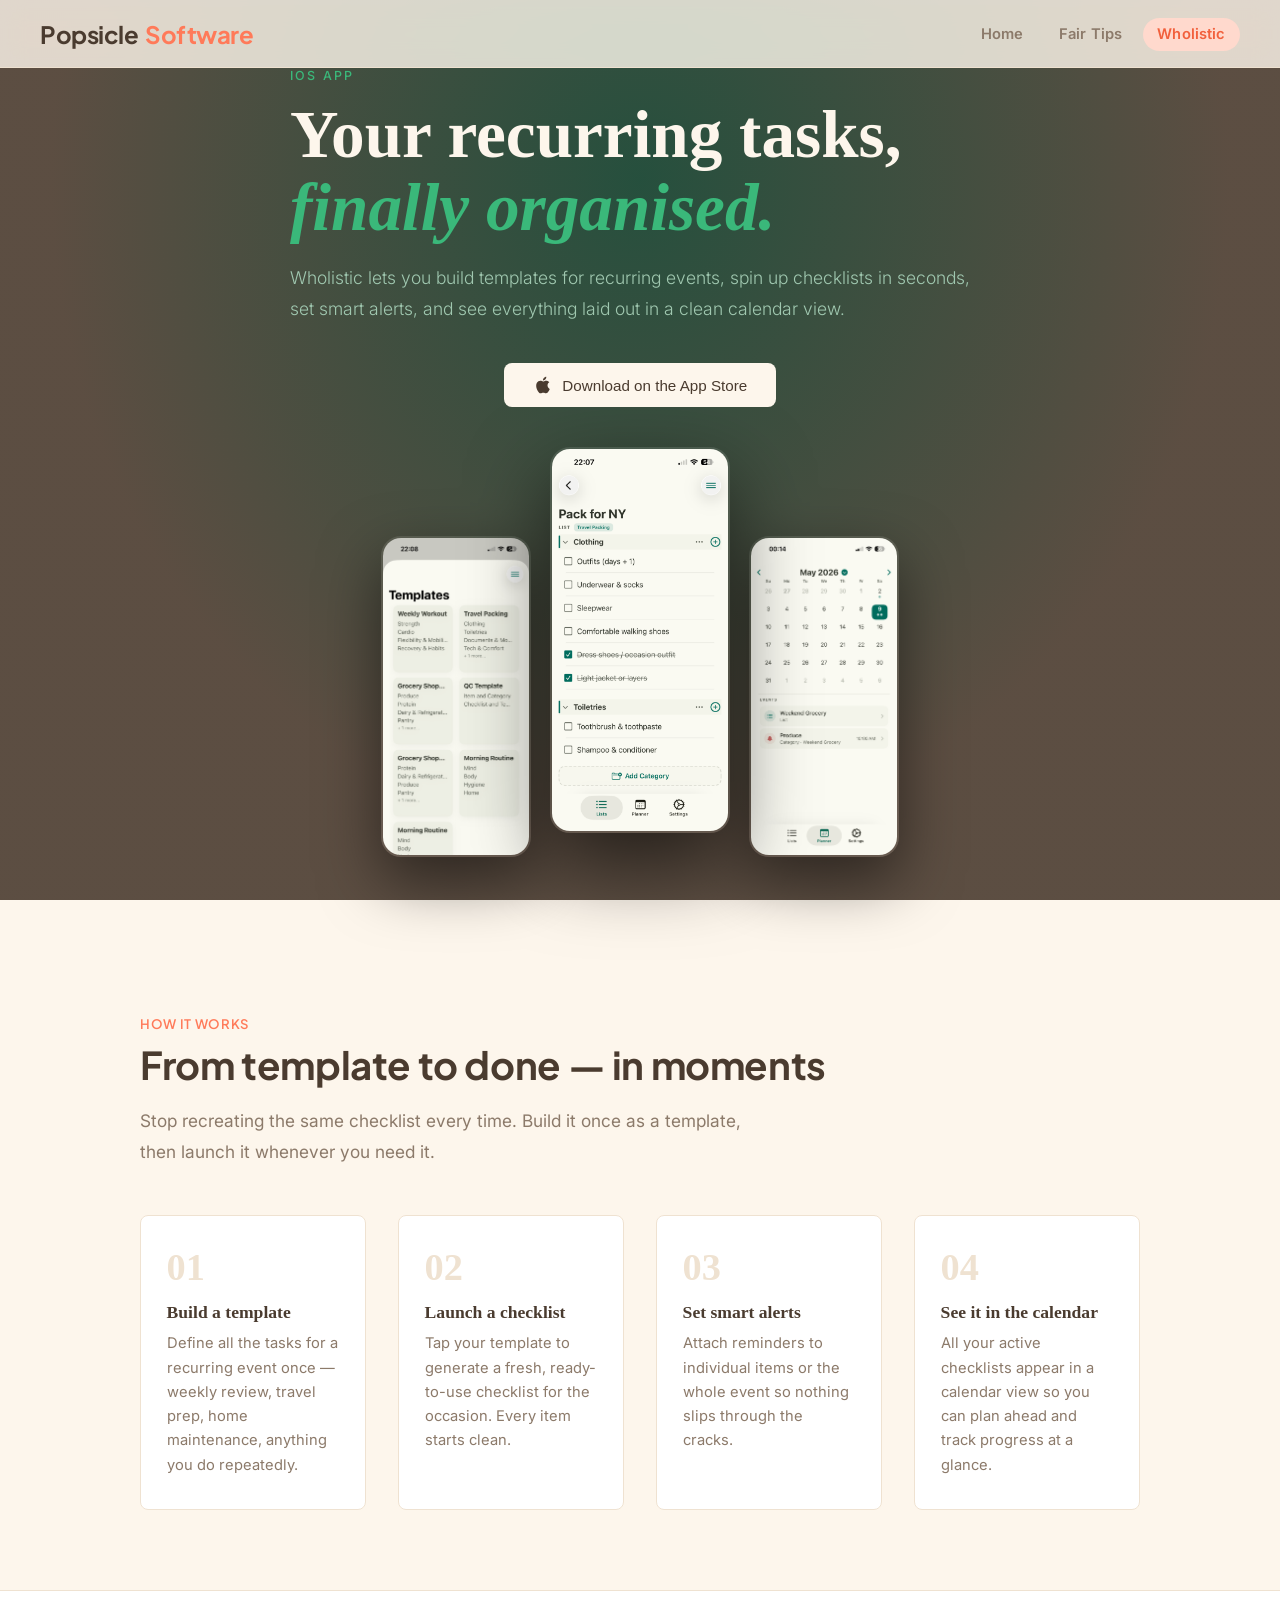
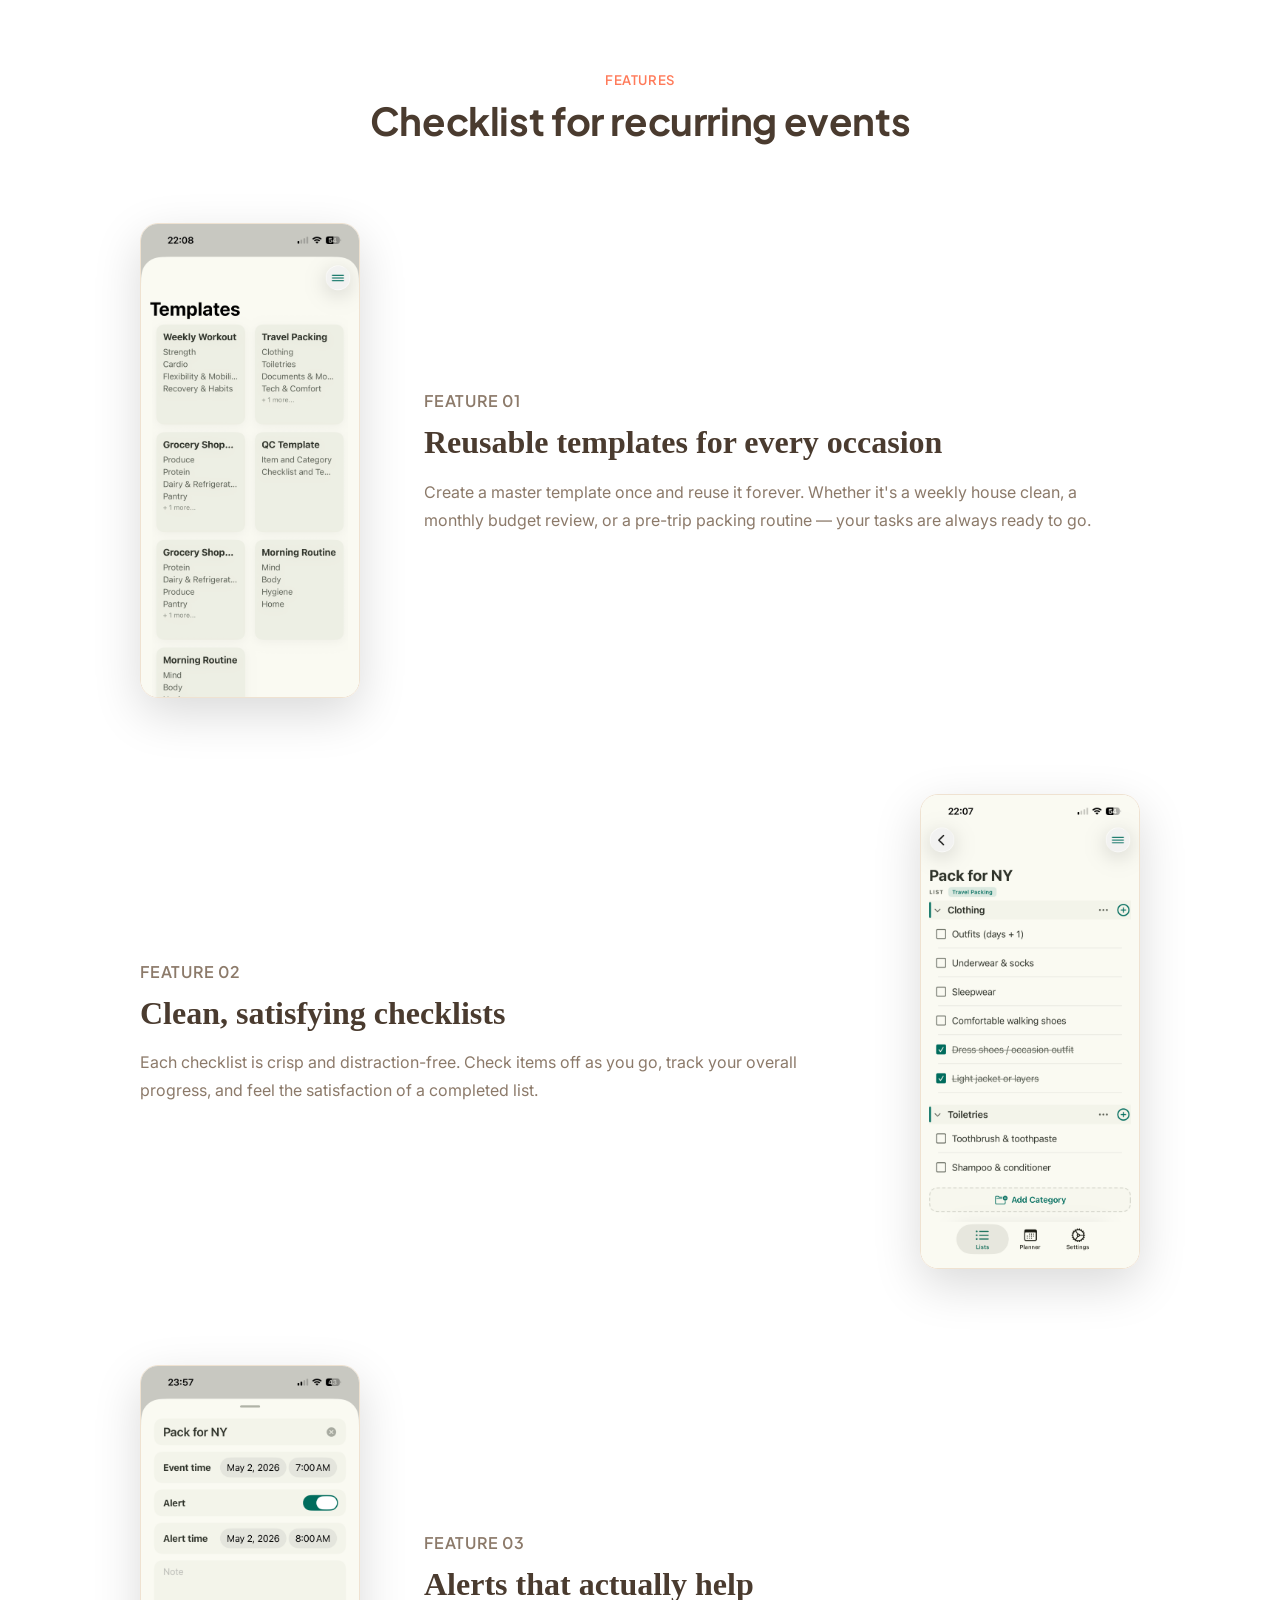
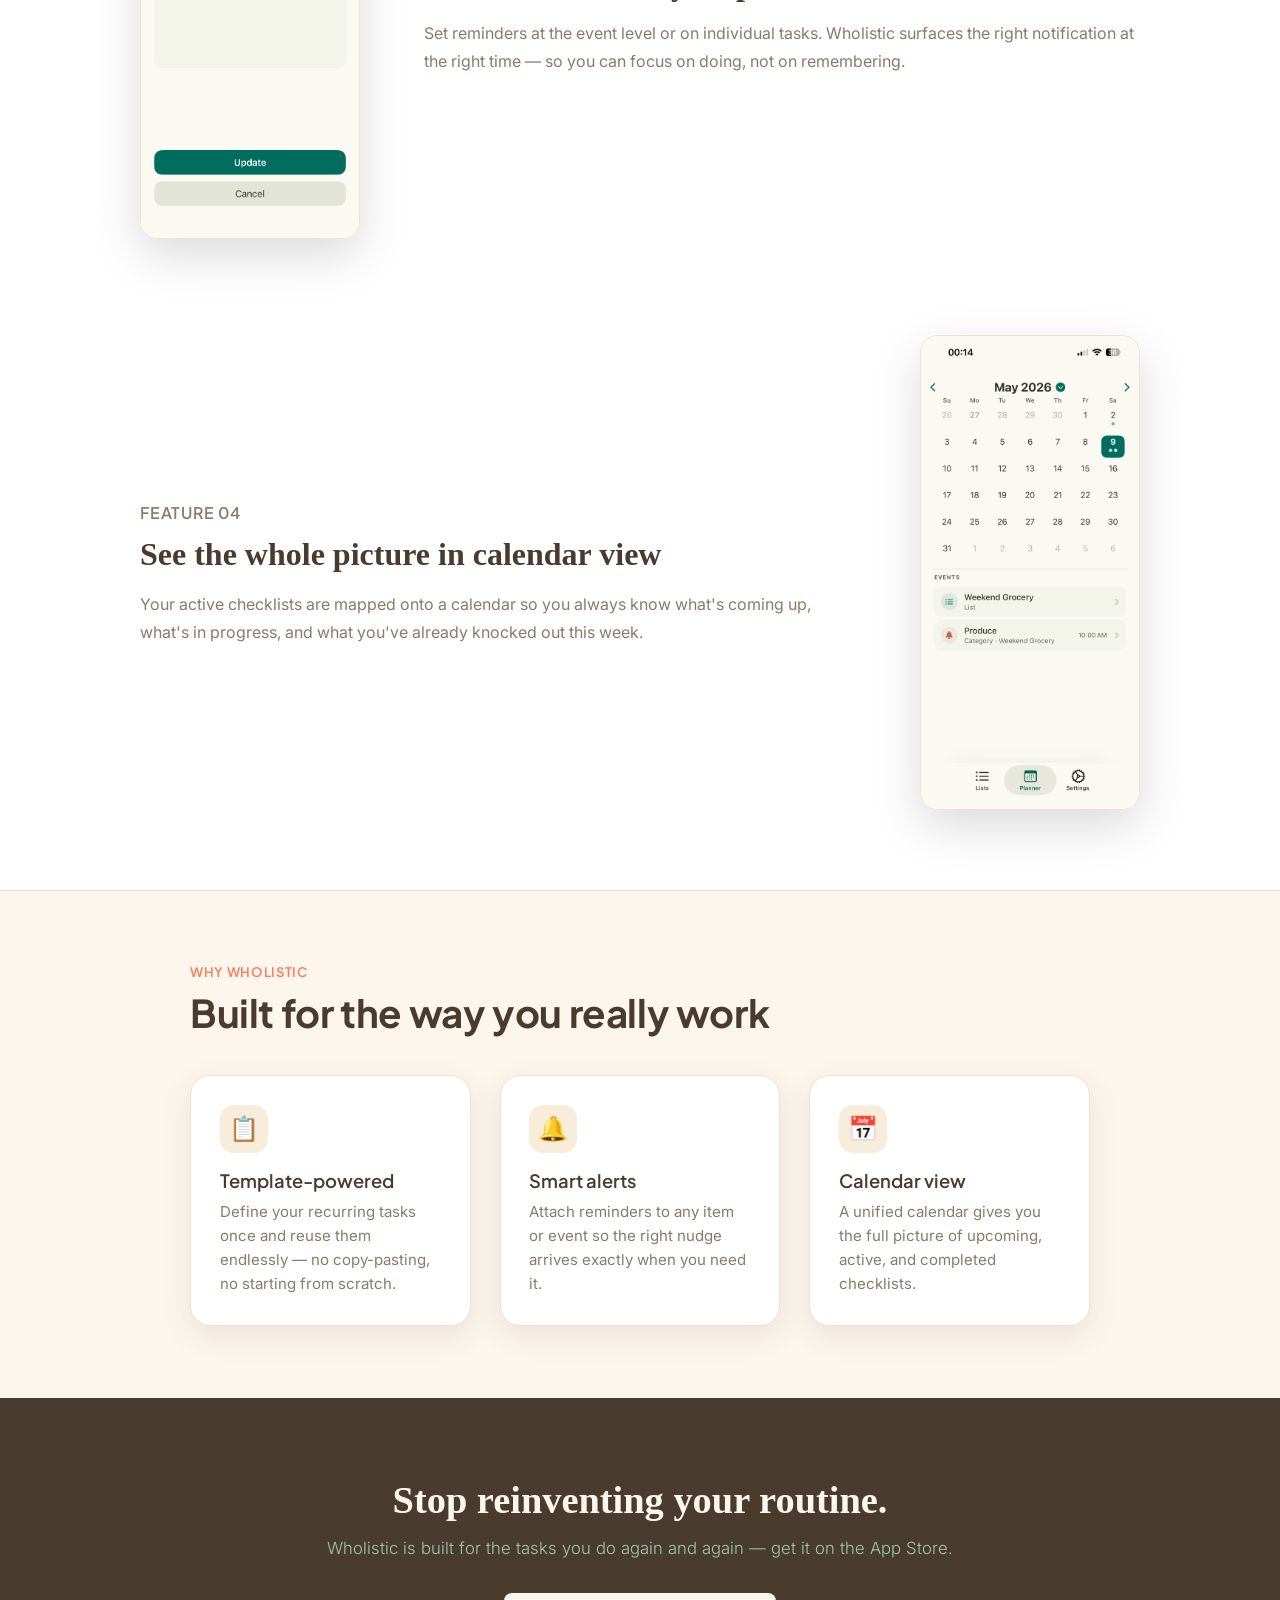
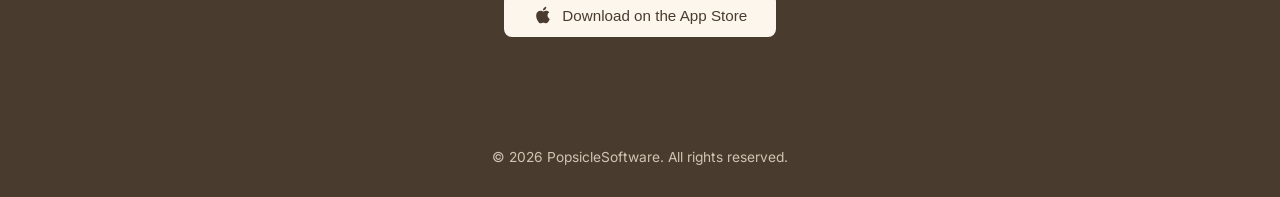
<file: pages/wholistic.html>
<!DOCTYPE html>
<html lang="en">
<head>
  <meta charset="UTF-8" />
  <meta name="viewport" content="width=device-width, initial-scale=1.0" />
  <title>Wholistic — PopsicleSoftware</title>
  <meta name="description" content="Wholistic: create checklists from templates for recurring events, set up alerts, and view everything in a calendar. Available on the App Store." />
  <link rel="stylesheet" href="../css/style.css" />
  <style>
    /* ── WHOLISTIC PAGE-SPECIFIC STYLES ── */

    --wh-accent: #3ab87a;

    /* Hero */
    .wh-hero {
      background: var(--ink);
      padding: 5rem 2rem 0;
      text-align: center;
      position: relative;
      overflow: hidden;
    }

    .wh-hero::before {
      content: '';
      position: absolute;
      inset: 0;
      background: radial-gradient(ellipse at 50% 20%, #0e3d2a 0%, var(--ink) 65%);
      opacity: .9;
    }

    .wh-hero-inner {
      position: relative;
      z-index: 1;
      max-width: 700px;
      margin: 0 auto;
    }

    .wh-hero-eyebrow {
      font-size: .78rem;
      font-weight: 500;
      letter-spacing: .18em;
      text-transform: uppercase;
      color: #3ab87a;
      margin-bottom: 1rem;
    }

    .wh-hero h1 {
      font-family: 'Playfair Display', serif;
      font-size: clamp(2.6rem, 6vw, 4.2rem);
      font-weight: 900;
      color: var(--cream);
      line-height: 1.08;
      margin-bottom: 1.2rem;
    }

    .wh-hero h1 em {
      font-style: italic;
      color: #3ab87a;
    }

    .wh-hero-sub {
      color: #a0c8b0;
      font-size: 1.1rem;
      line-height: 1.75;
      margin-bottom: 2.4rem;
      font-weight: 300;
    }

    .wh-hero-ctas {
      display: flex;
      gap: 1rem;
      justify-content: center;
      flex-wrap: wrap;
      margin-bottom: 4rem;
    }

    /* App Store badge */
    .btn-appstore {
      display: inline-flex;
      align-items: center;
      gap: .6rem;
      padding: .75rem 1.8rem;
      background: var(--cream);
      color: var(--ink);
      font-family: 'DM Sans', sans-serif;
      font-weight: 500;
      font-size: .95rem;
      text-decoration: none;
      border-radius: 8px;
      transition: background .2s, transform .15s;
    }

    .btn-appstore:hover { background: #e8e1d4; transform: translateY(-2px); }

    .btn-appstore svg {
      width: 20px;
      height: 20px;
      flex-shrink: 0;
    }

    /* Hero screenshots row */
    .wh-hero-screens {
      position: relative;
      display: flex;
      justify-content: center;
      align-items: flex-end;
      gap: 1.2rem;
      padding: 0 1rem;
    }

    .wh-phone {
      width: 150px;
      flex-shrink: 0;
      border-radius: 20px;
      overflow: hidden;
      box-shadow: 0 24px 60px rgba(0,0,0,.5);
      border: 2px solid rgba(255,255,255,.08);
      transition: transform .3s;
    }

    .wh-phone:hover { transform: translateY(-8px); }

    .wh-phone.center {
      width: 180px;
      transform: translateY(-24px);
      box-shadow: 0 32px 80px rgba(0,0,0,.6);
    }

    .wh-phone.center:hover { transform: translateY(-32px); }

    .wh-phone img {
      width: 100%;
      display: block;
    }

    /* Gradient fade hero → content */
    .wh-hero-fade {
      height: 80px;
      background: linear-gradient(to bottom, transparent, var(--cream));
      margin-top: -2px;
    }

    /* ── HOW IT WORKS ── */
    .wh-how {
      padding: 5rem 2rem;
      background: var(--cream);
    }

    .wh-how-inner {
      max-width: 1000px;
      margin: 0 auto;
    }

    .wh-steps {
      display: grid;
      grid-template-columns: repeat(auto-fit, minmax(200px, 1fr));
      gap: 2rem;
      margin-top: 3rem;
      counter-reset: steps;
    }

    .wh-step {
      position: relative;
      padding: 2rem 1.6rem;
      background: var(--card-bg);
      border: 1px solid var(--border);
      border-radius: 8px;
      counter-increment: steps;
    }

    .wh-step::before {
      content: counter(steps, decimal-leading-zero);
      display: block;
      font-family: 'Playfair Display', serif;
      font-size: 2.4rem;
      font-weight: 900;
      color: var(--border);
      line-height: 1;
      margin-bottom: 1rem;
    }

    .wh-step h4 {
      font-family: 'Playfair Display', serif;
      font-size: 1.1rem;
      color: var(--ink);
      margin-bottom: .5rem;
    }

    .wh-step p {
      font-size: .92rem;
      color: var(--muted);
      line-height: 1.65;
    }

    /* ── FEATURE SHOWCASE ── */
    .wh-showcase {
      padding: 5rem 2rem;
    }

    .wh-showcase-inner { max-width: 1000px; margin: 0 auto; }

    .wh-showcase-row {
      display: flex;
      align-items: center;
      gap: 4rem;
      margin-bottom: 6rem;
    }

    .wh-showcase-row:last-child { margin-bottom: 0; }

    .wh-showcase-row.reverse { flex-direction: row-reverse; }

    .wh-showcase-text { flex: 1; min-width: 240px; }

    .wh-showcase-text .section-label { margin-bottom: .5rem; }

    .wh-showcase-text h3 {
      font-family: 'Playfair Display', serif;
      font-size: clamp(1.5rem, 2.5vw, 2rem);
      font-weight: 700;
      color: var(--ink);
      margin-bottom: 1rem;
      line-height: 1.2;
    }

    .wh-showcase-text p {
      color: var(--muted);
      font-size: 1rem;
      line-height: 1.75;
    }

    .wh-showcase-img {
      flex-shrink: 0;
      width: 220px;
    }

    .wh-showcase-img img {
      width: 100%;
      border-radius: 18px;
      box-shadow: 0 16px 48px rgba(0,0,0,.15);
      border: 1px solid var(--border);
      display: block;
    }

    /* ── DARK STRIP CTA ── */
    .wh-cta-strip {
      background: var(--ink);
      padding: 5rem 2rem;
      text-align: center;
    }

    .wh-cta-strip h2 {
      font-family: 'Playfair Display', serif;
      font-size: clamp(1.8rem, 3vw, 2.8rem);
      color: var(--cream);
      margin-bottom: 1rem;
    }

    .wh-cta-strip p {
      color: #a0c8b0;
      font-size: 1.05rem;
      margin-bottom: 2.2rem;
      font-weight: 300;
    }

    /* ── RESPONSIVE ── */
    @media (max-width: 768px) {
      .wh-showcase-row,
      .wh-showcase-row.reverse {
        flex-direction: column;
        gap: 2rem;
        margin-bottom: 4rem;
      }

      .wh-showcase-img { width: 180px; margin: 0 auto; }

      .wh-phone { width: 110px; }
      .wh-phone.center { width: 140px; }

      .wh-hero-ctas { flex-direction: column; align-items: center; }
    }

    @media (max-width: 480px) {
      .wh-phone { display: none; }
      .wh-phone.center { display: block; width: 200px; transform: none; }
    }
  </style>
</head>
<body>

  <nav>
    <a class="nav-logo" href="../index.html">Popsicle<span>Software</span></a>
    <ul class="nav-links">
      <li><a href="../index.html">Home</a></li>
      <li><a href="fair_tips.html">Fair Tips</a></li>
      <li><a href="wholistic.html" class="active">Wholistic</a></li>
    </ul>
  </nav>

  <main>

    <!-- ── HERO ── -->
    <section class="wh-hero">
      <div class="wh-hero-inner">
        <p class="wh-hero-eyebrow fade-up">iOS App</p>
        <h1 class="fade-up fade-up-d1">Your recurring tasks,<br/><em>finally organised.</em></h1>
        <p class="wh-hero-sub fade-up fade-up-d2">
          Wholistic lets you build templates for recurring events, spin up
          checklists in seconds, set smart alerts, and see everything laid
          out in a clean calendar view.
        </p>
        <div class="wh-hero-ctas fade-up fade-up-d3">
          <a class="btn-appstore" href="#">
            <svg viewBox="0 0 24 24" fill="currentColor" aria-hidden="true">
              <path d="M18.71 19.5c-.83 1.24-1.71 2.45-3.05 2.47-1.34.03-1.77-.79-3.29-.79-1.53 0-2 .77-3.27.82-1.31.05-2.3-1.32-3.14-2.53C4.25 17 2.94 12.45 4.7 9.39c.87-1.52 2.43-2.48 4.12-2.51 1.28-.02 2.5.87 3.29.87.78 0 2.26-1.07 3.8-.91.65.03 2.47.26 3.64 1.98-.09.06-2.17 1.28-2.15 3.81.03 3.02 2.65 4.03 2.68 4.04-.03.07-.42 1.44-1.38 2.83M13 3.5c.73-.83 1.94-1.46 2.94-1.5.13 1.17-.34 2.35-1.04 3.19-.69.85-1.83 1.51-2.95 1.42-.15-1.15.41-2.35 1.05-3.11z"/>
            </svg>
            Download on the App Store
          </a>
        </div>
      </div>

      <!-- Screenshots row -->
      <div class="wh-hero-screens fade-up fade-up-d3">
        <div class="wh-phone">
          <img src="../assets/wholistic/TemplateList-raw.PNG" alt="Wholistic template list" />
        </div>
        <div class="wh-phone center">
          <img src="../assets/wholistic/WorkingList-raw.PNG" alt="Wholistic active checklist" />
        </div>
        <div class="wh-phone">
          <img src="../assets/wholistic/Planner-raw.PNG" alt="Wholistic calendar planner" />
        </div>
      </div>
    </section>

    <!-- Gradient fade from hero into content -->
    <div class="wh-hero-fade"></div>

    <!-- ── HOW IT WORKS ── -->
    <section class="wh-how">
      <div class="wh-how-inner">
        <p class="section-label">How It Works</p>
        <h2 class="section-title">From template to done — in moments</h2>
        <p class="section-body">
          Stop recreating the same checklist every time. Build it once as a template,
          then launch it whenever you need it.
        </p>

        <div class="wh-steps">
          <div class="wh-step">
            <h4>Build a template</h4>
            <p>Define all the tasks for a recurring event once — weekly review, travel prep, home maintenance, anything you do repeatedly.</p>
          </div>
          <div class="wh-step">
            <h4>Launch a checklist</h4>
            <p>Tap your template to generate a fresh, ready-to-use checklist for the occasion. Every item starts clean.</p>
          </div>
          <div class="wh-step">
            <h4>Set smart alerts</h4>
            <p>Attach reminders to individual items or the whole event so nothing slips through the cracks.</p>
          </div>
          <div class="wh-step">
            <h4>See it in the calendar</h4>
            <p>All your active checklists appear in a calendar view so you can plan ahead and track progress at a glance.</p>
          </div>
        </div>
      </div>
    </section>

    <!-- ── FEATURE SHOWCASE ── -->
    <section class="wh-showcase" style="background: var(--card-bg); border-top: 1px solid var(--border); border-bottom: 1px solid var(--border);">
      <div class="wh-showcase-inner">

        <div style="text-align:center; max-width:600px; margin: 0 auto 5rem;">
          <p class="section-label">Features</p>
          <h2 class="section-title">Checklist for recurring events</h2>
        </div>

        <!-- Feature 1 — Templates -->
        <div class="wh-showcase-row">
          <div class="wh-showcase-img">
            <img src="../assets/wholistic/TemplateList-raw.PNG" alt="Template list screen" />
          </div>
          <div class="wh-showcase-text">
            <p class="section-label">Feature 01</p>
            <h3>Reusable templates for every occasion</h3>
            <p>
              Create a master template once and reuse it forever. Whether it's a
              weekly house clean, a monthly budget review, or a pre-trip packing
              routine — your tasks are always ready to go.
            </p>
          </div>
        </div>

        <!-- Feature 2 — Active checklists -->
        <div class="wh-showcase-row reverse">
          <div class="wh-showcase-img">
            <img src="../assets/wholistic/WorkingList-raw.PNG" alt="Active checklist screen" />
          </div>
          <div class="wh-showcase-text">
            <p class="section-label">Feature 02</p>
            <h3>Clean, satisfying checklists</h3>
            <p>
              Each checklist is crisp and distraction-free. Check items off as you
              go, track your overall progress, and feel the satisfaction of a
              completed list.
            </p>
          </div>
        </div>

        <!-- Feature 3 — Alerts -->
        <div class="wh-showcase-row">
          <div class="wh-showcase-img">
            <img src="../assets/wholistic/Alert-raw.PNG" alt="Alert setup screen" />
          </div>
          <div class="wh-showcase-text">
            <p class="section-label">Feature 03</p>
            <h3>Alerts that actually help</h3>
            <p>
              Set reminders at the event level or on individual tasks. Wholistic
              surfaces the right notification at the right time — so you can focus
              on doing, not on remembering.
            </p>
          </div>
        </div>

        <!-- Feature 4 — Calendar -->
        <div class="wh-showcase-row reverse">
          <div class="wh-showcase-img">
            <img src="../assets/wholistic/Planner-raw.PNG" alt="Calendar planner screen" />
          </div>
          <div class="wh-showcase-text">
            <p class="section-label">Feature 04</p>
            <h3>See the whole picture in calendar view</h3>
            <p>
              Your active checklists are mapped onto a calendar so you always know
              what's coming up, what's in progress, and what you've already
              knocked out this week.
            </p>
          </div>
        </div>

      </div>
    </section>

    <!-- ── FEATURES GRID ── -->
    <section class="product-content">
      <div class="product-content-inner">

        <p class="section-label">Why Wholistic</p>
        <h2 class="section-title">Built for the way you really work</h2>

        <div class="features-grid">
          <div class="feature-item">
            <div class="icon">📋</div>
            <h4>Template-powered</h4>
            <p>Define your recurring tasks once and reuse them endlessly — no copy-pasting, no starting from scratch.</p>
          </div>
          <div class="feature-item">
            <div class="icon">🔔</div>
            <h4>Smart alerts</h4>
            <p>Attach reminders to any item or event so the right nudge arrives exactly when you need it.</p>
          </div>
          <div class="feature-item">
            <div class="icon">📅</div>
            <h4>Calendar view</h4>
            <p>A unified calendar gives you the full picture of upcoming, active, and completed checklists.</p>
          </div>
        </div>

      </div>
    </section>

    <!-- ── FINAL CTA STRIP ── -->
    <section class="wh-cta-strip">
      <h2 class="fade-up">Stop reinventing your routine.</h2>
      <p class="fade-up fade-up-d1">Wholistic is built for the tasks you do again and again — get it on the App Store.</p>
      <a class="btn-appstore fade-up fade-up-d2" href="#">
        <svg viewBox="0 0 24 24" fill="currentColor" aria-hidden="true" style="width:20px;height:20px;">
          <path d="M18.71 19.5c-.83 1.24-1.71 2.45-3.05 2.47-1.34.03-1.77-.79-3.29-.79-1.53 0-2 .77-3.27.82-1.31.05-2.3-1.32-3.14-2.53C4.25 17 2.94 12.45 4.7 9.39c.87-1.52 2.43-2.48 4.12-2.51 1.28-.02 2.5.87 3.29.87.78 0 2.26-1.07 3.8-.91.65.03 2.47.26 3.64 1.98-.09.06-2.17 1.28-2.15 3.81.03 3.02 2.65 4.03 2.68 4.04-.03.07-.42 1.44-1.38 2.83M13 3.5c.73-.83 1.94-1.46 2.94-1.5.13 1.17-.34 2.35-1.04 3.19-.69.85-1.83 1.51-2.95 1.42-.15-1.15.41-2.35 1.05-3.11z"/>
        </svg>
        Download on the App Store
      </a>
    </section>

  </main>

  <footer>
    <p>
      &copy; <span id="yr"></span> PopsicleSoftware. All rights reserved.
    </p>
  </footer>

  <script src="../js/nav.js"></script>
  <script>document.getElementById('yr').textContent = new Date().getFullYear();</script>
</body>
</html>
</file>
<file: css/style.css>
@import url('https://fonts.googleapis.com/css2?family=Plus+Jakarta+Sans:wght@400;500;600;700;800&family=Inter:wght@300;400;500;600;700&display=swap');

:root {
  /* ── Warm & playful palette (Waiwai) ── */
  --cream:    #fdf6ec;  /* page background */
  --cream-2:  #f8ecdb;  /* deeper warm cream for alt sections */
  --ink:      #4a3b2f;  /* warm dark brown — dark sections & text */
  --ink-deep: #382c22;  /* deepest brown for gradients */
  --accent:   #ff7a59;  /* coral */
  --accent-dark: #f2603c;
  --accent-soft: #ffd9cd; /* pale coral tint */
  --honey:    #ffc24b;  /* golden secondary */
  --muted:    #8c7a6a;  /* warm muted body text */
  --card-bg:  #ffffff;
  --border:   #efe2d1;

  --font-display: 'Plus Jakarta Sans', 'Inter', sans-serif;
  --font-body: 'Inter', sans-serif;

  --shadow-soft: 0 10px 30px rgba(74, 59, 47, .10);
  --shadow-lift: 0 18px 44px rgba(74, 59, 47, .16);
  --radius: 20px;
}

*, *::before, *::after { box-sizing: border-box; margin: 0; padding: 0; }

html { scroll-behavior: smooth; }

body {
  font-family: var(--font-body);
  background: var(--cream);
  color: var(--ink);
  min-height: 100vh;
  display: flex;
  flex-direction: column;
  -webkit-font-smoothing: antialiased;
}

/* ── NAV ── */
nav {
  position: sticky;
  top: 0;
  z-index: 100;
  background: rgba(253, 246, 236, .82);
  backdrop-filter: saturate(160%) blur(12px);
  -webkit-backdrop-filter: saturate(160%) blur(12px);
  display: flex;
  align-items: center;
  justify-content: space-between;
  padding: 0 2.5rem;
  height: 68px;
  border-bottom: 1px solid var(--border);
  transition: box-shadow .25s, background .25s;
}

nav.scrolled { box-shadow: 0 6px 24px rgba(74, 59, 47, .10); }

.nav-logo {
  display: inline-flex;
  align-items: center;
  gap: .45rem;
  font-family: var(--font-display);
  font-size: 1.5rem;
  font-weight: 700;
  color: var(--ink);
  text-decoration: none;
  letter-spacing: -.02em;
}

.nav-logo span { color: var(--accent); }

.nav-links { display: flex; gap: .4rem; list-style: none; }

.nav-links a {
  color: var(--muted);
  text-decoration: none;
  font-size: .92rem;
  font-weight: 600;
  letter-spacing: .01em;
  padding: .45rem .9rem;
  border-radius: 999px;
  transition: color .2s, background .2s;
}

.nav-links a:hover { color: var(--accent-dark); background: var(--accent-soft); }
.nav-links a.active { color: var(--accent-dark); background: var(--accent-soft); }

/* ── MAIN ── */
main { flex: 1; }

/* ── FOOTER ── */
footer {
  background: var(--ink);
  color: #d3c3b3;
  text-align: center;
  padding: 2rem 1.5rem;
  font-size: .86rem;
}

footer a { color: var(--honey); text-decoration: none; font-weight: 600; }
footer a:hover { text-decoration: underline; }

/* ── HERO ── */
.hero {
  position: relative;
  min-height: 500px;
  display: flex;
  align-items: center;
  justify-content: center;
  text-align: center;
  overflow: hidden;
  padding: 6rem 2rem;
  background: var(--ink);
}

.hero-bg {
  position: absolute; inset: 0;
  background:
    radial-gradient(ellipse at 78% 18%, rgba(255,194,75,.22) 0%, transparent 45%),
    radial-gradient(ellipse at 50% 40%, #6a5240 0%, var(--ink-deep) 72%);
}

.hero-content {
  position: relative;
  z-index: 1;
  max-width: 720px;
}

.hero-eyebrow {
  display: inline-block;
  font-family: var(--font-display);
  font-size: .82rem;
  font-weight: 600;
  letter-spacing: .06em;
  text-transform: uppercase;
  color: var(--ink);
  background: var(--honey);
  padding: .35rem .9rem;
  border-radius: 999px;
  margin-bottom: 1.4rem;
}

.hero h1 {
  font-family: var(--font-display);
  font-size: clamp(2.5rem, 5.2vw, 4.1rem);
  font-weight: 700;
  color: var(--cream);
  line-height: 1.08;
  letter-spacing: -.02em;
  margin-bottom: 1.4rem;
}

.hero p {
  color: #e0d0bf;
  font-size: 1.12rem;
  line-height: 1.7;
  margin-bottom: 2.2rem;
  font-weight: 400;
  max-width: 560px;
  margin-left: auto;
  margin-right: auto;
}

/* ── BUTTONS (pills) ── */
.btn {
  display: inline-block;
  padding: .9rem 2.1rem;
  background: var(--accent);
  color: #fff;
  font-family: var(--font-display);
  font-weight: 500;
  font-size: 1rem;
  text-decoration: none;
  border-radius: 999px;
  box-shadow: 0 8px 20px rgba(255, 122, 89, .35);
  transition: background .2s, transform .15s, box-shadow .2s;
}

.btn:hover {
  background: var(--accent-dark);
  transform: translateY(-2px);
  box-shadow: 0 12px 26px rgba(255, 122, 89, .42);
}

.btn-outline {
  background: transparent;
  border: 2px solid var(--accent);
  color: var(--accent);
  box-shadow: none;
  margin-left: 1rem;
}

.btn-outline:hover { background: var(--accent); color: #fff; }

/* ── SECTION ── */
.section { padding: 5.5rem 2rem; }
.section-inner { max-width: 1100px; margin: 0 auto; }

.section-label {
  font-family: var(--font-display);
  font-size: .82rem;
  font-weight: 600;
  letter-spacing: .05em;
  text-transform: uppercase;
  color: var(--accent);
  margin-bottom: .7rem;
}

.section-title {
  font-family: var(--font-display);
  font-size: clamp(1.9rem, 3vw, 2.6rem);
  font-weight: 700;
  line-height: 1.15;
  letter-spacing: -.01em;
  margin-bottom: 1.2rem;
}

.section-body {
  color: var(--muted);
  font-size: 1.08rem;
  line-height: 1.75;
  max-width: 640px;
}

/* ── PRODUCT GRID ── */
.product-grid {
  display: grid;
  grid-template-columns: repeat(auto-fit, minmax(260px, 1fr));
  gap: 2rem;
  margin-top: 3rem;
}

.product-card {
  position: relative;
  background: var(--card-bg);
  border: 1px solid var(--border);
  border-radius: var(--radius);
  padding: 2.2rem;
  text-decoration: none;
  color: inherit;
  box-shadow: var(--shadow-soft);
  transition: box-shadow .25s, transform .25s, border-color .25s;
  display: flex;
  flex-direction: column;
  gap: .8rem;
  overflow: hidden;
}

.product-card::after {
  content: '';
  position: absolute;
  inset: 0 0 auto 0;
  height: 5px;
  background: linear-gradient(90deg, var(--accent), var(--honey));
  opacity: 0;
  transition: opacity .25s;
}

.product-card:hover {
  box-shadow: var(--shadow-lift);
  transform: translateY(-6px);
  border-color: var(--accent-soft);
}

.product-card:hover::after { opacity: 1; }

.product-card-icon {
  font-size: 2rem;
  line-height: 1;
  width: 3.4rem;
  height: 3.4rem;
  display: flex;
  align-items: center;
  justify-content: center;
  background: var(--accent-soft);
  border-radius: 16px;
}

.product-card h3 {
  font-family: var(--font-display);
  font-size: 1.45rem;
  font-weight: 600;
}

.product-card p {
  color: var(--muted);
  font-size: .97rem;
  line-height: 1.65;
  flex: 1;
}

.product-card .card-link {
  color: var(--accent);
  font-family: var(--font-display);
  font-size: .95rem;
  font-weight: 500;
  margin-top: .5rem;
}

/* ── PRODUCT PAGE ── */
.product-header {
  background: var(--ink);
  padding: 4.5rem 2rem;
  text-align: left;
}

.product-header-inner {
  max-width: 900px;
  margin: 0 auto;
}

.product-header .eyebrow {
  font-family: var(--font-display);
  font-size: .82rem;
  font-weight: 600;
  letter-spacing: .05em;
  text-transform: uppercase;
  color: var(--honey);
  margin-bottom: .6rem;
}

.product-header h1 {
  font-family: var(--font-display);
  font-size: clamp(2rem, 4vw, 3.2rem);
  font-weight: 600;
  color: var(--cream);
  margin-bottom: 1rem;
}

.product-header p {
  color: #e0d0bf;
  font-size: 1.1rem;
  line-height: 1.7;
  max-width: 600px;
  font-weight: 400;
}

.product-content { padding: 4.5rem 2rem; }
.product-content-inner { max-width: 900px; margin: 0 auto; }

.features-grid {
  display: grid;
  grid-template-columns: repeat(auto-fit, minmax(240px, 1fr));
  gap: 1.8rem;
  margin-top: 2.5rem;
}

.feature-item {
  background: var(--card-bg);
  border: 1px solid var(--border);
  border-radius: var(--radius);
  padding: 1.8rem;
  box-shadow: var(--shadow-soft);
  transition: transform .25s, box-shadow .25s;
}

.feature-item:hover { transform: translateY(-4px); box-shadow: var(--shadow-lift); }

.feature-item .icon {
  font-size: 1.5rem;
  width: 3rem;
  height: 3rem;
  display: flex;
  align-items: center;
  justify-content: center;
  background: var(--cream-2);
  border-radius: 14px;
  margin-bottom: 1rem;
}
.feature-item h4 {
  font-family: var(--font-display);
  font-size: 1.15rem;
  font-weight: 600;
  margin-bottom: .5rem;
}
.feature-item p { color: var(--muted); font-size: .94rem; line-height: 1.6; }

.divider { border: none; border-top: 1px solid var(--border); margin: 3rem 0; }

/* ── PRIVACY / TERMS ── */
.privacy-content { padding: 4.5rem 2rem; }
.privacy-inner { max-width: 760px; margin: 0 auto; }

.privacy-inner h1 {
  font-family: var(--font-display);
  font-size: clamp(2rem, 4vw, 2.8rem);
  font-weight: 600;
  letter-spacing: -.01em;
  margin-bottom: 1rem;
}

.privacy-inner h2 {
  font-family: var(--font-display);
  font-size: 1.5rem;
  font-weight: 600;
  margin: 2.5rem 0 .8rem;
}

.privacy-inner h3 {
  font-family: var(--font-display);
  font-size: 1.15rem;
  font-weight: 600;
  margin: 1.8rem 0 .6rem;
}

.privacy-inner p, .privacy-inner li {
  color: var(--muted);
  font-size: 1rem;
  line-height: 1.8;
  margin-bottom: .6rem;
}

.privacy-inner a { color: var(--accent-dark); font-weight: 600; }

.privacy-inner ul { padding-left: 1.5rem; }
.privacy-inner .last-updated {
  font-size: .88rem;
  color: var(--muted);
  margin-bottom: 2rem;
}

/* ── ANIMATIONS ── */
@keyframes fadeUp {
  from { opacity: 0; transform: translateY(24px); }
  to   { opacity: 1; transform: translateY(0); }
}

.fade-up { animation: fadeUp .6s cubic-bezier(.2,.7,.3,1) both; }
.fade-up-d1 { animation-delay: .15s; }
.fade-up-d2 { animation-delay: .3s; }
.fade-up-d3 { animation-delay: .45s; }

@media (prefers-reduced-motion: reduce) {
  .fade-up { animation: none; }
  html { scroll-behavior: auto; }
}

/* ── RESPONSIVE ── */
@media (max-width: 640px) {
  nav { padding: 0 1.2rem; }
  .nav-links { gap: .1rem; }
  .nav-links a { padding: .4rem .6rem; font-size: .85rem; }
  .section { padding: 3.5rem 1.2rem; }
}
</file>
